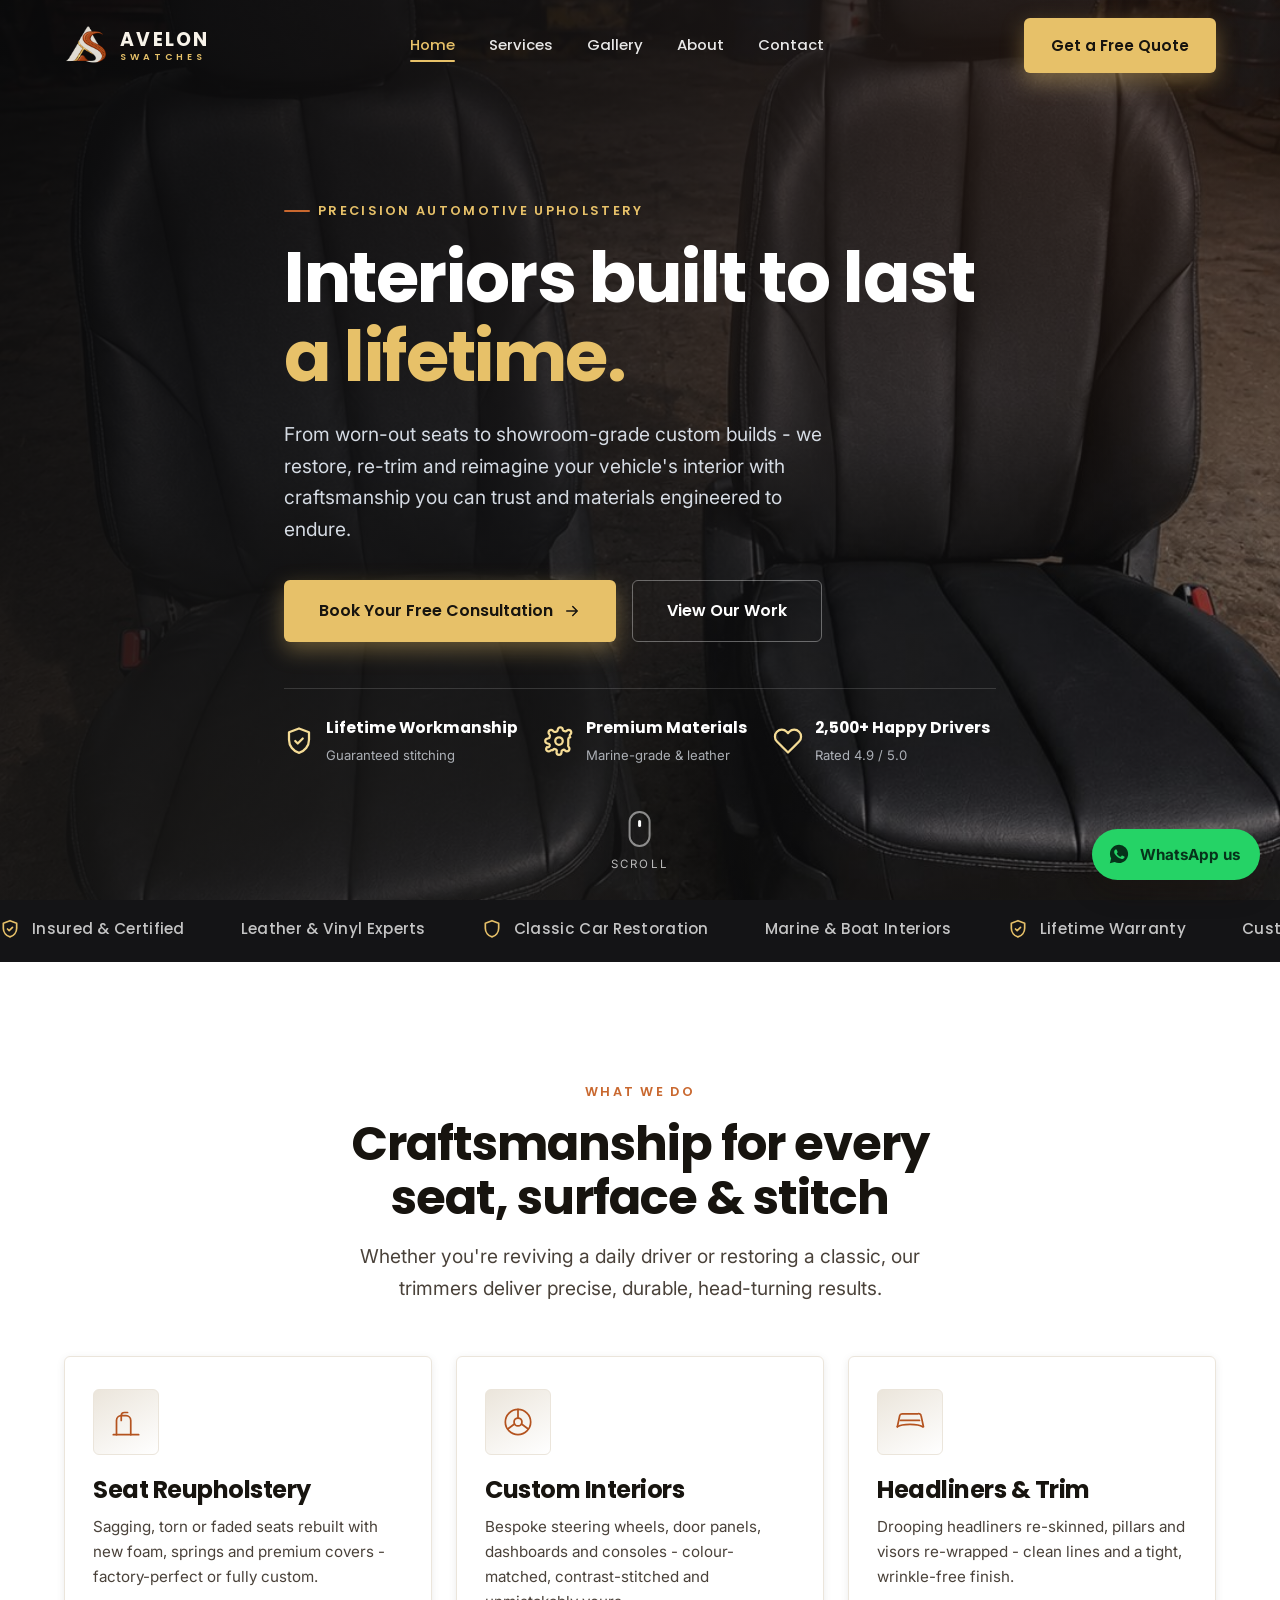
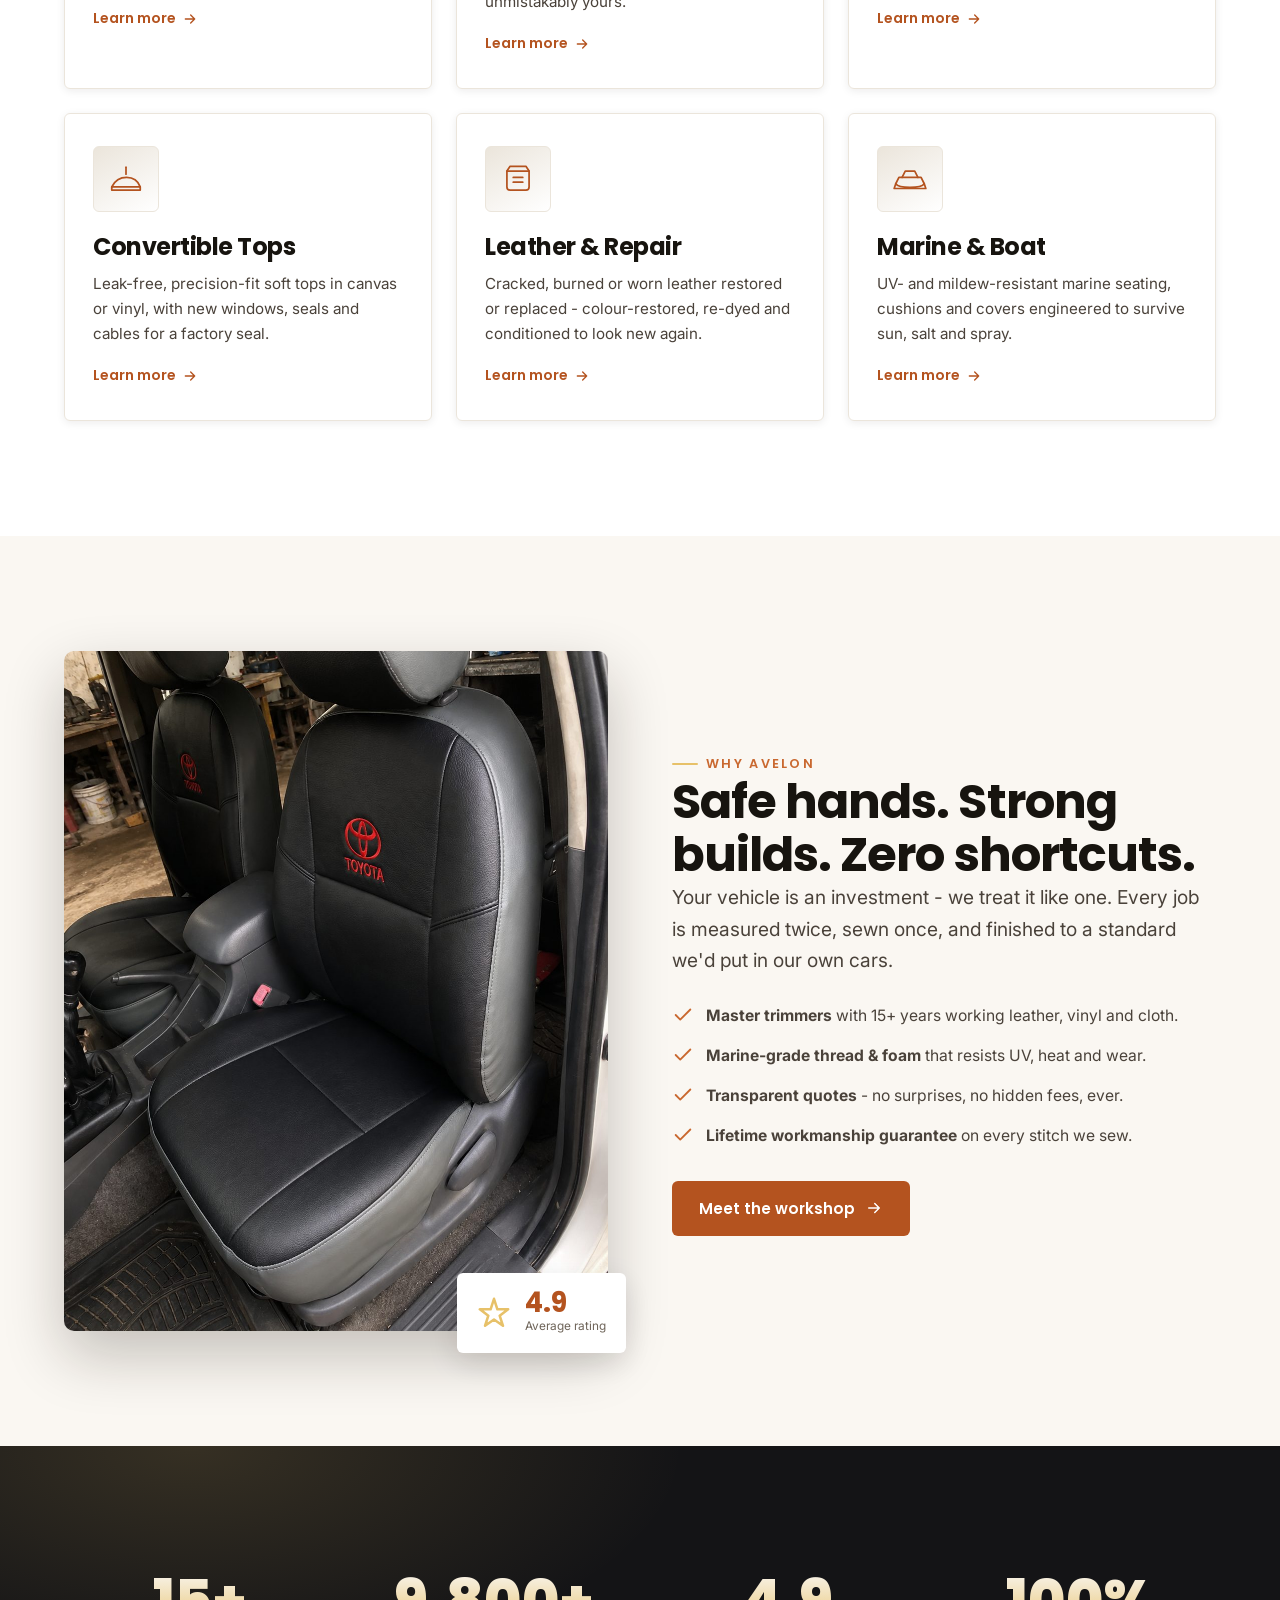
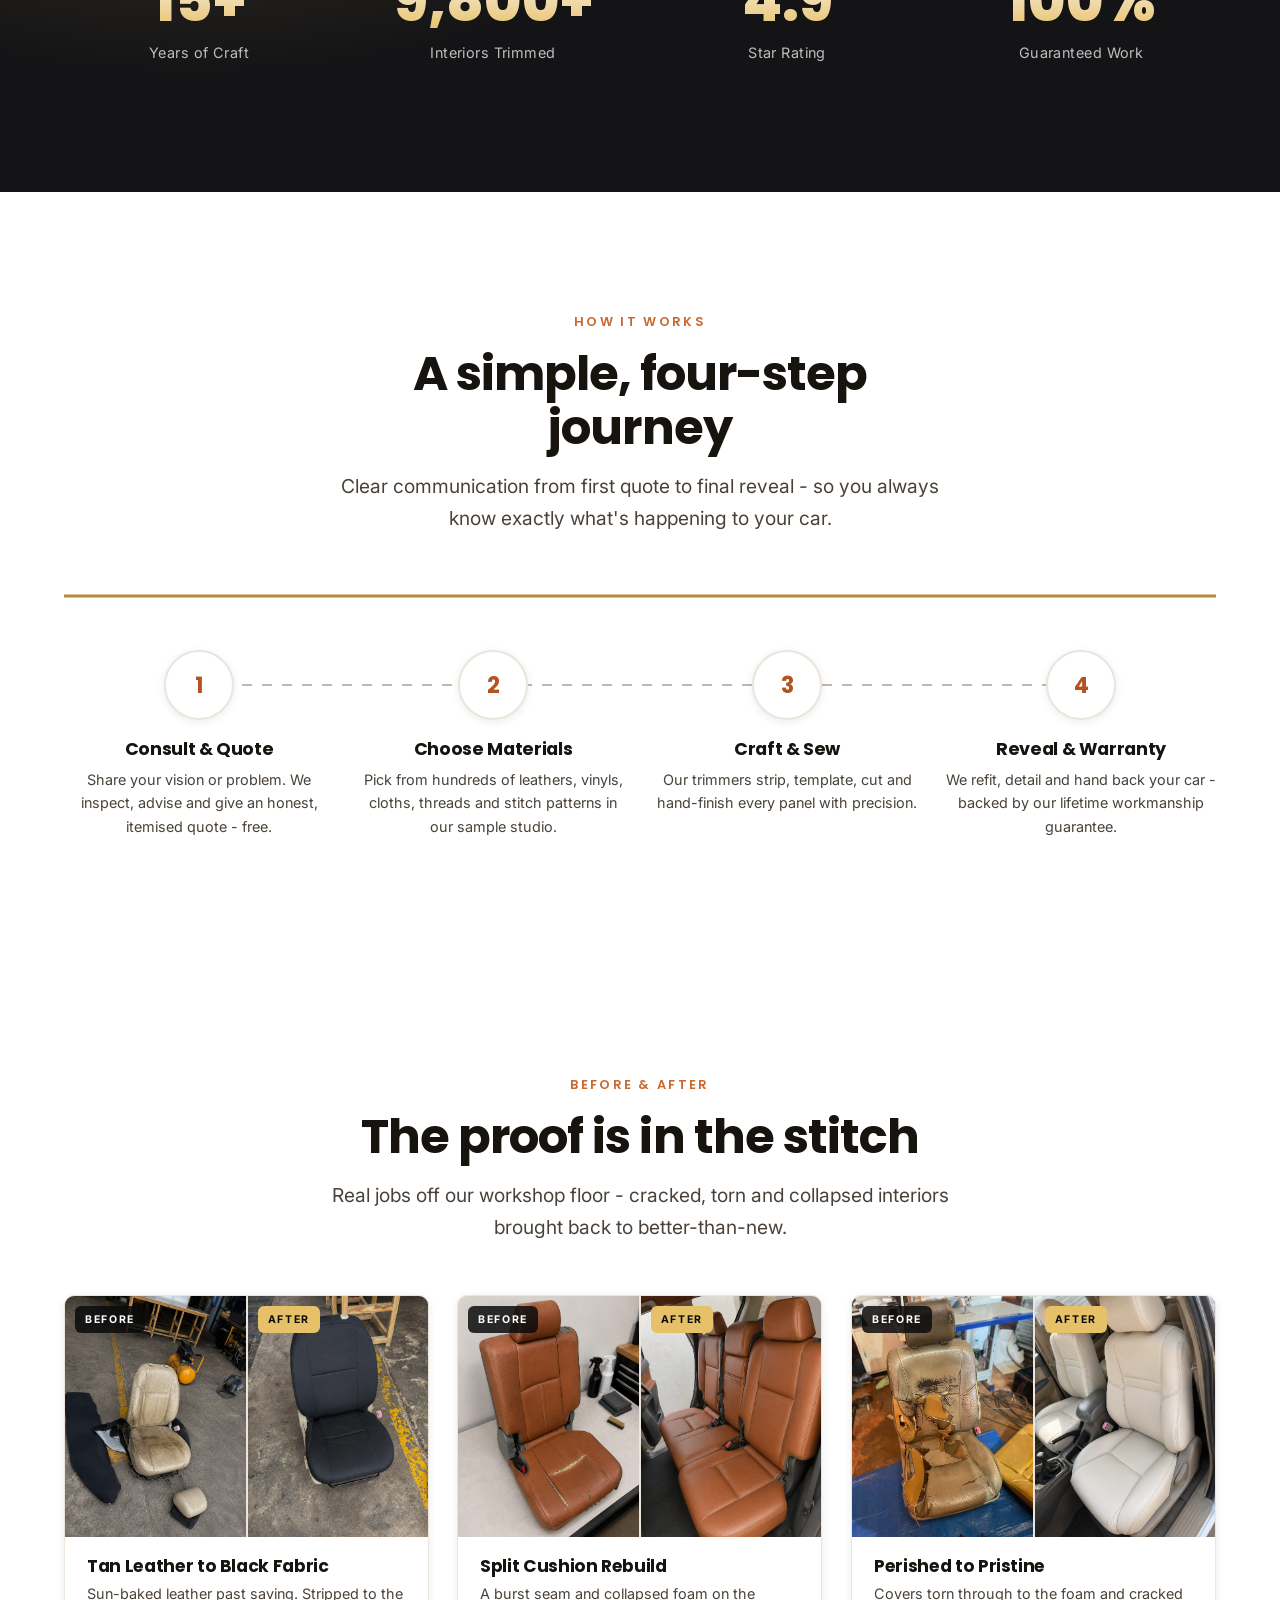
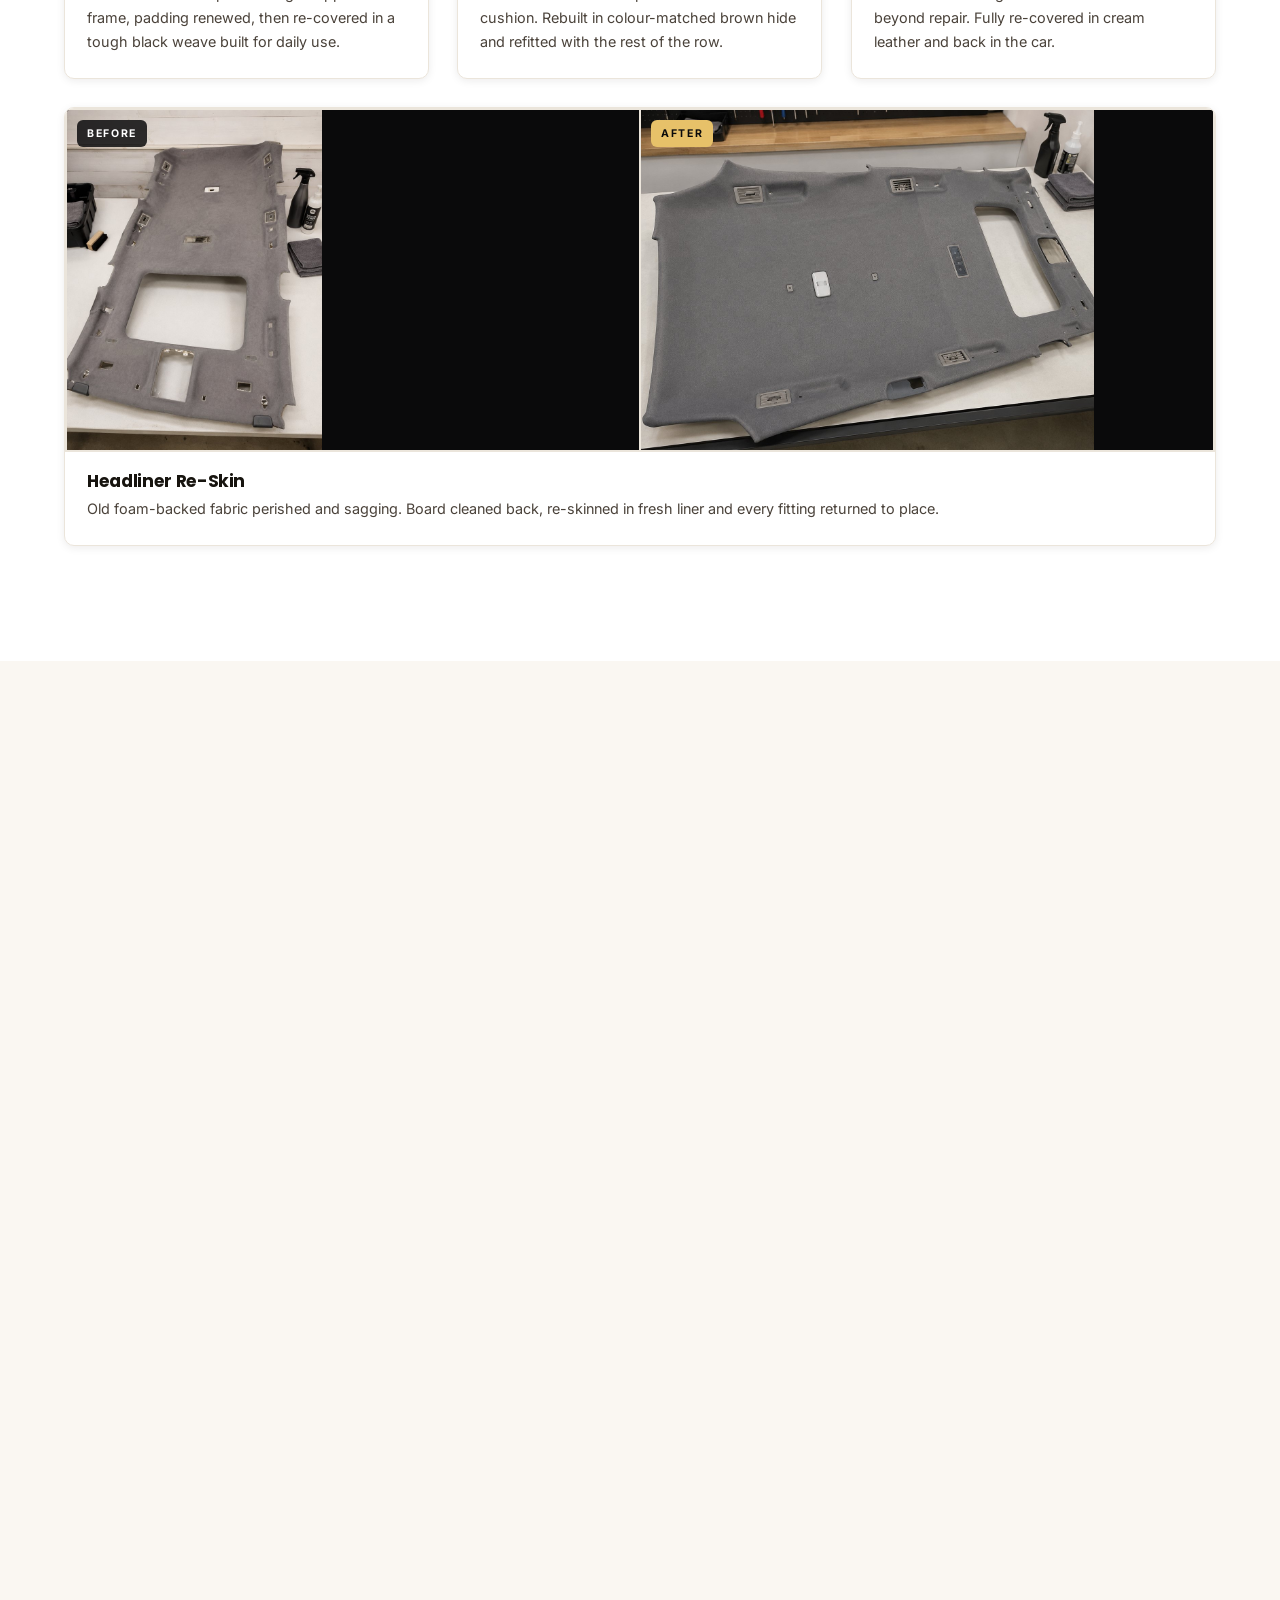
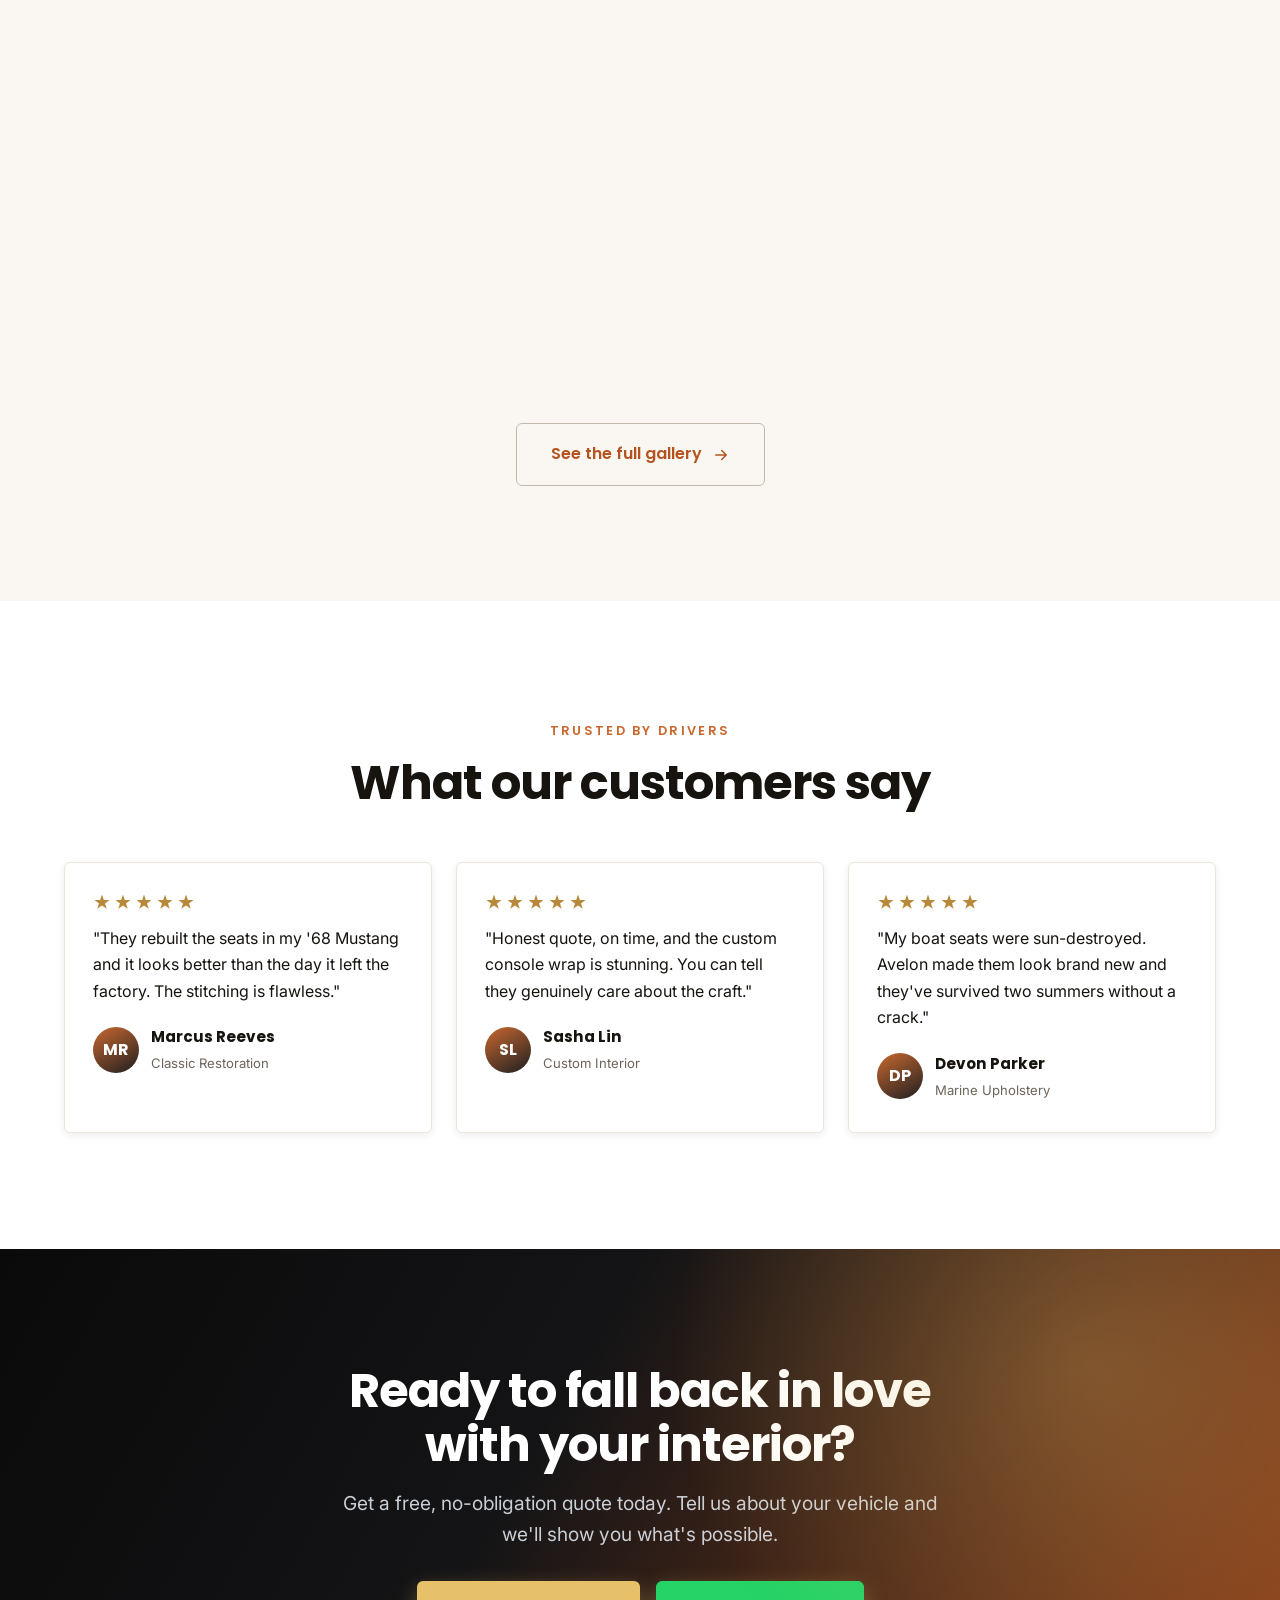
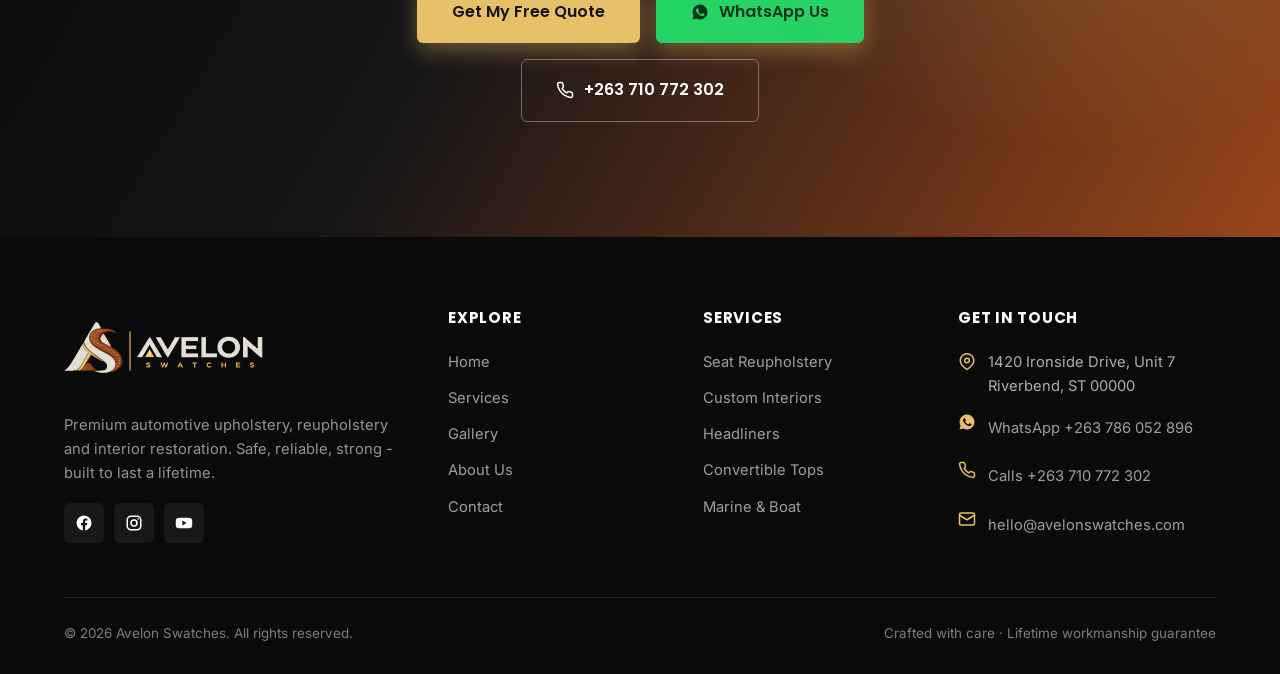
<file: index.html>
<!DOCTYPE html>
<html lang="en">
<head>
<meta charset="UTF-8" />
<meta name="viewport" content="width=device-width, initial-scale=1.0" />
<title>Avelon Swatches - Custom Interiors, Reupholstery & Restoration</title>
<meta name="description" content="Avelon Swatches crafts premium custom car interiors, seat reupholstery, headliners, convertible tops and full restorations. Trusted, reliable, built to last." />
<link rel="preconnect" href="https://fonts.googleapis.com" />
<link rel="preconnect" href="https://fonts.gstatic.com" crossorigin />
<link href="https://fonts.googleapis.com/css2?family=Poppins:wght@500;600;700;800&family=Inter:wght@400;500;600&display=swap" rel="stylesheet" />
<link rel="icon" href="favicon.ico" sizes="any" />
<link rel="icon" type="image/png" sizes="32x32" href="assets/img/favicon-32.png" />
<link rel="icon" type="image/png" sizes="16x16" href="assets/img/favicon-16.png" />
<link rel="apple-touch-icon" href="assets/img/apple-touch-icon.png" />
<meta name="theme-color" content="#141416" />
<link rel="stylesheet" href="assets/css/style.css" />
<script>document.documentElement.classList.add('js');</script>
</head>
<body>

<!-- ===================== HEADER ===================== -->
<header class="site-header">
  <div class="container nav">
    <a href="index.html" class="brand" aria-label="Avelon Swatches home">
      <span class="brand-mark">
        <img class="mark-light" src="assets/img/logo-mark-light.png" alt="" width="44" height="44" decoding="async" />
        <img class="mark-dark" src="assets/img/logo-mark.png" alt="" width="44" height="44" decoding="async" />
      </span>
      <span>Avelon<small>Swatches</small></span>
    </a>
    <nav class="nav-links" aria-label="Primary">
      <a href="index.html" class="active">Home</a>
      <a href="services.html">Services</a>
      <a href="gallery.html">Gallery</a>
      <a href="about.html">About</a>
      <a href="contact.html">Contact</a>
    </nav>
    <div class="nav-cta">
      <a href="contact.html" class="btn btn--accent">Get a Free Quote</a>
      <button class="nav-toggle" aria-label="Toggle menu" aria-expanded="false"><span></span><span></span><span></span></button>
    </div>
  </div>
</header>

<!-- ===================== HERO ===================== -->
<section class="hero">
  <div class="hero-media">
    <video autoplay muted loop playsinline poster="assets/img/seats-black-pair.jpg">
      <source src="assets/video/hero-interior.mp4" type="video/mp4" />
    </video>
  </div>
  <div class="hero-overlay"></div>
  <div class="container hero-inner">
    <span class="eyebrow fade-up">Precision Automotive Upholstery</span>
    <h1>
      <span class="word">Interiors</span> <span class="word">built</span> <span class="word">to</span> <span class="word">last</span> <span class="word text-accent">a&nbsp;lifetime.</span>
    </h1>
    <p class="lead fade-up">From worn-out seats to showroom-grade custom builds - we restore, re-trim and reimagine your vehicle's interior with craftsmanship you can trust and materials engineered to endure.</p>
    <div class="hero-cta fade-up">
      <a href="contact.html" class="btn btn--accent btn--lg">Book Your Free Consultation
        <svg viewBox="0 0 24 24" fill="none" stroke="currentColor" stroke-width="2" stroke-linecap="round" stroke-linejoin="round"><path d="M5 12h14M13 6l6 6-6 6"/></svg>
      </a>
      <a href="gallery.html" class="btn btn--ghost btn--lg">View Our Work</a>
    </div>
    <div class="hero-badges fade-up">
      <div class="hero-badge">
        <svg viewBox="0 0 24 24" fill="none" stroke="currentColor" stroke-width="1.8" stroke-linecap="round" stroke-linejoin="round"><path d="M12 2l8 3v6c0 5-3.4 9.2-8 10.5C7.4 20.2 4 16 4 11V5l8-3z"/><path d="M9 12l2 2 4-4"/></svg>
        <div><b>Lifetime Workmanship</b><span>Guaranteed stitching</span></div>
      </div>
      <div class="hero-badge">
        <svg viewBox="0 0 24 24" fill="none" stroke="currentColor" stroke-width="1.8" stroke-linecap="round" stroke-linejoin="round"><path d="M12 15a3 3 0 100-6 3 3 0 000 6z"/><path d="M19.4 15a1.65 1.65 0 00.33 1.82l.06.06a2 2 0 11-2.83 2.83l-.06-.06a1.65 1.65 0 00-2.9 1.32V21a2 2 0 11-4 0v-.09A1.65 1.65 0 007 19.4a1.65 1.65 0 00-1.82.33l-.06.06a2 2 0 11-2.83-2.83l.06-.06A1.65 1.65 0 004.6 15a1.65 1.65 0 00-1.51-1H3a2 2 0 110-4h.09A1.65 1.65 0 004.6 8.4a1.65 1.65 0 00-.33-1.82l-.06-.06a2 2 0 112.83-2.83l.06.06A1.65 1.65 0 009 4.6h.09A1.65 1.65 0 0011 3.09V3a2 2 0 114 0v.09a1.65 1.65 0 001.51 1 1.65 1.65 0 001.82-.33l.06-.06a2 2 0 112.83 2.83l-.06.06A1.65 1.65 0 0021 9v.09a1.65 1.65 0 00-1.6 1.51V11z"/></svg>
        <div><b>Premium Materials</b><span>Marine-grade &amp; leather</span></div>
      </div>
      <div class="hero-badge">
        <svg viewBox="0 0 24 24" fill="none" stroke="currentColor" stroke-width="1.8" stroke-linecap="round" stroke-linejoin="round"><path d="M20.84 4.61a5.5 5.5 0 00-7.78 0L12 5.67l-1.06-1.06a5.5 5.5 0 10-7.78 7.78L12 21.23l8.84-8.84a5.5 5.5 0 000-7.78z"/></svg>
        <div><b>2,500+ Happy Drivers</b><span>Rated 4.9 / 5.0</span></div>
      </div>
    </div>
  </div>
  <div class="scroll-hint"><span class="mouse"></span>Scroll</div>
</section>

<!-- ===================== TRUST MARQUEE ===================== -->
<div class="marquee" aria-hidden="true">
  <div class="marquee-track">
    <span class="marquee-item"><svg viewBox="0 0 24 24" fill="none" stroke="currentColor" stroke-width="2" stroke-linecap="round" stroke-linejoin="round"><path d="M12 2l8 3v6c0 5-3.4 9.2-8 10.5C7.4 20.2 4 16 4 11V5l8-3z"/><path d="M9 12l2 2 4-4"/></svg>Insured &amp; Certified</span>
    <span class="marquee-item">Leather &amp; Vinyl Experts</span>
    <span class="marquee-item"><svg viewBox="0 0 24 24" fill="none" stroke="currentColor" stroke-width="2" stroke-linecap="round" stroke-linejoin="round"><path d="M12 2l8 3v6c0 5-3.4 9.2-8 10.5C7.4 20.2 4 16 4 11V5l8-3z"/></svg>Classic Car Restoration</span>
    <span class="marquee-item">Marine &amp; Boat Interiors</span>
    <span class="marquee-item"><svg viewBox="0 0 24 24" fill="none" stroke="currentColor" stroke-width="2" stroke-linecap="round" stroke-linejoin="round"><path d="M12 2l8 3v6c0 5-3.4 9.2-8 10.5C7.4 20.2 4 16 4 11V5l8-3z"/><path d="M9 12l2 2 4-4"/></svg>Lifetime Warranty</span>
    <span class="marquee-item">Custom Embroidery</span>
    <!-- duplicate for seamless loop -->
    <span class="marquee-item"><svg viewBox="0 0 24 24" fill="none" stroke="currentColor" stroke-width="2" stroke-linecap="round" stroke-linejoin="round"><path d="M12 2l8 3v6c0 5-3.4 9.2-8 10.5C7.4 20.2 4 16 4 11V5l8-3z"/><path d="M9 12l2 2 4-4"/></svg>Insured &amp; Certified</span>
    <span class="marquee-item">Leather &amp; Vinyl Experts</span>
    <span class="marquee-item"><svg viewBox="0 0 24 24" fill="none" stroke="currentColor" stroke-width="2" stroke-linecap="round" stroke-linejoin="round"><path d="M12 2l8 3v6c0 5-3.4 9.2-8 10.5C7.4 20.2 4 16 4 11V5l8-3z"/></svg>Classic Car Restoration</span>
    <span class="marquee-item">Marine &amp; Boat Interiors</span>
    <span class="marquee-item"><svg viewBox="0 0 24 24" fill="none" stroke="currentColor" stroke-width="2" stroke-linecap="round" stroke-linejoin="round"><path d="M12 2l8 3v6c0 5-3.4 9.2-8 10.5C7.4 20.2 4 16 4 11V5l8-3z"/><path d="M9 12l2 2 4-4"/></svg>Lifetime Warranty</span>
    <span class="marquee-item">Custom Embroidery</span>
  </div>
</div>

<!-- ===================== SERVICES ===================== -->
<section class="section-pad" id="services">
  <div class="container">
    <div class="sec-head center reveal">
      <span class="eyebrow center">What We Do</span>
      <h2>Craftsmanship for every seat, surface &amp; stitch</h2>
      <p class="lead">Whether you're reviving a daily driver or restoring a classic, our trimmers deliver precise, durable, head-turning results.</p>
    </div>
    <div class="grid grid-3">

      <article class="service-card reveal d1">
        <div class="service-icon">
          <svg class="draw" viewBox="0 0 48 48" fill="none" stroke="currentColor" stroke-width="2.2" stroke-linecap="round" stroke-linejoin="round">
            <path d="M12 40V22a6 6 0 016-6h6a6 6 0 016 6v18"/>
            <path d="M8 40h32"/>
            <path d="M18 22v-6a4 4 0 014-4h4"/>
          </svg>
        </div>
        <h3>Seat Reupholstery</h3>
        <p>Sagging, torn or faded seats rebuilt with new foam, springs and premium covers - factory-perfect or fully custom.</p>
        <a href="services.html" class="more">Learn more <svg viewBox="0 0 24 24" fill="none" stroke="currentColor" stroke-width="2" stroke-linecap="round" stroke-linejoin="round"><path d="M5 12h14M13 6l6 6-6 6"/></svg></a>
      </article>

      <article class="service-card reveal d2">
        <div class="service-icon">
          <svg class="draw" viewBox="0 0 48 48" fill="none" stroke="currentColor" stroke-width="2.2" stroke-linecap="round" stroke-linejoin="round">
            <circle cx="24" cy="24" r="16"/>
            <circle cx="24" cy="24" r="5"/>
            <path d="M24 19V8M28.5 26.5l8 6M19.5 26.5l-8 6"/>
          </svg>
        </div>
        <h3>Custom Interiors</h3>
        <p>Bespoke steering wheels, door panels, dashboards and consoles - colour-matched, contrast-stitched and unmistakably yours.</p>
        <a href="services.html" class="more">Learn more <svg viewBox="0 0 24 24" fill="none" stroke="currentColor" stroke-width="2" stroke-linecap="round" stroke-linejoin="round"><path d="M5 12h14M13 6l6 6-6 6"/></svg></a>
      </article>

      <article class="service-card reveal d3">
        <div class="service-icon">
          <svg class="draw" viewBox="0 0 48 48" fill="none" stroke="currentColor" stroke-width="2.2" stroke-linecap="round" stroke-linejoin="round">
            <path d="M8 30c6-4 26-4 32 0"/>
            <path d="M8 30l3-14a3 3 0 013-2.4h20A3 3 0 0138 16l3 14"/>
            <path d="M12 22h24" stroke-dasharray="3 3"/>
          </svg>
        </div>
        <h3>Headliners &amp; Trim</h3>
        <p>Drooping headliners re-skinned, pillars and visors re-wrapped - clean lines and a tight, wrinkle-free finish.</p>
        <a href="services.html" class="more">Learn more <svg viewBox="0 0 24 24" fill="none" stroke="currentColor" stroke-width="2" stroke-linecap="round" stroke-linejoin="round"><path d="M5 12h14M13 6l6 6-6 6"/></svg></a>
      </article>

      <article class="service-card reveal d1">
        <div class="service-icon">
          <svg class="draw" viewBox="0 0 48 48" fill="none" stroke="currentColor" stroke-width="2.2" stroke-linecap="round" stroke-linejoin="round">
            <path d="M6 34c8-16 30-16 36 0"/>
            <path d="M6 34h36v4H6z"/>
            <path d="M24 18V9"/>
          </svg>
        </div>
        <h3>Convertible Tops</h3>
        <p>Leak-free, precision-fit soft tops in canvas or vinyl, with new windows, seals and cables for a factory seal.</p>
        <a href="services.html" class="more">Learn more <svg viewBox="0 0 24 24" fill="none" stroke="currentColor" stroke-width="2" stroke-linecap="round" stroke-linejoin="round"><path d="M5 12h14M13 6l6 6-6 6"/></svg></a>
      </article>

      <article class="service-card reveal d2">
        <div class="service-icon">
          <svg class="draw" viewBox="0 0 48 48" fill="none" stroke="currentColor" stroke-width="2.2" stroke-linecap="round" stroke-linejoin="round">
            <path d="M10 14h28v20a4 4 0 01-4 4H14a4 4 0 01-4-4V14z"/>
            <path d="M10 14l4-6h20l4 6"/>
            <path d="M18 22h12" stroke-dasharray="3 3"/><path d="M18 28h12" stroke-dasharray="3 3"/>
          </svg>
        </div>
        <h3>Leather &amp; Repair</h3>
        <p>Cracked, burned or worn leather restored or replaced - colour-restored, re-dyed and conditioned to look new again.</p>
        <a href="services.html" class="more">Learn more <svg viewBox="0 0 24 24" fill="none" stroke="currentColor" stroke-width="2" stroke-linecap="round" stroke-linejoin="round"><path d="M5 12h14M13 6l6 6-6 6"/></svg></a>
      </article>

      <article class="service-card reveal d3">
        <div class="service-icon">
          <svg class="draw" viewBox="0 0 48 48" fill="none" stroke="currentColor" stroke-width="2.2" stroke-linecap="round" stroke-linejoin="round">
            <path d="M6 30c4 6 32 6 36 0l-4-8H10l-4 8z"/>
            <path d="M14 22l4-8h12l4 8"/>
            <path d="M6 30l-2 6h40l-2-6"/>
          </svg>
        </div>
        <h3>Marine &amp; Boat</h3>
        <p>UV- and mildew-resistant marine seating, cushions and covers engineered to survive sun, salt and spray.</p>
        <a href="services.html" class="more">Learn more <svg viewBox="0 0 24 24" fill="none" stroke="currentColor" stroke-width="2" stroke-linecap="round" stroke-linejoin="round"><path d="M5 12h14M13 6l6 6-6 6"/></svg></a>
      </article>

    </div>
  </div>
</section>

<!-- ===================== WHY US (split) ===================== -->
<section class="section-pad" style="background:var(--paper)">
  <div class="container">
    <div class="split">
      <div class="split-media reveal">
        <div class="media-frame">
          <video autoplay muted loop playsinline poster="assets/img/seat-toyota-fitted.jpg">
            <source src="assets/video/dashboard.mp4" type="video/mp4" />
          </video>
        </div>
        <div class="badge-float br float-y">
          <svg viewBox="0 0 24 24" fill="none" stroke="currentColor" stroke-width="1.8" stroke-linecap="round" stroke-linejoin="round"><path d="M12 2l2.4 7.4H22l-6 4.5 2.3 7.1L12 16.6 5.7 21l2.3-7.1-6-4.5h7.6z"/></svg>
          <div><span class="num">4.9</span><small>Average rating</small></div>
        </div>
      </div>
      <div class="split-body reveal d1">
        <span class="eyebrow">Why Avelon</span>
        <h2>Safe hands. Strong builds. Zero shortcuts.</h2>
        <p class="lead">Your vehicle is an investment - we treat it like one. Every job is measured twice, sewn once, and finished to a standard we'd put in our own cars.</p>
        <ul class="check-list">
          <li><svg viewBox="0 0 24 24" fill="none" stroke="currentColor" stroke-width="2" stroke-linecap="round" stroke-linejoin="round"><path d="M20 6L9 17l-5-5"/></svg><span><b>Master trimmers</b> with 15+ years working leather, vinyl and cloth.</span></li>
          <li><svg viewBox="0 0 24 24" fill="none" stroke="currentColor" stroke-width="2" stroke-linecap="round" stroke-linejoin="round"><path d="M20 6L9 17l-5-5"/></svg><span><b>Marine-grade thread &amp; foam</b> that resists UV, heat and wear.</span></li>
          <li><svg viewBox="0 0 24 24" fill="none" stroke="currentColor" stroke-width="2" stroke-linecap="round" stroke-linejoin="round"><path d="M20 6L9 17l-5-5"/></svg><span><b>Transparent quotes</b> - no surprises, no hidden fees, ever.</span></li>
          <li><svg viewBox="0 0 24 24" fill="none" stroke="currentColor" stroke-width="2" stroke-linecap="round" stroke-linejoin="round"><path d="M20 6L9 17l-5-5"/></svg><span><b>Lifetime workmanship guarantee</b> on every stitch we sew.</span></li>
        </ul>
        <a href="about.html" class="btn">Meet the workshop
          <svg viewBox="0 0 24 24" fill="none" stroke="currentColor" stroke-width="2" stroke-linecap="round" stroke-linejoin="round"><path d="M5 12h14M13 6l6 6-6 6"/></svg>
        </a>
      </div>
    </div>
  </div>
</section>

<!-- ===================== STATS BAND ===================== -->
<section class="stats-band section-pad">
  <div class="container">
    <div class="stats-grid">
      <div class="stat reveal"><div class="num" data-count="15" data-suffix="+">0</div><div class="label">Years of Craft</div></div>
      <div class="stat reveal d1"><div class="num" data-count="9800" data-suffix="+">0</div><div class="label">Interiors Trimmed</div></div>
      <div class="stat reveal d2"><div class="num" data-count="4.9" data-prefix="">0</div><div class="label">Star Rating</div></div>
      <div class="stat reveal d3"><div class="num" data-count="100" data-suffix="%">0</div><div class="label">Guaranteed Work</div></div>
    </div>
  </div>
</section>

<!-- ===================== PROCESS ===================== -->
<section class="section-pad">
  <div class="container">
    <div class="sec-head center reveal">
      <span class="eyebrow center">How It Works</span>
      <h2>A simple, four-step journey</h2>
      <p class="lead">Clear communication from first quote to final reveal - so you always know exactly what's happening to your car.</p>
    </div>
    <svg class="stitch-divider draw reveal" viewBox="0 0 1200 20" preserveAspectRatio="none" style="margin-bottom:44px"><line x1="0" y1="10" x2="1200" y2="10"/></svg>
    <div class="process">
      <div class="step reveal"><div class="step-num">1</div><h3>Consult &amp; Quote</h3><p>Share your vision or problem. We inspect, advise and give an honest, itemised quote - free.</p></div>
      <div class="step reveal d1"><div class="step-num">2</div><h3>Choose Materials</h3><p>Pick from hundreds of leathers, vinyls, cloths, threads and stitch patterns in our sample studio.</p></div>
      <div class="step reveal d2"><div class="step-num">3</div><h3>Craft &amp; Sew</h3><p>Our trimmers strip, template, cut and hand-finish every panel with precision.</p></div>
      <div class="step reveal d3"><div class="step-num">4</div><h3>Reveal &amp; Warranty</h3><p>We refit, detail and hand back your car - backed by our lifetime workmanship guarantee.</p></div>
    </div>
  </div>
</section>

<!-- ===================== GALLERY PREVIEW ===================== -->
<!-- ===================== BEFORE &amp; AFTER ===================== -->
<section class="section-pad" style="background:#fff">
  <div class="container">
    <div class="sec-head center reveal">
      <span class="eyebrow center">Before &amp; After</span>
      <h2>The proof is in the stitch</h2>
      <p class="lead">Real jobs off our workshop floor - cracked, torn and collapsed interiors brought back to better-than-new.</p>
    </div>
    <div class="ba-grid">
      <div class="ba-card reveal">
        <div class="ba-pair">
          <div class="ba-shot is-before"><span>Before</span><img src="assets/img/ba1-before-tan-seat.jpg" alt="Faded and cracked tan leather seat stripped out for rebuild" loading="lazy"></div>
          <div class="ba-shot is-after"><span>After</span><img src="assets/img/ba1-after-black-fabric.jpg" alt="The same seat rebuilt in hard-wearing black fabric" loading="lazy"></div>
        </div>
        <div class="ba-body"><h4>Tan Leather to Black Fabric</h4><p>Sun-baked leather past saving. Stripped to the frame, padding renewed, then re-covered in a tough black weave built for daily use.</p></div>
      </div>
      <div class="ba-card reveal d1">
        <div class="ba-pair">
          <div class="ba-shot is-before"><span>Before</span><img src="assets/img/ba2-before-brown-torn.jpg" alt="Brown leather seat cushion split open along the seam" loading="lazy"></div>
          <div class="ba-shot is-after"><span>After</span><img src="assets/img/ba2-after-brown-fitted.jpg" alt="Rebuilt brown leather rear bench refitted to the vehicle" loading="lazy"></div>
        </div>
        <div class="ba-body"><h4>Split Cushion Rebuild</h4><p>A burst seam and collapsed foam on the cushion. Rebuilt in colour-matched brown hide and refitted with the rest of the row.</p></div>
      </div>
      <div class="ba-card reveal d2">
        <div class="ba-pair">
          <div class="ba-shot is-before"><span>Before</span><img src="assets/img/ba4-before-perished-seat.jpg" alt="Perished seat with torn covers and exposed foam" loading="lazy"></div>
          <div class="ba-shot is-after"><span>After</span><img src="assets/img/ba4-after-cream-fitted.jpg" alt="Cream leather seats fitted back in the car" loading="lazy"></div>
        </div>
        <div class="ba-body"><h4>Perished to Pristine</h4><p>Covers torn through to the foam and cracked beyond repair. Fully re-covered in cream leather and back in the car.</p></div>
      </div>
      <div class="ba-card ba-card--wide reveal">
        <div class="ba-pair ba-pair--fit">
          <div class="ba-shot is-before"><span>Before</span><img src="assets/img/ba3-before-headliner.jpg" alt="Sagging headliner board stripped of its old fabric" loading="lazy"></div>
          <div class="ba-shot is-after"><span>After</span><img src="assets/img/ba3-after-headliner.jpg" alt="Headliner re-skinned and trim refitted" loading="lazy"></div>
        </div>
        <div class="ba-body"><h4>Headliner Re-Skin</h4><p>Old foam-backed fabric perished and sagging. Board cleaned back, re-skinned in fresh liner and every fitting returned to place.</p></div>
      </div>
    </div>
  </div>
</section>

<section class="section-pad" style="background:var(--paper)">
  <div class="container">
    <div class="sec-head center reveal">
      <span class="eyebrow center">Recent Work</span>
      <h2>Where worn-out becomes wow</h2>
    </div>
    <div class="gallery-grid masonry">
      <div class="g-item reveal"><img src="assets/img/seats-black-perforated.jpg" alt="Perforated black leather seat pair, fully rebuilt" loading="lazy"><div class="g-overlay"><span class="g-tag">Seat Rebuild</span><h4>Perforated Black Leather Pair</h4></div></div>
      <div class="g-item reveal d1"><img src="assets/img/seats-brown-pair.jpg" alt="Brown leather front seat pair after re-trim" loading="lazy"><div class="g-overlay"><span class="g-tag">Full Re-Trim</span><h4>Brown Leather Seat Pair</h4></div></div>
      <div class="g-item reveal d2"><img src="assets/img/after-orange-black-seat.jpg" alt="Custom orange and black two-tone seat build" loading="lazy"><div class="g-overlay"><span class="g-tag">Custom Build</span><h4>Orange &amp; Black Two-Tone</h4></div></div>
      <div class="g-item reveal d1"><img src="assets/img/seats-grey-pair.jpg" alt="Grey and black leather seat pair after rebuild" loading="lazy"><div class="g-overlay"><span class="g-tag">Seat Rebuild</span><h4>Grey Two-Tone Pair</h4></div></div>
      <div class="g-item reveal d2"><img src="assets/img/seat-toyota-fitted.jpg" alt="Toyota seat covers with embroidered logo, fitted" loading="lazy"><div class="g-overlay"><span class="g-tag">Fitted</span><h4>Embroidered Toyota Set</h4></div></div>
      <div class="g-item reveal d3"><img src="assets/img/door-panel-beige.jpg" alt="Beige leather door panel refitted to a Prado" loading="lazy"><div class="g-overlay"><span class="g-tag">Door Trim</span><h4>Beige Door Panel Refit</h4></div></div>
    </div>

    <div class="text-center" style="margin-top:36px">
      <a href="gallery.html" class="btn btn--outline btn--lg">See the full gallery
        <svg viewBox="0 0 24 24" fill="none" stroke="currentColor" stroke-width="2" stroke-linecap="round" stroke-linejoin="round"><path d="M5 12h14M13 6l6 6-6 6"/></svg>
      </a>
    </div>
  </div>
</section>

<!-- ===================== TESTIMONIALS ===================== -->
<section class="section-pad">
  <div class="container">
    <div class="sec-head center reveal">
      <span class="eyebrow center">Trusted by Drivers</span>
      <h2>What our customers say</h2>
    </div>
    <div class="testi-grid">
      <div class="testi reveal">
        <div class="stars">
          <svg viewBox="0 0 24 24" fill="currentColor"><path d="M12 2l2.4 7.4H22l-6 4.5 2.3 7.1L12 16.6 5.7 21l2.3-7.1-6-4.5h7.6z"/></svg>
          <svg viewBox="0 0 24 24" fill="currentColor"><path d="M12 2l2.4 7.4H22l-6 4.5 2.3 7.1L12 16.6 5.7 21l2.3-7.1-6-4.5h7.6z"/></svg>
          <svg viewBox="0 0 24 24" fill="currentColor"><path d="M12 2l2.4 7.4H22l-6 4.5 2.3 7.1L12 16.6 5.7 21l2.3-7.1-6-4.5h7.6z"/></svg>
          <svg viewBox="0 0 24 24" fill="currentColor"><path d="M12 2l2.4 7.4H22l-6 4.5 2.3 7.1L12 16.6 5.7 21l2.3-7.1-6-4.5h7.6z"/></svg>
          <svg viewBox="0 0 24 24" fill="currentColor"><path d="M12 2l2.4 7.4H22l-6 4.5 2.3 7.1L12 16.6 5.7 21l2.3-7.1-6-4.5h7.6z"/></svg>
        </div>
        <p>"They rebuilt the seats in my '68 Mustang and it looks better than the day it left the factory. The stitching is flawless."</p>
        <div class="who"><div class="avatar">MR</div><div><b>Marcus Reeves</b><span>Classic Restoration</span></div></div>
      </div>
      <div class="testi reveal d1">
        <div class="stars">
          <svg viewBox="0 0 24 24" fill="currentColor"><path d="M12 2l2.4 7.4H22l-6 4.5 2.3 7.1L12 16.6 5.7 21l2.3-7.1-6-4.5h7.6z"/></svg>
          <svg viewBox="0 0 24 24" fill="currentColor"><path d="M12 2l2.4 7.4H22l-6 4.5 2.3 7.1L12 16.6 5.7 21l2.3-7.1-6-4.5h7.6z"/></svg>
          <svg viewBox="0 0 24 24" fill="currentColor"><path d="M12 2l2.4 7.4H22l-6 4.5 2.3 7.1L12 16.6 5.7 21l2.3-7.1-6-4.5h7.6z"/></svg>
          <svg viewBox="0 0 24 24" fill="currentColor"><path d="M12 2l2.4 7.4H22l-6 4.5 2.3 7.1L12 16.6 5.7 21l2.3-7.1-6-4.5h7.6z"/></svg>
          <svg viewBox="0 0 24 24" fill="currentColor"><path d="M12 2l2.4 7.4H22l-6 4.5 2.3 7.1L12 16.6 5.7 21l2.3-7.1-6-4.5h7.6z"/></svg>
        </div>
        <p>"Honest quote, on time, and the custom console wrap is stunning. You can tell they genuinely care about the craft."</p>
        <div class="who"><div class="avatar">SL</div><div><b>Sasha Lin</b><span>Custom Interior</span></div></div>
      </div>
      <div class="testi reveal d2">
        <div class="stars">
          <svg viewBox="0 0 24 24" fill="currentColor"><path d="M12 2l2.4 7.4H22l-6 4.5 2.3 7.1L12 16.6 5.7 21l2.3-7.1-6-4.5h7.6z"/></svg>
          <svg viewBox="0 0 24 24" fill="currentColor"><path d="M12 2l2.4 7.4H22l-6 4.5 2.3 7.1L12 16.6 5.7 21l2.3-7.1-6-4.5h7.6z"/></svg>
          <svg viewBox="0 0 24 24" fill="currentColor"><path d="M12 2l2.4 7.4H22l-6 4.5 2.3 7.1L12 16.6 5.7 21l2.3-7.1-6-4.5h7.6z"/></svg>
          <svg viewBox="0 0 24 24" fill="currentColor"><path d="M12 2l2.4 7.4H22l-6 4.5 2.3 7.1L12 16.6 5.7 21l2.3-7.1-6-4.5h7.6z"/></svg>
          <svg viewBox="0 0 24 24" fill="currentColor"><path d="M12 2l2.4 7.4H22l-6 4.5 2.3 7.1L12 16.6 5.7 21l2.3-7.1-6-4.5h7.6z"/></svg>
        </div>
        <p>"My boat seats were sun-destroyed. Avelon made them look brand new and they've survived two summers without a crack."</p>
        <div class="who"><div class="avatar">DP</div><div><b>Devon Parker</b><span>Marine Upholstery</span></div></div>
      </div>
    </div>
  </div>
</section>

<!-- ===================== CTA ===================== -->
<section class="cta-band section-pad">
  <div class="container cta-inner reveal">
    <h2>Ready to fall back in love with your interior?</h2>
    <p class="lead">Get a free, no-obligation quote today. Tell us about your vehicle and we'll show you what's possible.</p>
    <div class="cta-actions">
      <a href="contact.html" class="btn btn--accent btn--lg">Get My Free Quote</a>
      <a href="https://wa.me/263786052896" target="_blank" rel="noopener" class="btn btn--accent btn--lg" style="background:#25d366;border-color:#25d366;color:#06331a">
        <svg viewBox="0 0 24 24" fill="currentColor" aria-hidden="true"><path d="M12.04 2C6.58 2 2.13 6.45 2.13 11.91c0 1.75.46 3.45 1.32 4.95L2 22l5.25-1.38a9.9 9.9 0 004.79 1.22h.01c5.46 0 9.9-4.45 9.9-9.91 0-2.65-1.03-5.14-2.9-7.01A9.82 9.82 0 0012.04 2zm5.8 14.06c-.24.68-1.42 1.31-1.96 1.36-.5.05-.98.23-3.3-.69-2.78-1.1-4.55-3.94-4.69-4.13-.14-.18-1.13-1.5-1.13-2.87 0-1.36.71-2.03.96-2.31.25-.28.55-.35.73-.35.18 0 .37 0 .53.01.17.01.4-.06.62.48.24.57.8 1.96.87 2.1.07.14.12.31.02.49-.09.18-.14.29-.28.45-.14.16-.29.35-.42.47-.14.14-.28.29-.12.57.16.28.72 1.19 1.55 1.93 1.07.95 1.97 1.25 2.25 1.39.28.14.44.12.6-.07.17-.19.7-.81.88-1.09.18-.28.37-.23.62-.14.25.09 1.6.75 1.87.89.28.14.46.21.53.32.07.12.07.66-.17 1.34z"/></svg>
        WhatsApp Us
      </a>
      <a href="tel:+263710772302" class="btn btn--ghost btn--lg">
        <svg viewBox="0 0 24 24" fill="none" stroke="currentColor" stroke-width="2" stroke-linecap="round" stroke-linejoin="round"><path d="M22 16.9v3a2 2 0 01-2.2 2 19.8 19.8 0 01-8.6-3.1 19.5 19.5 0 01-6-6 19.8 19.8 0 01-3.1-8.7A2 2 0 014.1 2h3a2 2 0 012 1.7c.1.9.4 1.8.7 2.7a2 2 0 01-.5 2.1L8.1 9.9a16 16 0 006 6l1.4-1.2a2 2 0 012.1-.5c.9.3 1.8.6 2.7.7a2 2 0 011.7 2z"/></svg>
        +263 710 772 302
      </a>
    </div>
  </div>
</section>

<!-- ===================== FOOTER ===================== -->
<footer class="site-footer">
  <div class="container">
    <div class="footer-grid">
      <div class="footer-col">
        <a href="index.html" class="brand-lockup" aria-label="Avelon Swatches home">
          <img src="assets/img/logo-full-light.png" alt="Avelon Swatches" width="1400" height="521" />
        </a>
        <p>Premium automotive upholstery, reupholstery and interior restoration. Safe, reliable, strong - built to last a lifetime.</p>
        <div class="socials">
          <a href="#" aria-label="Facebook"><svg viewBox="0 0 24 24" fill="currentColor"><path d="M22 12a10 10 0 10-11.6 9.9v-7H7.9V12h2.5V9.8c0-2.5 1.5-3.9 3.8-3.9 1.1 0 2.2.2 2.2.2v2.5h-1.3c-1.2 0-1.6.8-1.6 1.6V12h2.8l-.4 2.9h-2.3v7A10 10 0 0022 12z"/></svg></a>
          <a href="#" aria-label="Instagram"><svg viewBox="0 0 24 24" fill="none" stroke="currentColor" stroke-width="2"><rect x="3" y="3" width="18" height="18" rx="5"/><circle cx="12" cy="12" r="4"/><circle cx="17.5" cy="6.5" r="1" fill="currentColor" stroke="none"/></svg></a>
          <a href="#" aria-label="YouTube"><svg viewBox="0 0 24 24" fill="currentColor"><path d="M23 12s0-3.2-.4-4.7a2.5 2.5 0 00-1.8-1.8C19.3 5 12 5 12 5s-7.3 0-8.8.5A2.5 2.5 0 001.4 7.3C1 8.8 1 12 1 12s0 3.2.4 4.7a2.5 2.5 0 001.8 1.8C4.7 19 12 19 12 19s7.3 0 8.8-.5a2.5 2.5 0 001.8-1.8C23 15.2 23 12 23 12zM9.8 15.3V8.7l5.7 3.3-5.7 3.3z"/></svg></a>
        </div>
      </div>
      <div class="footer-col">
        <h4>Explore</h4>
        <a href="index.html">Home</a>
        <a href="services.html">Services</a>
        <a href="gallery.html">Gallery</a>
        <a href="about.html">About Us</a>
        <a href="contact.html">Contact</a>
      </div>
      <div class="footer-col">
        <h4>Services</h4>
        <a href="services.html">Seat Reupholstery</a>
        <a href="services.html">Custom Interiors</a>
        <a href="services.html">Headliners</a>
        <a href="services.html">Convertible Tops</a>
        <a href="services.html">Marine &amp; Boat</a>
      </div>
      <div class="footer-col">
        <h4>Get in Touch</h4>
        <ul class="footer-contact">
          <li><svg viewBox="0 0 24 24" fill="none" stroke="currentColor" stroke-width="2" stroke-linecap="round" stroke-linejoin="round"><path d="M21 10c0 6-9 12-9 12s-9-6-9-12a9 9 0 0118 0z"/><circle cx="12" cy="10" r="3"/></svg><span>1420 Ironside Drive, Unit 7<br>Riverbend, ST 00000</span></li>
          <li><svg viewBox="0 0 24 24" fill="currentColor" aria-hidden="true"><path d="M12.04 2C6.58 2 2.13 6.45 2.13 11.91c0 1.75.46 3.45 1.32 4.95L2 22l5.25-1.38a9.9 9.9 0 004.79 1.22h.01c5.46 0 9.9-4.45 9.9-9.91 0-2.65-1.03-5.14-2.9-7.01A9.82 9.82 0 0012.04 2zm5.8 14.06c-.24.68-1.42 1.31-1.96 1.36-.5.05-.98.23-3.3-.69-2.78-1.1-4.55-3.94-4.69-4.13-.14-.18-1.13-1.5-1.13-2.87 0-1.36.71-2.03.96-2.31.25-.28.55-.35.73-.35.18 0 .37 0 .53.01.17.01.4-.06.62.48.24.57.8 1.96.87 2.1.07.14.12.31.02.49-.09.18-.14.29-.28.45-.14.16-.29.35-.42.47-.14.14-.28.29-.12.57.16.28.72 1.19 1.55 1.93 1.07.95 1.97 1.25 2.25 1.39.28.14.44.12.6-.07.17-.19.7-.81.88-1.09.18-.28.37-.23.62-.14.25.09 1.6.75 1.87.89.28.14.46.21.53.32.07.12.07.66-.17 1.34z"/></svg><a href="https://wa.me/263786052896" target="_blank" rel="noopener">WhatsApp +263 786 052 896</a></li>
          <li><svg viewBox="0 0 24 24" fill="none" stroke="currentColor" stroke-width="2" stroke-linecap="round" stroke-linejoin="round"><path d="M22 16.9v3a2 2 0 01-2.2 2 19.8 19.8 0 01-8.6-3.1 19.5 19.5 0 01-6-6 19.8 19.8 0 01-3.1-8.7A2 2 0 014.1 2h3a2 2 0 012 1.7c.1.9.4 1.8.7 2.7a2 2 0 01-.5 2.1L8.1 9.9a16 16 0 006 6l1.4-1.2a2 2 0 012.1-.5c.9.3 1.8.6 2.7.7a2 2 0 011.7 2z"/></svg><a href="tel:+263710772302">Calls +263 710 772 302</a></li>
          <li><svg viewBox="0 0 24 24" fill="none" stroke="currentColor" stroke-width="2" stroke-linecap="round" stroke-linejoin="round"><path d="M4 4h16a2 2 0 012 2v12a2 2 0 01-2 2H4a2 2 0 01-2-2V6a2 2 0 012-2z"/><path d="M22 7l-10 6L2 7"/></svg><a href="mailto:hello@avelonswatches.com">hello@avelonswatches.com</a></li>
        </ul>
      </div>
    </div>
    <div class="footer-bottom">
      <span>&copy; <span data-year>2026</span> Avelon Swatches. All rights reserved.</span>
      <span>Crafted with care &middot; Lifetime workmanship guarantee</span>
    </div>
  </div>
</footer>

<script src="assets/js/main.js"></script>

<a class="wa-float" href="https://wa.me/263786052896" target="_blank" rel="noopener" aria-label="Chat with us on WhatsApp"><svg viewBox="0 0 24 24" fill="currentColor" aria-hidden="true"><path d="M12.04 2C6.58 2 2.13 6.45 2.13 11.91c0 1.75.46 3.45 1.32 4.95L2 22l5.25-1.38a9.9 9.9 0 004.79 1.22h.01c5.46 0 9.9-4.45 9.9-9.91 0-2.65-1.03-5.14-2.9-7.01A9.82 9.82 0 0012.04 2zm5.8 14.06c-.24.68-1.42 1.31-1.96 1.36-.5.05-.98.23-3.3-.69-2.78-1.1-4.55-3.94-4.69-4.13-.14-.18-1.13-1.5-1.13-2.87 0-1.36.71-2.03.96-2.31.25-.28.55-.35.73-.35.18 0 .37 0 .53.01.17.01.4-.06.62.48.24.57.8 1.96.87 2.1.07.14.12.31.02.49-.09.18-.14.29-.28.45-.14.16-.29.35-.42.47-.14.14-.28.29-.12.57.16.28.72 1.19 1.55 1.93 1.07.95 1.97 1.25 2.25 1.39.28.14.44.12.6-.07.17-.19.7-.81.88-1.09.18-.28.37-.23.62-.14.25.09 1.6.75 1.87.89.28.14.46.21.53.32.07.12.07.66-.17 1.34z"/></svg><span class="wa-label">WhatsApp us</span></a>
</body>
</html>
</file>
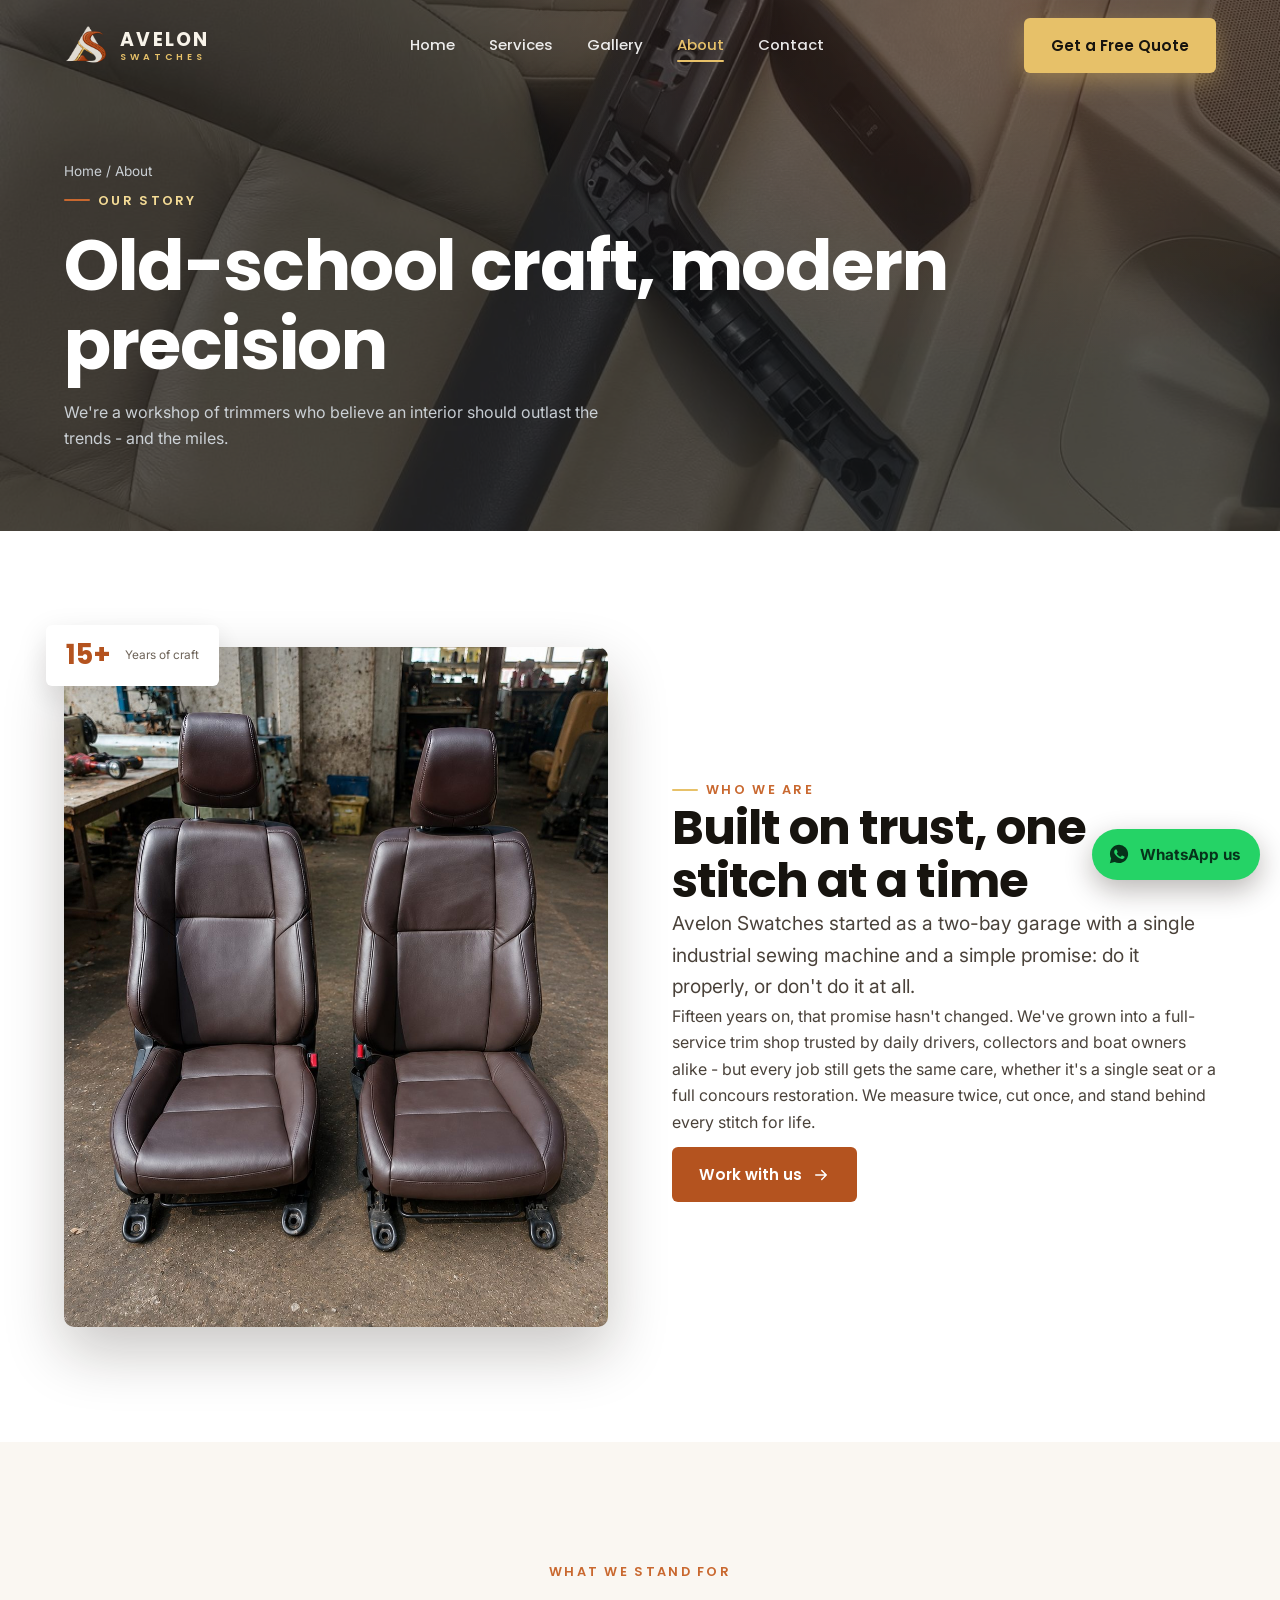
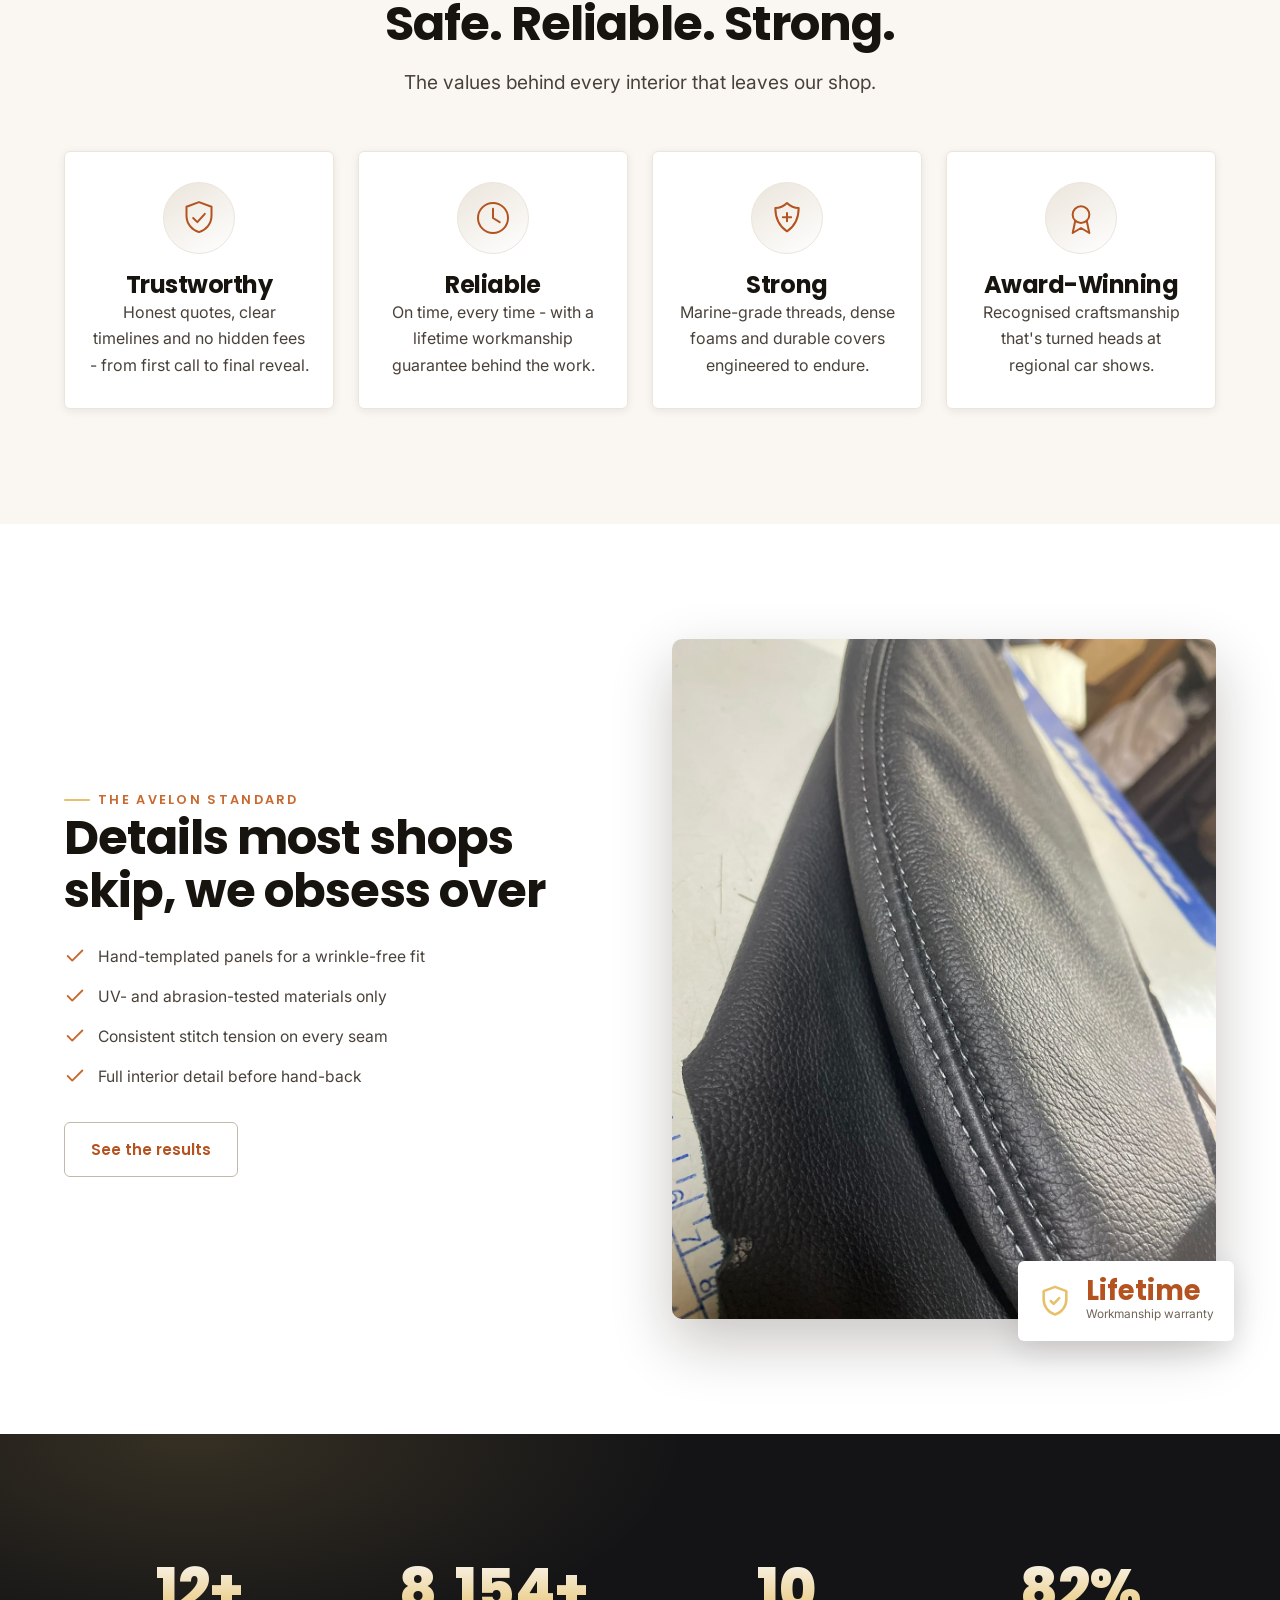
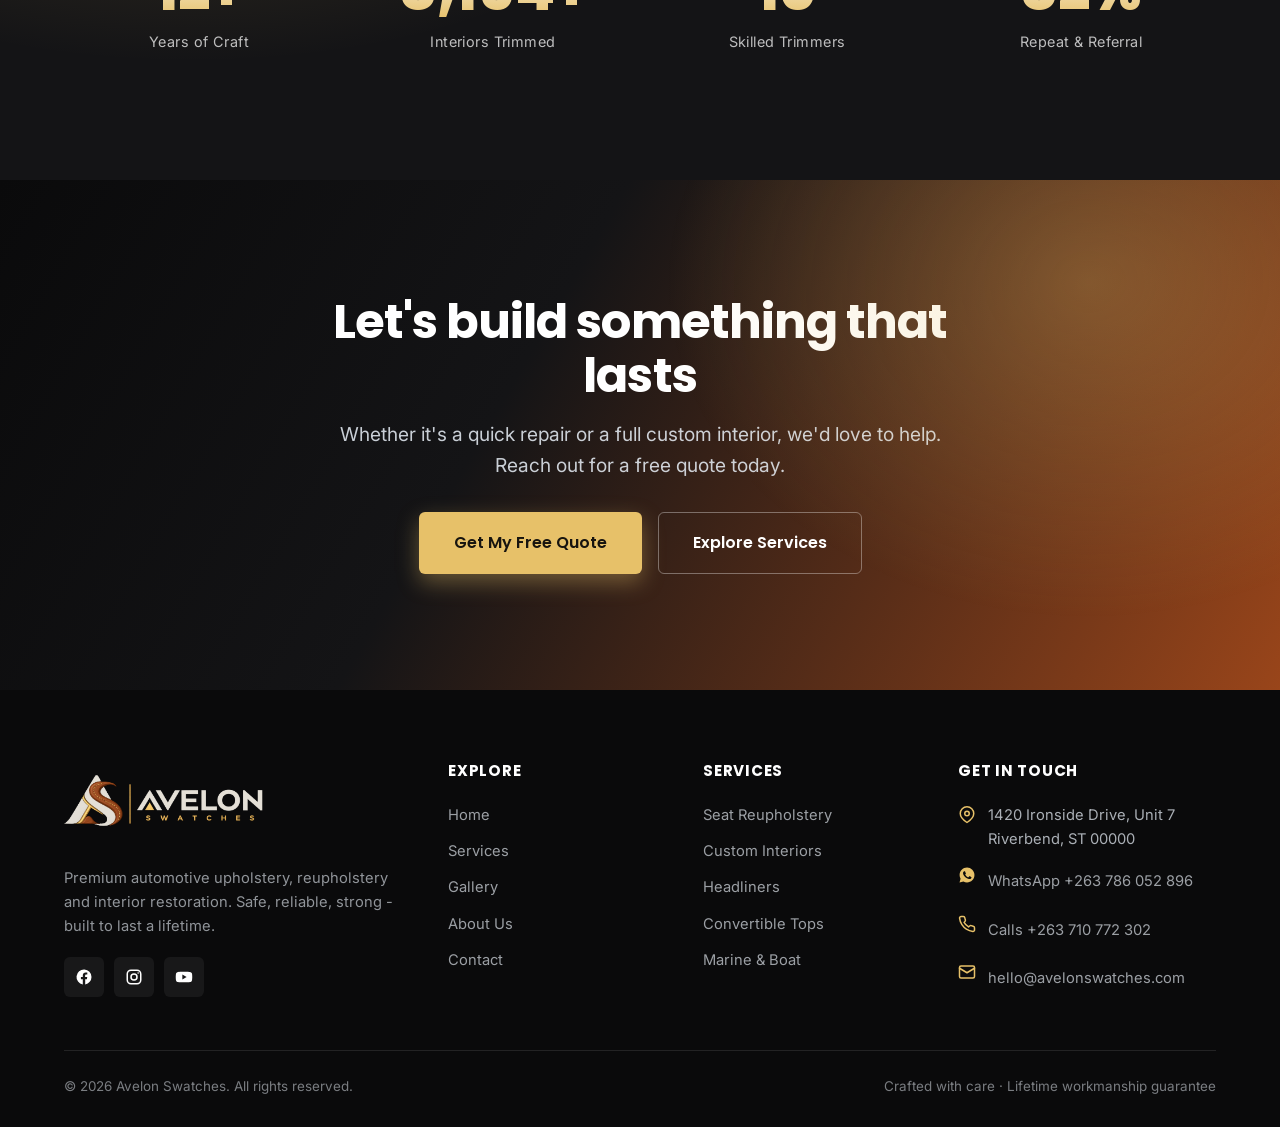
<file: about.html>
<!DOCTYPE html>
<html lang="en">
<head>
<meta charset="UTF-8" />
<meta name="viewport" content="width=device-width, initial-scale=1.0" />
<title>About - Avelon Swatches</title>
<meta name="description" content="Meet Avelon Swatches - master trimmers delivering safe, reliable, strong automotive interiors with 15+ years of craft and a lifetime guarantee." />
<link rel="preconnect" href="https://fonts.googleapis.com" />
<link rel="preconnect" href="https://fonts.gstatic.com" crossorigin />
<link href="https://fonts.googleapis.com/css2?family=Poppins:wght@500;600;700;800&family=Inter:wght@400;500;600&display=swap" rel="stylesheet" />
<link rel="icon" href="favicon.ico" sizes="any" />
<link rel="icon" type="image/png" sizes="32x32" href="assets/img/favicon-32.png" />
<link rel="icon" type="image/png" sizes="16x16" href="assets/img/favicon-16.png" />
<link rel="apple-touch-icon" href="assets/img/apple-touch-icon.png" />
<meta name="theme-color" content="#141416" />
<link rel="stylesheet" href="assets/css/style.css" />
<script>document.documentElement.classList.add('js');</script>
</head>
<body>

<header class="site-header">
  <div class="container nav">
    <a href="index.html" class="brand" aria-label="Avelon Swatches home">
      <span class="brand-mark">
        <img class="mark-light" src="assets/img/logo-mark-light.png" alt="" width="44" height="44" decoding="async" />
        <img class="mark-dark" src="assets/img/logo-mark.png" alt="" width="44" height="44" decoding="async" />
      </span>
      <span>Avelon<small>Swatches</small></span>
    </a>
    <nav class="nav-links" aria-label="Primary">
      <a href="index.html">Home</a>
      <a href="services.html">Services</a>
      <a href="gallery.html">Gallery</a>
      <a href="about.html" class="active">About</a>
      <a href="contact.html">Contact</a>
    </nav>
    <div class="nav-cta">
      <a href="contact.html" class="btn btn--accent">Get a Free Quote</a>
      <button class="nav-toggle" aria-label="Toggle menu" aria-expanded="false"><span></span><span></span><span></span></button>
    </div>
  </div>
</header>

<section class="page-hero">
  <div class="media-bg"><img src="assets/img/interior-cream-set.jpg" alt="" /></div>
  <div class="container">
    <p class="breadcrumb"><a href="index.html">Home</a> / About</p>
    <span class="eyebrow" style="color:var(--gold-300)">Our Story</span>
    <h1>Old-school craft, modern precision</h1>
    <p>We're a workshop of trimmers who believe an interior should outlast the trends - and the miles.</p>
  </div>
</section>

<!-- story split -->
<section class="section-pad">
  <div class="container split">
    <div class="split-media reveal"><div class="media-frame"><video autoplay muted loop playsinline poster="assets/img/seats-brown-pair.jpg"><source src="assets/video/hero-interior.mp4" type="video/mp4" /></video></div>
      <div class="badge-float tl float-y"><span class="num">15+</span><small>Years of craft</small></div>
    </div>
    <div class="split-body reveal d1">
      <span class="eyebrow">Who We Are</span>
      <h2>Built on trust, one stitch at a time</h2>
      <p class="lead">Avelon Swatches started as a two-bay garage with a single industrial sewing machine and a simple promise: do it properly, or don't do it at all.</p>
      <p>Fifteen years on, that promise hasn't changed. We've grown into a full-service trim shop trusted by daily drivers, collectors and boat owners alike - but every job still gets the same care, whether it's a single seat or a full concours restoration. We measure twice, cut once, and stand behind every stitch for life.</p>
      <a href="contact.html" class="btn" style="margin-top:12px">Work with us
        <svg viewBox="0 0 24 24" fill="none" stroke="currentColor" stroke-width="2" stroke-linecap="round" stroke-linejoin="round"><path d="M5 12h14M13 6l6 6-6 6"/></svg>
      </a>
    </div>
  </div>
</section>

<!-- values -->
<section class="section-pad" style="background:var(--paper)">
  <div class="container">
    <div class="sec-head center reveal">
      <span class="eyebrow center">What We Stand For</span>
      <h2>Safe. Reliable. Strong.</h2>
      <p class="lead">The values behind every interior that leaves our shop.</p>
    </div>
    <div class="grid grid-4">
      <div class="value-card reveal">
        <div class="v-ic"><svg class="draw" viewBox="0 0 48 48" fill="none" stroke="currentColor" stroke-width="2.4" stroke-linecap="round" stroke-linejoin="round"><path d="M24 5l15 5.5V21c0 10-6.4 17.3-15 20-8.6-2.7-15-10-15-20V10.5L24 5z"/><path d="M17 24l5 5 9-10"/></svg></div>
        <h3>Trustworthy</h3><p>Honest quotes, clear timelines and no hidden fees - from first call to final reveal.</p>
      </div>
      <div class="value-card reveal d1">
        <div class="v-ic"><svg class="draw" viewBox="0 0 48 48" fill="none" stroke="currentColor" stroke-width="2.4" stroke-linecap="round" stroke-linejoin="round"><circle cx="24" cy="24" r="18"/><path d="M24 13v11l8 5"/></svg></div>
        <h3>Reliable</h3><p>On time, every time - with a lifetime workmanship guarantee behind the work.</p>
      </div>
      <div class="value-card reveal d2">
        <div class="v-ic"><svg class="draw" viewBox="0 0 48 48" fill="none" stroke="currentColor" stroke-width="2.4" stroke-linecap="round" stroke-linejoin="round"><path d="M24 6c5 5 11 6 14 6 0 14-5 22-14 28C15 34 10 26 10 12c3 0 9-1 14-6z"/><path d="M24 18v10M19 23h10"/></svg></div>
        <h3>Strong</h3><p>Marine-grade threads, dense foams and durable covers engineered to endure.</p>
      </div>
      <div class="value-card reveal d3">
        <div class="v-ic"><svg class="draw" viewBox="0 0 48 48" fill="none" stroke="currentColor" stroke-width="2.4" stroke-linecap="round" stroke-linejoin="round"><path d="M24 30a10 10 0 100-20 10 10 0 000 20z"/><path d="M17 28l-3 14 10-6 10 6-3-14"/></svg></div>
        <h3>Award-Winning</h3><p>Recognised craftsmanship that's turned heads at regional car shows.</p>
      </div>
    </div>
  </div>
</section>

<!-- stitch divider + process teaser -->
<section class="section-pad">
  <div class="container">
    <div class="split reverse">
      <div class="split-media reveal"><div class="media-frame"><img src="assets/img/stitch-detail-black.jpg" alt="Close-up of precision stitching"></div>
        <div class="badge-float br float-y"><svg viewBox="0 0 24 24" fill="none" stroke="currentColor" stroke-width="1.8" stroke-linecap="round" stroke-linejoin="round"><path d="M12 2l8 3v6c0 5-3.4 9.2-8 10.5C7.4 20.2 4 16 4 11V5l8-3z"/><path d="M9 12l2 2 4-4"/></svg><div><span class="num">Lifetime</span><small>Workmanship warranty</small></div></div>
      </div>
      <div class="split-body reveal d1">
        <span class="eyebrow">The Avelon Standard</span>
        <h2>Details most shops skip, we obsess over</h2>
        <ul class="check-list">
          <li><svg viewBox="0 0 24 24" fill="none" stroke="currentColor" stroke-width="2" stroke-linecap="round" stroke-linejoin="round"><path d="M20 6L9 17l-5-5"/></svg>Hand-templated panels for a wrinkle-free fit</li>
          <li><svg viewBox="0 0 24 24" fill="none" stroke="currentColor" stroke-width="2" stroke-linecap="round" stroke-linejoin="round"><path d="M20 6L9 17l-5-5"/></svg>UV- and abrasion-tested materials only</li>
          <li><svg viewBox="0 0 24 24" fill="none" stroke="currentColor" stroke-width="2" stroke-linecap="round" stroke-linejoin="round"><path d="M20 6L9 17l-5-5"/></svg>Consistent stitch tension on every seam</li>
          <li><svg viewBox="0 0 24 24" fill="none" stroke="currentColor" stroke-width="2" stroke-linecap="round" stroke-linejoin="round"><path d="M20 6L9 17l-5-5"/></svg>Full interior detail before hand-back</li>
        </ul>
        <a href="gallery.html" class="btn btn--outline">See the results</a>
      </div>
    </div>
  </div>
</section>

<section class="stats-band section-pad">
  <div class="container">
    <div class="stats-grid">
      <div class="stat reveal"><div class="num" data-count="15" data-suffix="+">0</div><div class="label">Years of Craft</div></div>
      <div class="stat reveal d1"><div class="num" data-count="9800" data-suffix="+">0</div><div class="label">Interiors Trimmed</div></div>
      <div class="stat reveal d2"><div class="num" data-count="12">0</div><div class="label">Skilled Trimmers</div></div>
      <div class="stat reveal d3"><div class="num" data-count="98" data-suffix="%">0</div><div class="label">Repeat &amp; Referral</div></div>
    </div>
  </div>
</section>

<section class="cta-band section-pad">
  <div class="container cta-inner reveal">
    <h2>Let's build something that lasts</h2>
    <p class="lead">Whether it's a quick repair or a full custom interior, we'd love to help. Reach out for a free quote today.</p>
    <div class="cta-actions">
      <a href="contact.html" class="btn btn--accent btn--lg">Get My Free Quote</a>
      <a href="services.html" class="btn btn--ghost btn--lg">Explore Services</a>
    </div>
  </div>
</section>

<footer class="site-footer">
  <div class="container">
    <div class="footer-grid">
      <div class="footer-col">
        <a href="index.html" class="brand-lockup" aria-label="Avelon Swatches home">
          <img src="assets/img/logo-full-light.png" alt="Avelon Swatches" width="1400" height="521" />
        </a>
        <p>Premium automotive upholstery, reupholstery and interior restoration. Safe, reliable, strong - built to last a lifetime.</p>
        <div class="socials">
          <a href="#" aria-label="Facebook"><svg viewBox="0 0 24 24" fill="currentColor"><path d="M22 12a10 10 0 10-11.6 9.9v-7H7.9V12h2.5V9.8c0-2.5 1.5-3.9 3.8-3.9 1.1 0 2.2.2 2.2.2v2.5h-1.3c-1.2 0-1.6.8-1.6 1.6V12h2.8l-.4 2.9h-2.3v7A10 10 0 0022 12z"/></svg></a>
          <a href="#" aria-label="Instagram"><svg viewBox="0 0 24 24" fill="none" stroke="currentColor" stroke-width="2"><rect x="3" y="3" width="18" height="18" rx="5"/><circle cx="12" cy="12" r="4"/><circle cx="17.5" cy="6.5" r="1" fill="currentColor" stroke="none"/></svg></a>
          <a href="#" aria-label="YouTube"><svg viewBox="0 0 24 24" fill="currentColor"><path d="M23 12s0-3.2-.4-4.7a2.5 2.5 0 00-1.8-1.8C19.3 5 12 5 12 5s-7.3 0-8.8.5A2.5 2.5 0 001.4 7.3C1 8.8 1 12 1 12s0 3.2.4 4.7a2.5 2.5 0 001.8 1.8C4.7 19 12 19 12 19s7.3 0 8.8-.5a2.5 2.5 0 001.8-1.8C23 15.2 23 12 23 12zM9.8 15.3V8.7l5.7 3.3-5.7 3.3z"/></svg></a>
        </div>
      </div>
      <div class="footer-col">
        <h4>Explore</h4>
        <a href="index.html">Home</a><a href="services.html">Services</a><a href="gallery.html">Gallery</a><a href="about.html">About Us</a><a href="contact.html">Contact</a>
      </div>
      <div class="footer-col">
        <h4>Services</h4>
        <a href="services.html">Seat Reupholstery</a><a href="services.html">Custom Interiors</a><a href="services.html">Headliners</a><a href="services.html">Convertible Tops</a><a href="services.html">Marine &amp; Boat</a>
      </div>
      <div class="footer-col">
        <h4>Get in Touch</h4>
        <ul class="footer-contact">
          <li><svg viewBox="0 0 24 24" fill="none" stroke="currentColor" stroke-width="2" stroke-linecap="round" stroke-linejoin="round"><path d="M21 10c0 6-9 12-9 12s-9-6-9-12a9 9 0 0118 0z"/><circle cx="12" cy="10" r="3"/></svg><span>1420 Ironside Drive, Unit 7<br>Riverbend, ST 00000</span></li>
          <li><svg viewBox="0 0 24 24" fill="currentColor" aria-hidden="true"><path d="M12.04 2C6.58 2 2.13 6.45 2.13 11.91c0 1.75.46 3.45 1.32 4.95L2 22l5.25-1.38a9.9 9.9 0 004.79 1.22h.01c5.46 0 9.9-4.45 9.9-9.91 0-2.65-1.03-5.14-2.9-7.01A9.82 9.82 0 0012.04 2zm5.8 14.06c-.24.68-1.42 1.31-1.96 1.36-.5.05-.98.23-3.3-.69-2.78-1.1-4.55-3.94-4.69-4.13-.14-.18-1.13-1.5-1.13-2.87 0-1.36.71-2.03.96-2.31.25-.28.55-.35.73-.35.18 0 .37 0 .53.01.17.01.4-.06.62.48.24.57.8 1.96.87 2.1.07.14.12.31.02.49-.09.18-.14.29-.28.45-.14.16-.29.35-.42.47-.14.14-.28.29-.12.57.16.28.72 1.19 1.55 1.93 1.07.95 1.97 1.25 2.25 1.39.28.14.44.12.6-.07.17-.19.7-.81.88-1.09.18-.28.37-.23.62-.14.25.09 1.6.75 1.87.89.28.14.46.21.53.32.07.12.07.66-.17 1.34z"/></svg><a href="https://wa.me/263786052896" target="_blank" rel="noopener">WhatsApp +263 786 052 896</a></li>
          <li><svg viewBox="0 0 24 24" fill="none" stroke="currentColor" stroke-width="2" stroke-linecap="round" stroke-linejoin="round"><path d="M22 16.9v3a2 2 0 01-2.2 2 19.8 19.8 0 01-8.6-3.1 19.5 19.5 0 01-6-6 19.8 19.8 0 01-3.1-8.7A2 2 0 014.1 2h3a2 2 0 012 1.7c.1.9.4 1.8.7 2.7a2 2 0 01-.5 2.1L8.1 9.9a16 16 0 006 6l1.4-1.2a2 2 0 012.1-.5c.9.3 1.8.6 2.7.7a2 2 0 011.7 2z"/></svg><a href="tel:+263710772302">Calls +263 710 772 302</a></li>
          <li><svg viewBox="0 0 24 24" fill="none" stroke="currentColor" stroke-width="2" stroke-linecap="round" stroke-linejoin="round"><path d="M4 4h16a2 2 0 012 2v12a2 2 0 01-2 2H4a2 2 0 01-2-2V6a2 2 0 012-2z"/><path d="M22 7l-10 6L2 7"/></svg><a href="mailto:hello@avelonswatches.com">hello@avelonswatches.com</a></li>
        </ul>
      </div>
    </div>
    <div class="footer-bottom">
      <span>&copy; <span data-year>2026</span> Avelon Swatches. All rights reserved.</span>
      <span>Crafted with care &middot; Lifetime workmanship guarantee</span>
    </div>
  </div>
</footer>

<script src="assets/js/main.js"></script>

<a class="wa-float" href="https://wa.me/263786052896" target="_blank" rel="noopener" aria-label="Chat with us on WhatsApp"><svg viewBox="0 0 24 24" fill="currentColor" aria-hidden="true"><path d="M12.04 2C6.58 2 2.13 6.45 2.13 11.91c0 1.75.46 3.45 1.32 4.95L2 22l5.25-1.38a9.9 9.9 0 004.79 1.22h.01c5.46 0 9.9-4.45 9.9-9.91 0-2.65-1.03-5.14-2.9-7.01A9.82 9.82 0 0012.04 2zm5.8 14.06c-.24.68-1.42 1.31-1.96 1.36-.5.05-.98.23-3.3-.69-2.78-1.1-4.55-3.94-4.69-4.13-.14-.18-1.13-1.5-1.13-2.87 0-1.36.71-2.03.96-2.31.25-.28.55-.35.73-.35.18 0 .37 0 .53.01.17.01.4-.06.62.48.24.57.8 1.96.87 2.1.07.14.12.31.02.49-.09.18-.14.29-.28.45-.14.16-.29.35-.42.47-.14.14-.28.29-.12.57.16.28.72 1.19 1.55 1.93 1.07.95 1.97 1.25 2.25 1.39.28.14.44.12.6-.07.17-.19.7-.81.88-1.09.18-.28.37-.23.62-.14.25.09 1.6.75 1.87.89.28.14.46.21.53.32.07.12.07.66-.17 1.34z"/></svg><span class="wa-label">WhatsApp us</span></a>
</body>
</html>
</file>
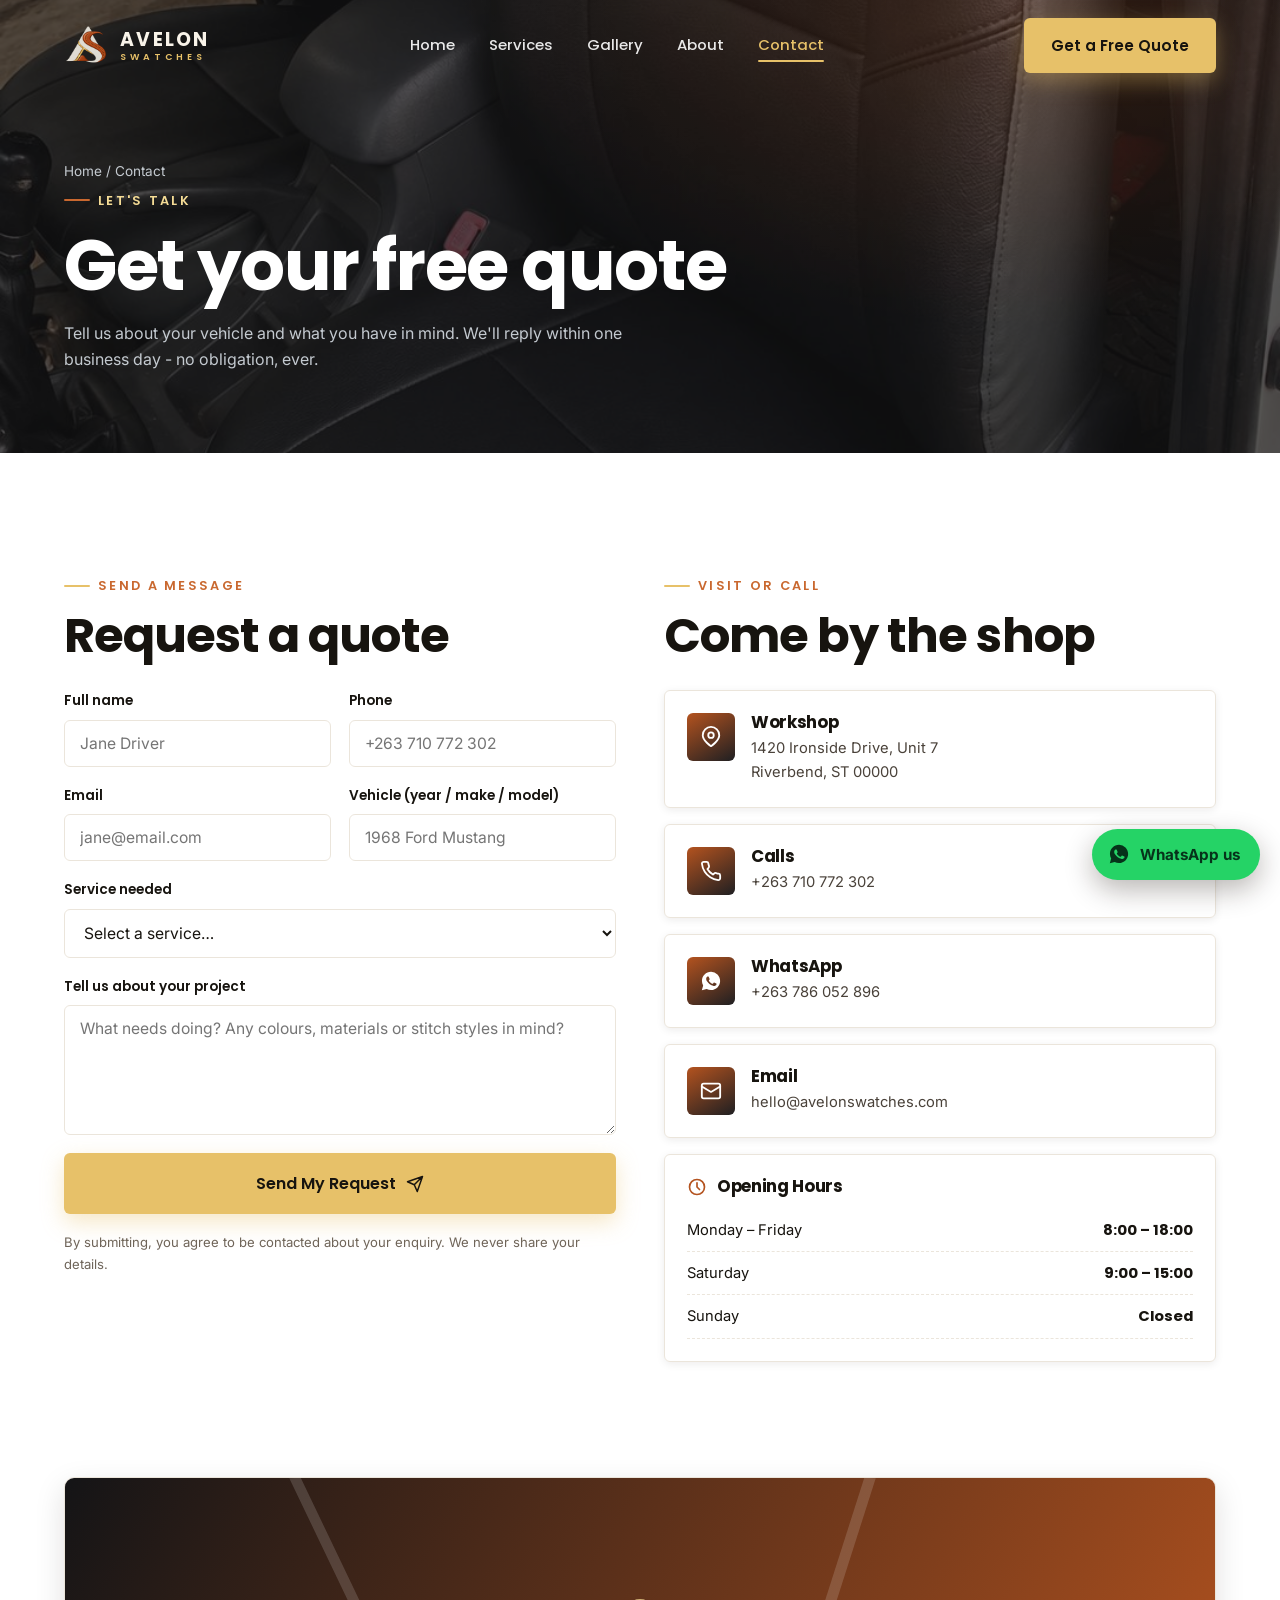
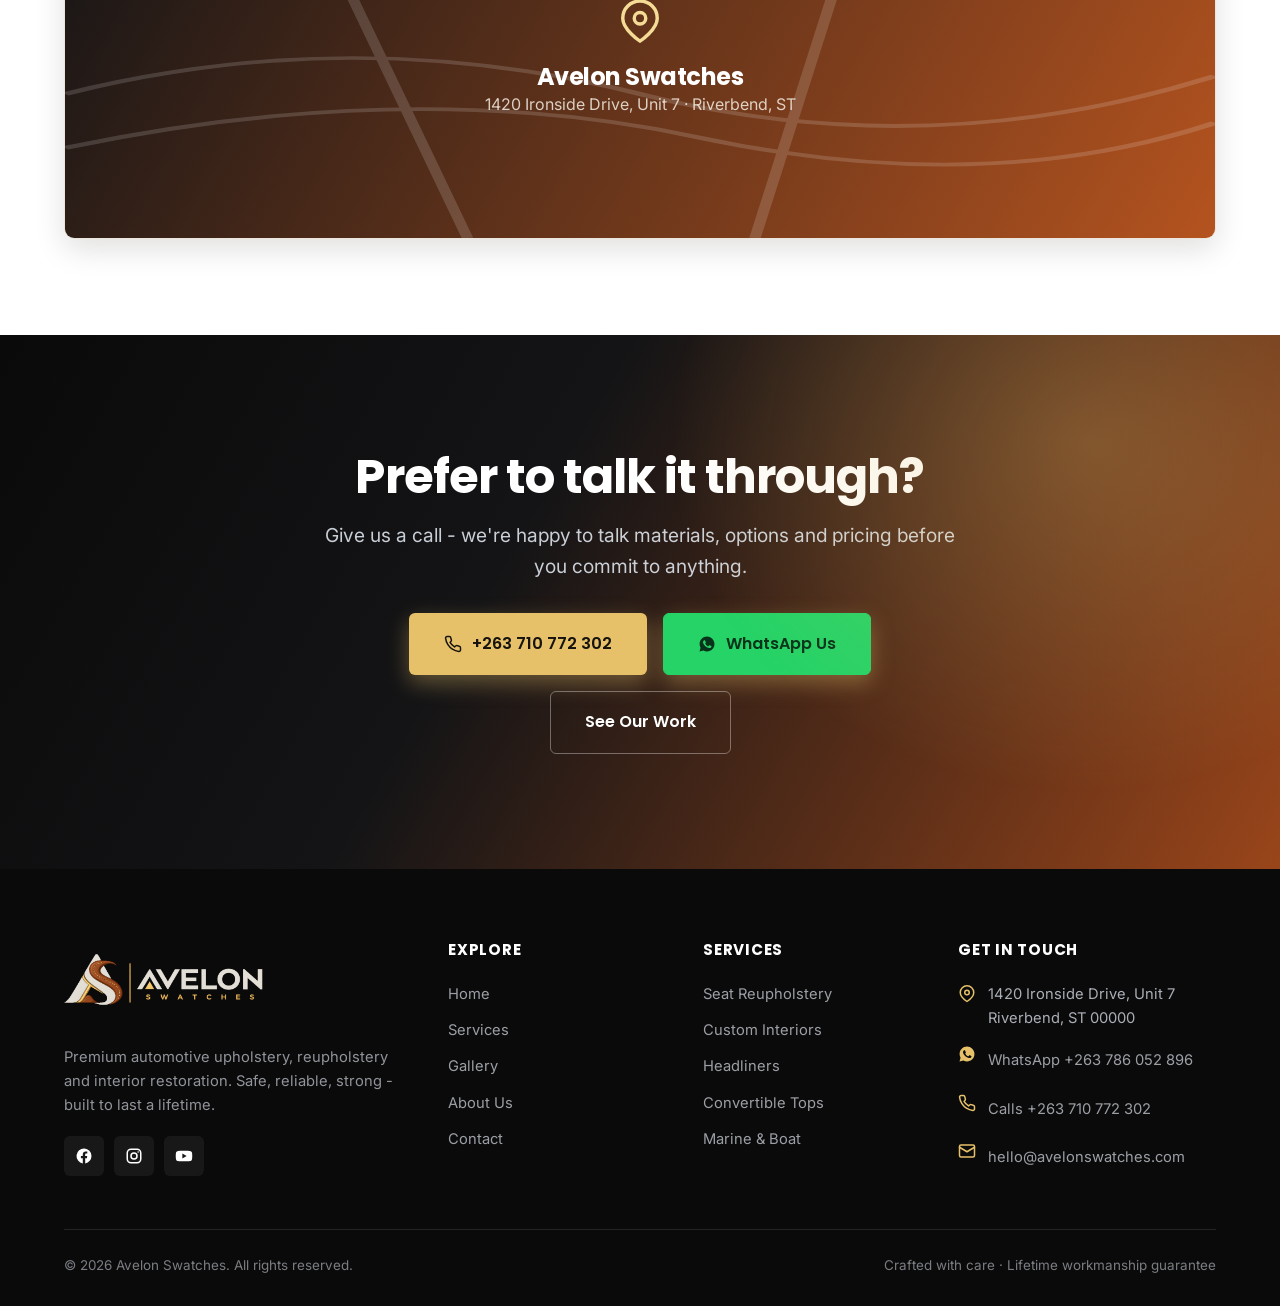
<file: contact.html>
<!DOCTYPE html>
<html lang="en">
<head>
<meta charset="UTF-8" />
<meta name="viewport" content="width=device-width, initial-scale=1.0" />
<title>Contact - Avelon Swatches</title>
<meta name="description" content="Get a free automotive upholstery quote. Call, email or send us a message and photos of your project - we'll get right back to you." />
<link rel="preconnect" href="https://fonts.googleapis.com" />
<link rel="preconnect" href="https://fonts.gstatic.com" crossorigin />
<link href="https://fonts.googleapis.com/css2?family=Poppins:wght@500;600;700;800&family=Inter:wght@400;500;600&display=swap" rel="stylesheet" />
<link rel="icon" href="favicon.ico" sizes="any" />
<link rel="icon" type="image/png" sizes="32x32" href="assets/img/favicon-32.png" />
<link rel="icon" type="image/png" sizes="16x16" href="assets/img/favicon-16.png" />
<link rel="apple-touch-icon" href="assets/img/apple-touch-icon.png" />
<meta name="theme-color" content="#141416" />
<link rel="stylesheet" href="assets/css/style.css" />
<script>document.documentElement.classList.add('js');</script>
</head>
<body>

<header class="site-header">
  <div class="container nav">
    <a href="index.html" class="brand" aria-label="Avelon Swatches home">
      <span class="brand-mark">
        <img class="mark-light" src="assets/img/logo-mark-light.png" alt="" width="44" height="44" decoding="async" />
        <img class="mark-dark" src="assets/img/logo-mark.png" alt="" width="44" height="44" decoding="async" />
      </span>
      <span>Avelon<small>Swatches</small></span>
    </a>
    <nav class="nav-links" aria-label="Primary">
      <a href="index.html">Home</a>
      <a href="services.html">Services</a>
      <a href="gallery.html">Gallery</a>
      <a href="about.html">About</a>
      <a href="contact.html" class="active">Contact</a>
    </nav>
    <div class="nav-cta">
      <a href="contact.html" class="btn btn--accent">Get a Free Quote</a>
      <button class="nav-toggle" aria-label="Toggle menu" aria-expanded="false"><span></span><span></span><span></span></button>
    </div>
  </div>
</header>

<section class="page-hero">
  <div class="media-bg"><img src="assets/img/seat-toyota-fitted.jpg" alt="" /></div>
  <div class="container">
    <p class="breadcrumb"><a href="index.html">Home</a> / Contact</p>
    <span class="eyebrow" style="color:var(--gold-300)">Let's Talk</span>
    <h1>Get your free quote</h1>
    <p>Tell us about your vehicle and what you have in mind. We'll reply within one business day - no obligation, ever.</p>
  </div>
</section>

<section class="section-pad">
  <div class="container contact-grid">
    <!-- form -->
    <div class="reveal">
      <div class="sec-head" style="margin-bottom:28px">
        <span class="eyebrow">Send a Message</span>
        <h2 style="margin-top:12px">Request a quote</h2>
      </div>
      <div class="form-success" role="status">Thanks - your request has been received! We'll get back to you within one business day.</div>
      <form class="form" id="quoteForm" novalidate>
        <div class="grid grid-2" style="gap:18px">
          <div class="field"><label for="name">Full name</label><input id="name" name="name" type="text" placeholder="Jane Driver" required></div>
          <div class="field"><label for="phone">Phone</label><input id="phone" name="phone" type="tel" placeholder="+263 710 772 302"></div>
        </div>
        <div class="grid grid-2" style="gap:18px">
          <div class="field"><label for="email">Email</label><input id="email" name="email" type="email" placeholder="jane@email.com" required></div>
          <div class="field"><label for="vehicle">Vehicle (year / make / model)</label><input id="vehicle" name="vehicle" type="text" placeholder="1968 Ford Mustang"></div>
        </div>
        <div class="field">
          <label for="service">Service needed</label>
          <select id="service" name="service">
            <option value="">Select a service…</option>
            <option>Seat Reupholstery</option>
            <option>Custom Interior</option>
            <option>Headliner &amp; Trim</option>
            <option>Convertible Top</option>
            <option>Leather Repair &amp; Restoration</option>
            <option>Marine &amp; Boat Upholstery</option>
            <option>Something else</option>
          </select>
        </div>
        <div class="field"><label for="message">Tell us about your project</label><textarea id="message" name="message" placeholder="What needs doing? Any colours, materials or stitch styles in mind?"></textarea></div>
        <button type="submit" class="btn btn--accent btn--lg">Send My Request
          <svg viewBox="0 0 24 24" fill="none" stroke="currentColor" stroke-width="2" stroke-linecap="round" stroke-linejoin="round"><path d="M22 2L11 13M22 2l-7 20-4-9-9-4 20-7z"/></svg>
        </button>
        <p class="form-note">By submitting, you agree to be contacted about your enquiry. We never share your details.</p>
      </form>
    </div>

    <!-- info -->
    <div class="reveal d1">
      <div class="sec-head" style="margin-bottom:28px">
        <span class="eyebrow">Visit or Call</span>
        <h2 style="margin-top:12px">Come by the shop</h2>
      </div>
      <div class="contact-cards">
        <div class="contact-card">
          <div class="ic"><svg viewBox="0 0 24 24" fill="none" stroke="currentColor" stroke-width="2" stroke-linecap="round" stroke-linejoin="round"><path d="M21 10c0 6-9 12-9 12s-9-6-9-12a9 9 0 0118 0z"/><circle cx="12" cy="10" r="3"/></svg></div>
          <div><h4>Workshop</h4><p>1420 Ironside Drive, Unit 7<br>Riverbend, ST 00000</p></div>
        </div>
        <div class="contact-card">
          <div class="ic"><svg viewBox="0 0 24 24" fill="none" stroke="currentColor" stroke-width="2" stroke-linecap="round" stroke-linejoin="round"><path d="M22 16.9v3a2 2 0 01-2.2 2 19.8 19.8 0 01-8.6-3.1 19.5 19.5 0 01-6-6 19.8 19.8 0 01-3.1-8.7A2 2 0 014.1 2h3a2 2 0 012 1.7c.1.9.4 1.8.7 2.7a2 2 0 01-.5 2.1L8.1 9.9a16 16 0 006 6l1.4-1.2a2 2 0 012.1-.5c.9.3 1.8.6 2.7.7a2 2 0 011.7 2z"/></svg></div>
          <div><h4>Calls</h4><p><a href="tel:+263710772302">+263 710 772 302</a></p></div>
        </div>
        <div class="contact-card">
          <div class="ic" style="color:#25d366"><svg viewBox="0 0 24 24" fill="currentColor" aria-hidden="true"><path d="M12.04 2C6.58 2 2.13 6.45 2.13 11.91c0 1.75.46 3.45 1.32 4.95L2 22l5.25-1.38a9.9 9.9 0 004.79 1.22h.01c5.46 0 9.9-4.45 9.9-9.91 0-2.65-1.03-5.14-2.9-7.01A9.82 9.82 0 0012.04 2zm5.8 14.06c-.24.68-1.42 1.31-1.96 1.36-.5.05-.98.23-3.3-.69-2.78-1.1-4.55-3.94-4.69-4.13-.14-.18-1.13-1.5-1.13-2.87 0-1.36.71-2.03.96-2.31.25-.28.55-.35.73-.35.18 0 .37 0 .53.01.17.01.4-.06.62.48.24.57.8 1.96.87 2.1.07.14.12.31.02.49-.09.18-.14.29-.28.45-.14.16-.29.35-.42.47-.14.14-.28.29-.12.57.16.28.72 1.19 1.55 1.93 1.07.95 1.97 1.25 2.25 1.39.28.14.44.12.6-.07.17-.19.7-.81.88-1.09.18-.28.37-.23.62-.14.25.09 1.6.75 1.87.89.28.14.46.21.53.32.07.12.07.66-.17 1.34z"/></svg></div>
          <div><h4>WhatsApp</h4><p><a href="https://wa.me/263786052896" target="_blank" rel="noopener">+263 786 052 896</a></p></div>
        </div>
        <div class="contact-card">
          <div class="ic"><svg viewBox="0 0 24 24" fill="none" stroke="currentColor" stroke-width="2" stroke-linecap="round" stroke-linejoin="round"><path d="M4 4h16a2 2 0 012 2v12a2 2 0 01-2 2H4a2 2 0 01-2-2V6a2 2 0 012-2z"/><path d="M22 7l-10 6L2 7"/></svg></div>
          <div><h4>Email</h4><p><a href="mailto:hello@avelonswatches.com">hello@avelonswatches.com</a></p></div>
        </div>
        <div class="contact-card" style="display:block">
          <h4 style="margin-bottom:12px;display:flex;align-items:center;gap:10px"><svg viewBox="0 0 24 24" width="20" height="20" fill="none" stroke="var(--cognac-500)" stroke-width="2" stroke-linecap="round" stroke-linejoin="round"><circle cx="12" cy="12" r="9"/><path d="M12 7v5l3 3"/></svg>Opening Hours</h4>
          <ul class="hours-list">
            <li><span>Monday – Friday</span><b>8:00 – 18:00</b></li>
            <li><span>Saturday</span><b>9:00 – 15:00</b></li>
            <li><span>Sunday</span><b>Closed</b></li>
          </ul>
        </div>
      </div>
    </div>
  </div>
</section>

<!-- map placeholder band -->
<section style="padding-bottom:0">
  <div class="container">
    <div class="reveal" style="border-radius:var(--r-lg);overflow:hidden;box-shadow:var(--shadow-md);border:1px solid var(--stone-100)">
      <div style="position:relative;height:360px;background:linear-gradient(120deg,var(--ink-900),var(--cognac-500));display:grid;place-items:center;text-align:center;color:#fff;overflow:hidden">
        <svg viewBox="0 0 100 100" preserveAspectRatio="none" style="position:absolute;inset:0;width:100%;height:100%;opacity:.15"><path d="M0 60 Q25 40 50 60 T100 55" fill="none" stroke="#fff" stroke-width="1"/><path d="M0 75 Q30 55 55 72 T100 68" fill="none" stroke="#fff" stroke-width="1"/><path d="M20 0 L35 100" stroke="#fff" stroke-width="1" fill="none"/><path d="M70 0 L60 100" stroke="#fff" stroke-width="1" fill="none"/></svg>
        <div style="position:relative">
          <svg viewBox="0 0 24 24" width="46" height="46" fill="none" stroke="var(--gold-300)" stroke-width="1.8" stroke-linecap="round" stroke-linejoin="round" class="float-y"><path d="M21 10c0 6-9 12-9 12s-9-6-9-12a9 9 0 0118 0z"/><circle cx="12" cy="10" r="3"/></svg>
          <h3 style="color:#fff;margin-top:12px">Avelon Swatches</h3>
          <p style="color:rgba(248,243,233,.82)">1420 Ironside Drive, Unit 7 · Riverbend, ST</p>
        </div>
      </div>
    </div>
  </div>
</section>

<section class="cta-band section-pad" style="margin-top:96px">
  <div class="container cta-inner reveal">
    <h2>Prefer to talk it through?</h2>
    <p class="lead">Give us a call - we're happy to talk materials, options and pricing before you commit to anything.</p>
    <div class="cta-actions">
      <a href="tel:+263710772302" class="btn btn--accent btn--lg">
        <svg viewBox="0 0 24 24" fill="none" stroke="currentColor" stroke-width="2" stroke-linecap="round" stroke-linejoin="round"><path d="M22 16.9v3a2 2 0 01-2.2 2 19.8 19.8 0 01-8.6-3.1 19.5 19.5 0 01-6-6 19.8 19.8 0 01-3.1-8.7A2 2 0 014.1 2h3a2 2 0 012 1.7c.1.9.4 1.8.7 2.7a2 2 0 01-.5 2.1L8.1 9.9a16 16 0 006 6l1.4-1.2a2 2 0 012.1-.5c.9.3 1.8.6 2.7.7a2 2 0 011.7 2z"/></svg>
        +263 710 772 302
      </a>
      <a href="https://wa.me/263786052896" target="_blank" rel="noopener" class="btn btn--accent btn--lg" style="background:#25d366;border-color:#25d366;color:#06331a">
        <svg viewBox="0 0 24 24" fill="currentColor" aria-hidden="true"><path d="M12.04 2C6.58 2 2.13 6.45 2.13 11.91c0 1.75.46 3.45 1.32 4.95L2 22l5.25-1.38a9.9 9.9 0 004.79 1.22h.01c5.46 0 9.9-4.45 9.9-9.91 0-2.65-1.03-5.14-2.9-7.01A9.82 9.82 0 0012.04 2zm5.8 14.06c-.24.68-1.42 1.31-1.96 1.36-.5.05-.98.23-3.3-.69-2.78-1.1-4.55-3.94-4.69-4.13-.14-.18-1.13-1.5-1.13-2.87 0-1.36.71-2.03.96-2.31.25-.28.55-.35.73-.35.18 0 .37 0 .53.01.17.01.4-.06.62.48.24.57.8 1.96.87 2.1.07.14.12.31.02.49-.09.18-.14.29-.28.45-.14.16-.29.35-.42.47-.14.14-.28.29-.12.57.16.28.72 1.19 1.55 1.93 1.07.95 1.97 1.25 2.25 1.39.28.14.44.12.6-.07.17-.19.7-.81.88-1.09.18-.28.37-.23.62-.14.25.09 1.6.75 1.87.89.28.14.46.21.53.32.07.12.07.66-.17 1.34z"/></svg>
        WhatsApp Us
      </a>
      <a href="gallery.html" class="btn btn--ghost btn--lg">See Our Work</a>
    </div>
  </div>
</section>

<footer class="site-footer">
  <div class="container">
    <div class="footer-grid">
      <div class="footer-col">
        <a href="index.html" class="brand-lockup" aria-label="Avelon Swatches home">
          <img src="assets/img/logo-full-light.png" alt="Avelon Swatches" width="1400" height="521" />
        </a>
        <p>Premium automotive upholstery, reupholstery and interior restoration. Safe, reliable, strong - built to last a lifetime.</p>
        <div class="socials">
          <a href="#" aria-label="Facebook"><svg viewBox="0 0 24 24" fill="currentColor"><path d="M22 12a10 10 0 10-11.6 9.9v-7H7.9V12h2.5V9.8c0-2.5 1.5-3.9 3.8-3.9 1.1 0 2.2.2 2.2.2v2.5h-1.3c-1.2 0-1.6.8-1.6 1.6V12h2.8l-.4 2.9h-2.3v7A10 10 0 0022 12z"/></svg></a>
          <a href="#" aria-label="Instagram"><svg viewBox="0 0 24 24" fill="none" stroke="currentColor" stroke-width="2"><rect x="3" y="3" width="18" height="18" rx="5"/><circle cx="12" cy="12" r="4"/><circle cx="17.5" cy="6.5" r="1" fill="currentColor" stroke="none"/></svg></a>
          <a href="#" aria-label="YouTube"><svg viewBox="0 0 24 24" fill="currentColor"><path d="M23 12s0-3.2-.4-4.7a2.5 2.5 0 00-1.8-1.8C19.3 5 12 5 12 5s-7.3 0-8.8.5A2.5 2.5 0 001.4 7.3C1 8.8 1 12 1 12s0 3.2.4 4.7a2.5 2.5 0 001.8 1.8C4.7 19 12 19 12 19s7.3 0 8.8-.5a2.5 2.5 0 001.8-1.8C23 15.2 23 12 23 12zM9.8 15.3V8.7l5.7 3.3-5.7 3.3z"/></svg></a>
        </div>
      </div>
      <div class="footer-col">
        <h4>Explore</h4>
        <a href="index.html">Home</a><a href="services.html">Services</a><a href="gallery.html">Gallery</a><a href="about.html">About Us</a><a href="contact.html">Contact</a>
      </div>
      <div class="footer-col">
        <h4>Services</h4>
        <a href="services.html">Seat Reupholstery</a><a href="services.html">Custom Interiors</a><a href="services.html">Headliners</a><a href="services.html">Convertible Tops</a><a href="services.html">Marine &amp; Boat</a>
      </div>
      <div class="footer-col">
        <h4>Get in Touch</h4>
        <ul class="footer-contact">
          <li><svg viewBox="0 0 24 24" fill="none" stroke="currentColor" stroke-width="2" stroke-linecap="round" stroke-linejoin="round"><path d="M21 10c0 6-9 12-9 12s-9-6-9-12a9 9 0 0118 0z"/><circle cx="12" cy="10" r="3"/></svg><span>1420 Ironside Drive, Unit 7<br>Riverbend, ST 00000</span></li>
          <li><svg viewBox="0 0 24 24" fill="currentColor" aria-hidden="true"><path d="M12.04 2C6.58 2 2.13 6.45 2.13 11.91c0 1.75.46 3.45 1.32 4.95L2 22l5.25-1.38a9.9 9.9 0 004.79 1.22h.01c5.46 0 9.9-4.45 9.9-9.91 0-2.65-1.03-5.14-2.9-7.01A9.82 9.82 0 0012.04 2zm5.8 14.06c-.24.68-1.42 1.31-1.96 1.36-.5.05-.98.23-3.3-.69-2.78-1.1-4.55-3.94-4.69-4.13-.14-.18-1.13-1.5-1.13-2.87 0-1.36.71-2.03.96-2.31.25-.28.55-.35.73-.35.18 0 .37 0 .53.01.17.01.4-.06.62.48.24.57.8 1.96.87 2.1.07.14.12.31.02.49-.09.18-.14.29-.28.45-.14.16-.29.35-.42.47-.14.14-.28.29-.12.57.16.28.72 1.19 1.55 1.93 1.07.95 1.97 1.25 2.25 1.39.28.14.44.12.6-.07.17-.19.7-.81.88-1.09.18-.28.37-.23.62-.14.25.09 1.6.75 1.87.89.28.14.46.21.53.32.07.12.07.66-.17 1.34z"/></svg><a href="https://wa.me/263786052896" target="_blank" rel="noopener">WhatsApp +263 786 052 896</a></li>
          <li><svg viewBox="0 0 24 24" fill="none" stroke="currentColor" stroke-width="2" stroke-linecap="round" stroke-linejoin="round"><path d="M22 16.9v3a2 2 0 01-2.2 2 19.8 19.8 0 01-8.6-3.1 19.5 19.5 0 01-6-6 19.8 19.8 0 01-3.1-8.7A2 2 0 014.1 2h3a2 2 0 012 1.7c.1.9.4 1.8.7 2.7a2 2 0 01-.5 2.1L8.1 9.9a16 16 0 006 6l1.4-1.2a2 2 0 012.1-.5c.9.3 1.8.6 2.7.7a2 2 0 011.7 2z"/></svg><a href="tel:+263710772302">Calls +263 710 772 302</a></li>
          <li><svg viewBox="0 0 24 24" fill="none" stroke="currentColor" stroke-width="2" stroke-linecap="round" stroke-linejoin="round"><path d="M4 4h16a2 2 0 012 2v12a2 2 0 01-2 2H4a2 2 0 01-2-2V6a2 2 0 012-2z"/><path d="M22 7l-10 6L2 7"/></svg><a href="mailto:hello@avelonswatches.com">hello@avelonswatches.com</a></li>
        </ul>
      </div>
    </div>
    <div class="footer-bottom">
      <span>&copy; <span data-year>2026</span> Avelon Swatches. All rights reserved.</span>
      <span>Crafted with care &middot; Lifetime workmanship guarantee</span>
    </div>
  </div>
</footer>

<script src="assets/js/main.js"></script>

<a class="wa-float" href="https://wa.me/263786052896" target="_blank" rel="noopener" aria-label="Chat with us on WhatsApp"><svg viewBox="0 0 24 24" fill="currentColor" aria-hidden="true"><path d="M12.04 2C6.58 2 2.13 6.45 2.13 11.91c0 1.75.46 3.45 1.32 4.95L2 22l5.25-1.38a9.9 9.9 0 004.79 1.22h.01c5.46 0 9.9-4.45 9.9-9.91 0-2.65-1.03-5.14-2.9-7.01A9.82 9.82 0 0012.04 2zm5.8 14.06c-.24.68-1.42 1.31-1.96 1.36-.5.05-.98.23-3.3-.69-2.78-1.1-4.55-3.94-4.69-4.13-.14-.18-1.13-1.5-1.13-2.87 0-1.36.71-2.03.96-2.31.25-.28.55-.35.73-.35.18 0 .37 0 .53.01.17.01.4-.06.62.48.24.57.8 1.96.87 2.1.07.14.12.31.02.49-.09.18-.14.29-.28.45-.14.16-.29.35-.42.47-.14.14-.28.29-.12.57.16.28.72 1.19 1.55 1.93 1.07.95 1.97 1.25 2.25 1.39.28.14.44.12.6-.07.17-.19.7-.81.88-1.09.18-.28.37-.23.62-.14.25.09 1.6.75 1.87.89.28.14.46.21.53.32.07.12.07.66-.17 1.34z"/></svg><span class="wa-label">WhatsApp us</span></a>
</body>
</html>
</file>
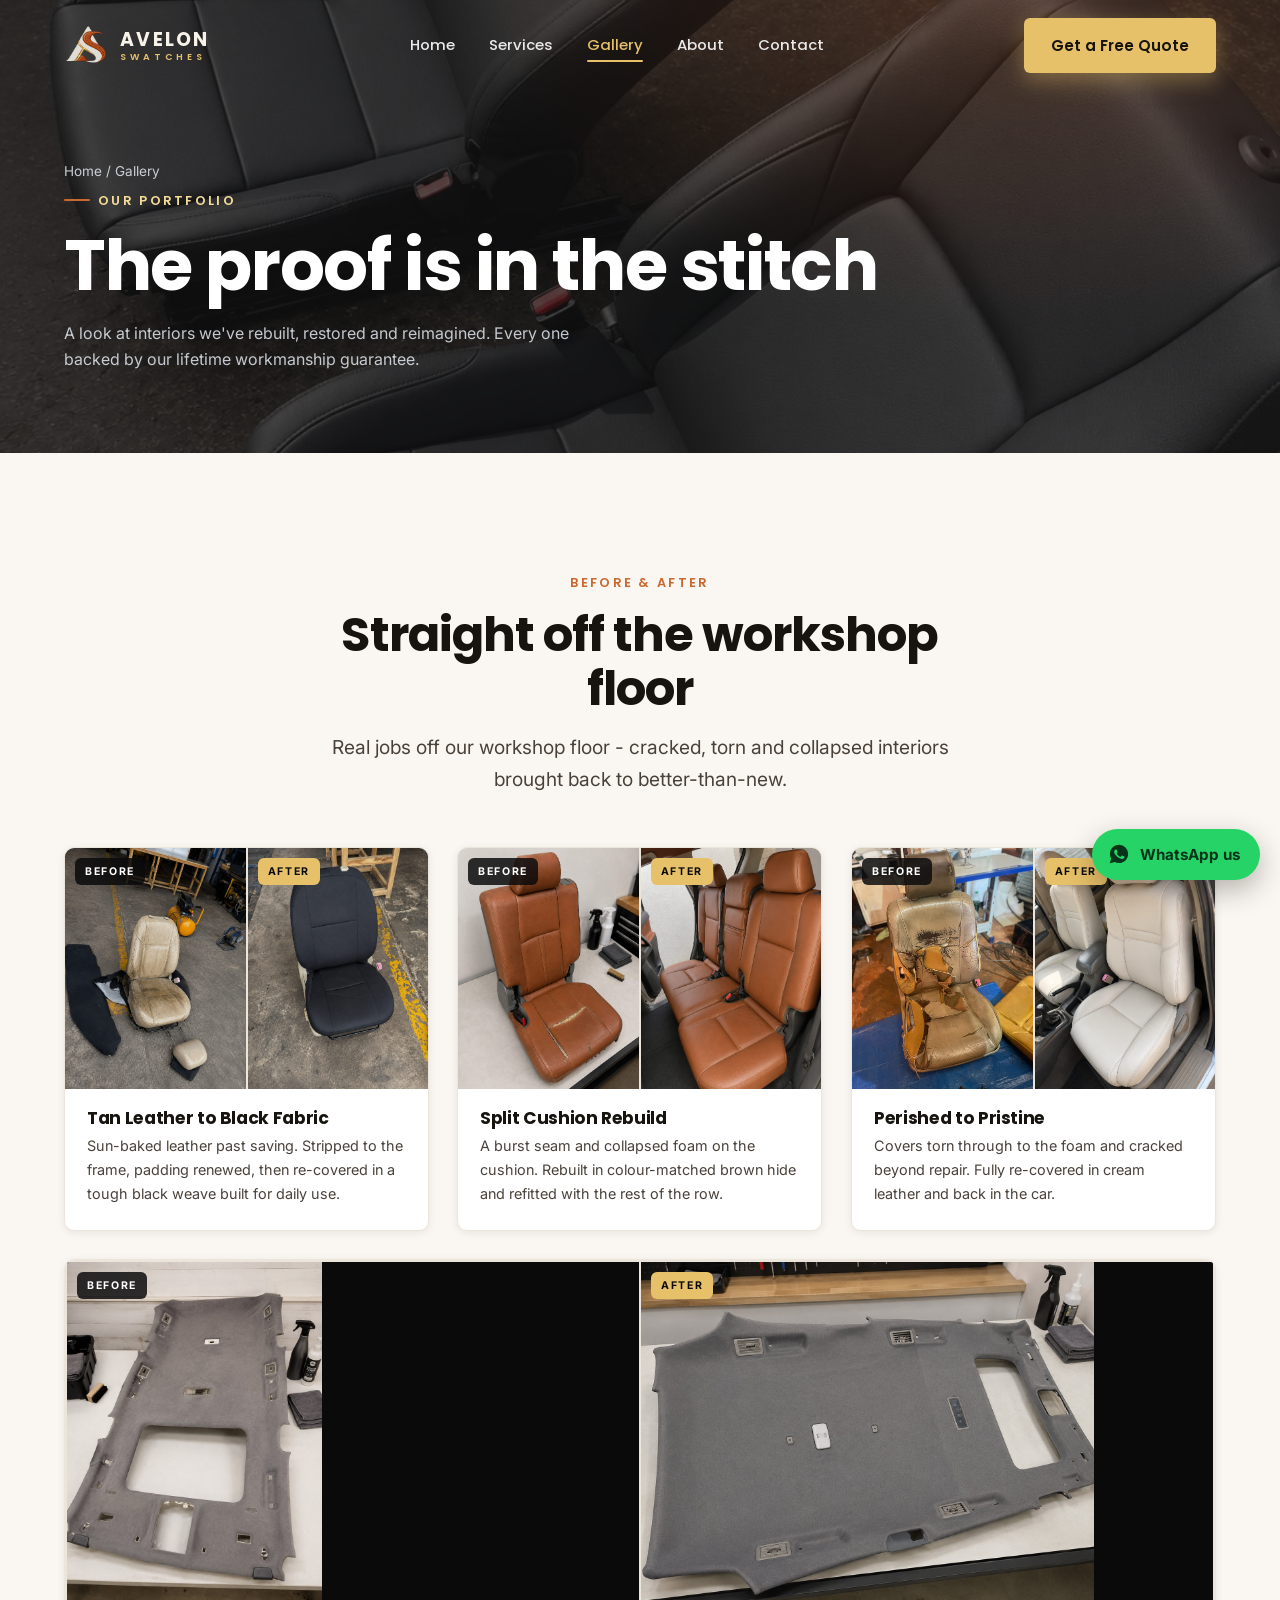
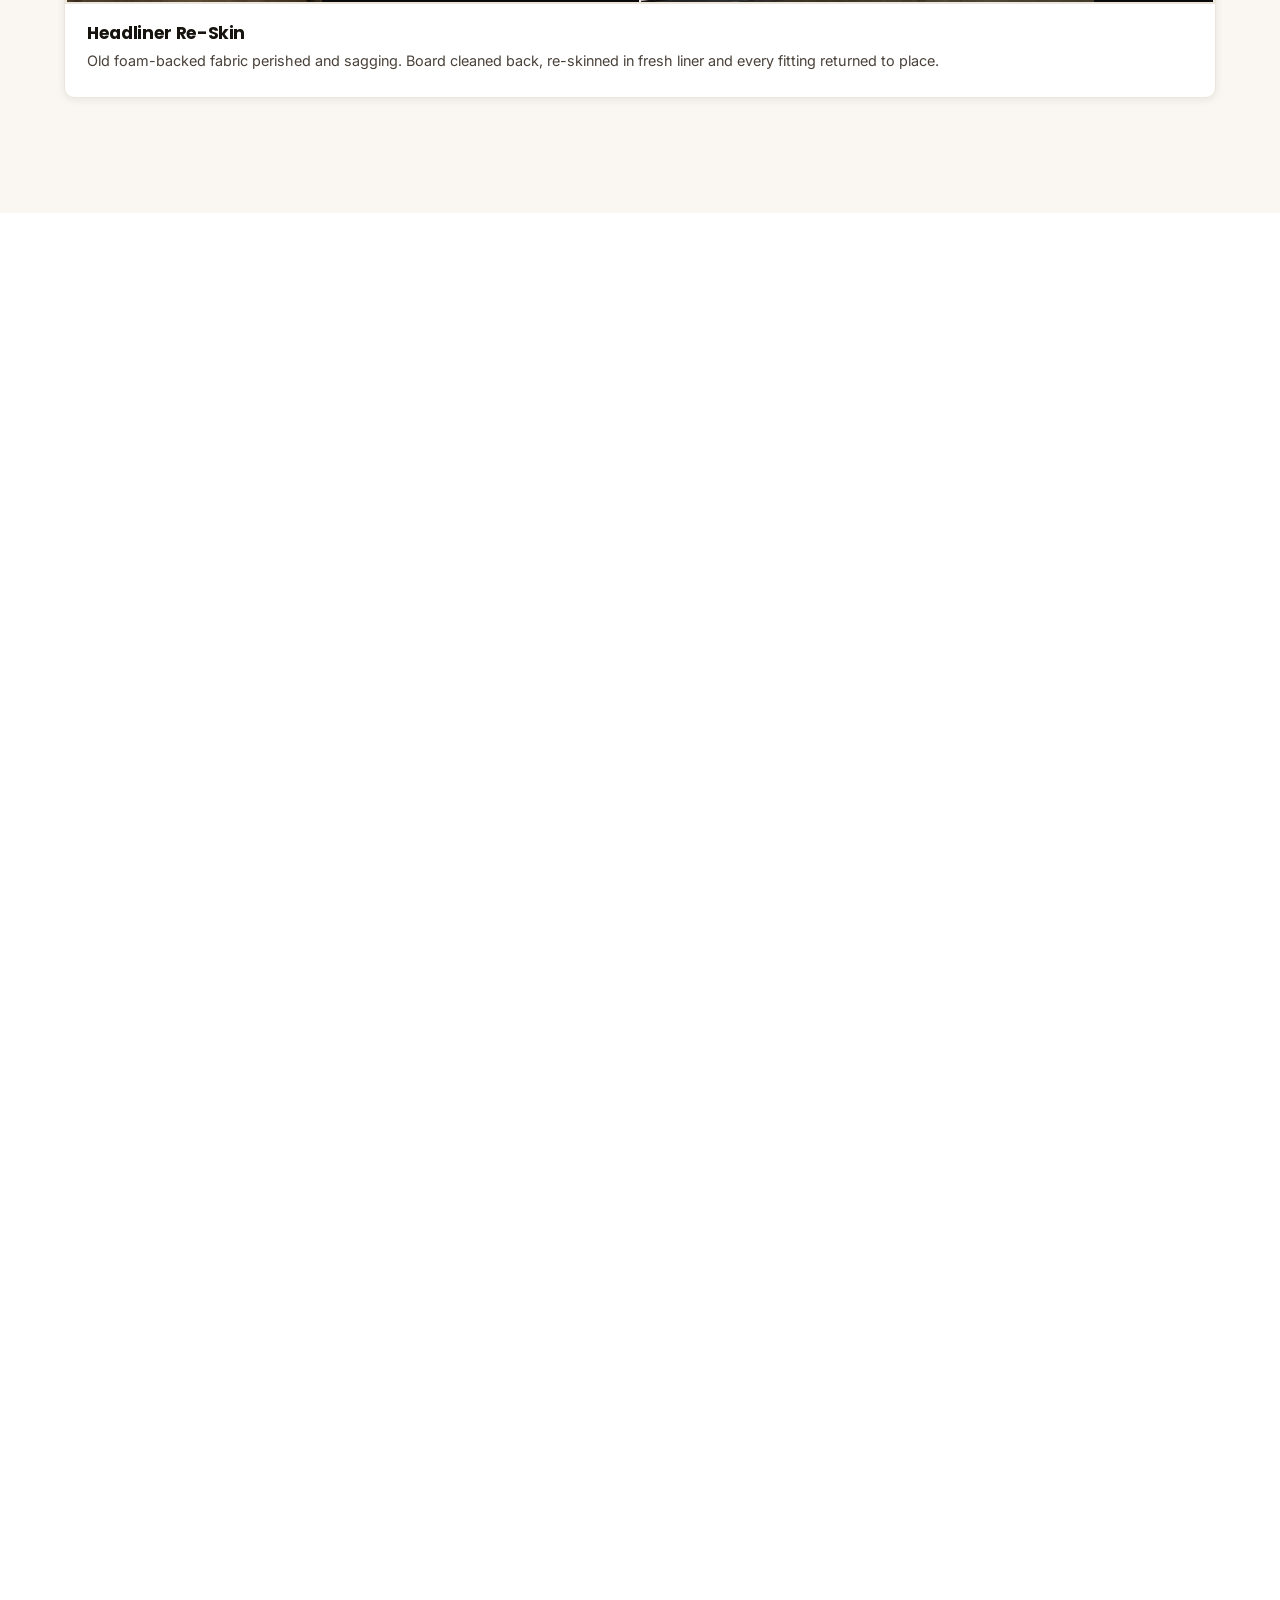
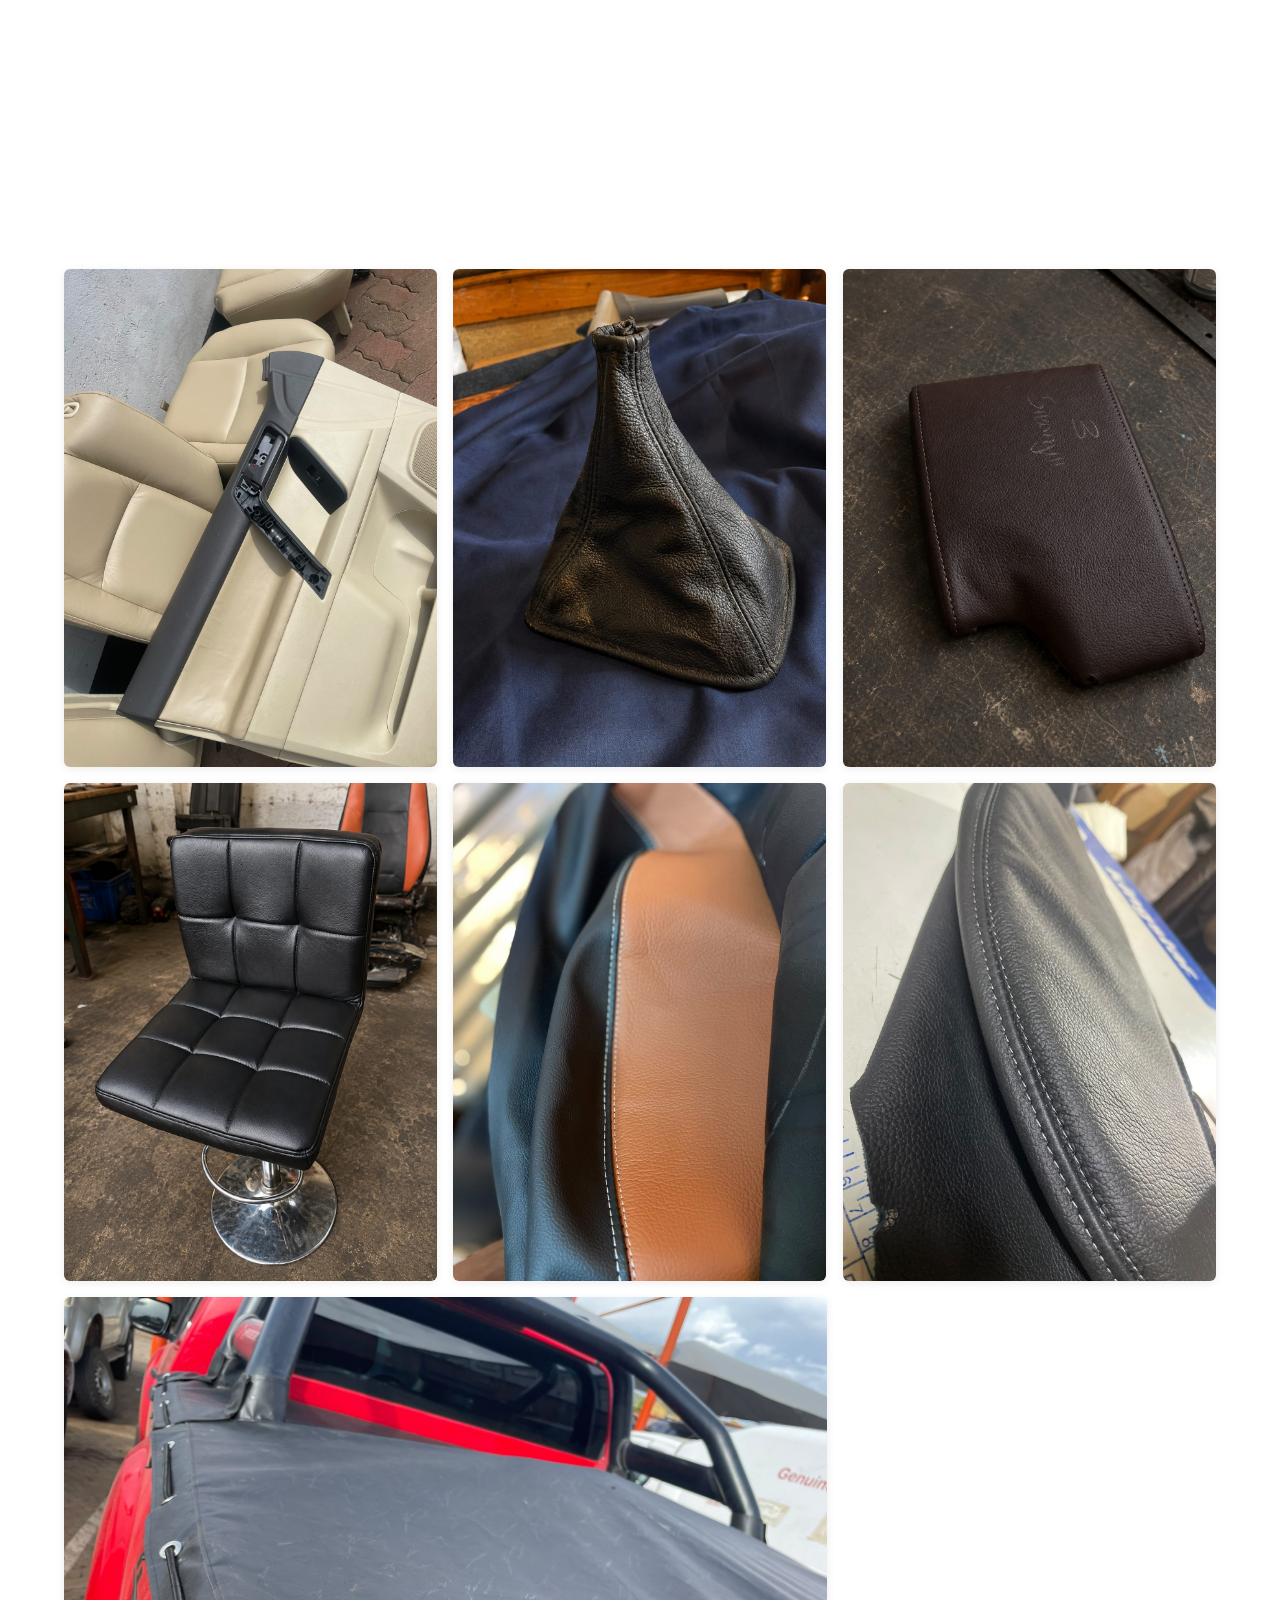
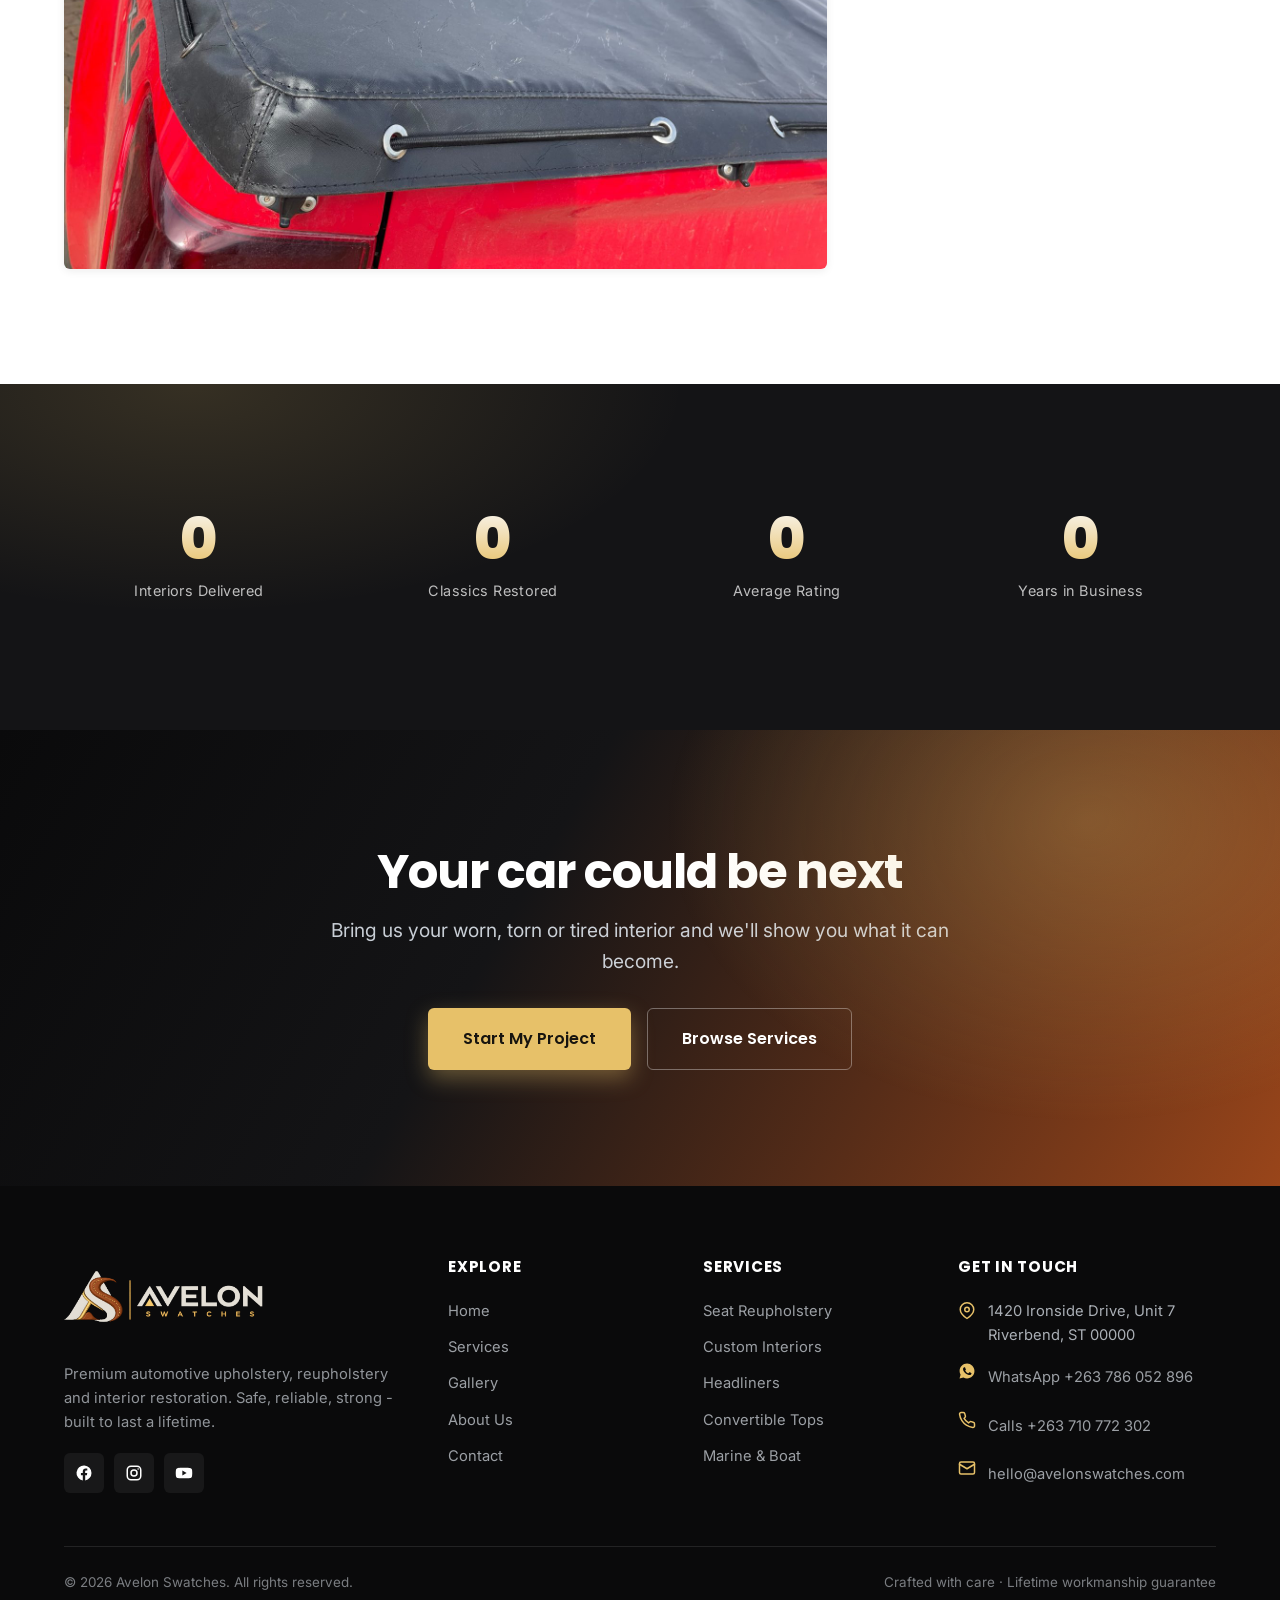
<file: gallery.html>
<!DOCTYPE html>
<html lang="en">
<head>
<meta charset="UTF-8" />
<meta name="viewport" content="width=device-width, initial-scale=1.0" />
<title>Gallery - Avelon Swatches</title>
<meta name="description" content="Browse our recent automotive upholstery work - custom interiors, seat rebuilds, leather restoration, headliners and marine seating." />
<link rel="preconnect" href="https://fonts.googleapis.com" />
<link rel="preconnect" href="https://fonts.gstatic.com" crossorigin />
<link href="https://fonts.googleapis.com/css2?family=Poppins:wght@500;600;700;800&family=Inter:wght@400;500;600&display=swap" rel="stylesheet" />
<link rel="icon" href="favicon.ico" sizes="any" />
<link rel="icon" type="image/png" sizes="32x32" href="assets/img/favicon-32.png" />
<link rel="icon" type="image/png" sizes="16x16" href="assets/img/favicon-16.png" />
<link rel="apple-touch-icon" href="assets/img/apple-touch-icon.png" />
<meta name="theme-color" content="#141416" />
<link rel="stylesheet" href="assets/css/style.css" />
<script>document.documentElement.classList.add('js');</script>
</head>
<body>

<header class="site-header">
  <div class="container nav">
    <a href="index.html" class="brand" aria-label="Avelon Swatches home">
      <span class="brand-mark">
        <img class="mark-light" src="assets/img/logo-mark-light.png" alt="" width="44" height="44" decoding="async" />
        <img class="mark-dark" src="assets/img/logo-mark.png" alt="" width="44" height="44" decoding="async" />
      </span>
      <span>Avelon<small>Swatches</small></span>
    </a>
    <nav class="nav-links" aria-label="Primary">
      <a href="index.html">Home</a>
      <a href="services.html">Services</a>
      <a href="gallery.html" class="active">Gallery</a>
      <a href="about.html">About</a>
      <a href="contact.html">Contact</a>
    </nav>
    <div class="nav-cta">
      <a href="contact.html" class="btn btn--accent">Get a Free Quote</a>
      <button class="nav-toggle" aria-label="Toggle menu" aria-expanded="false"><span></span><span></span><span></span></button>
    </div>
  </div>
</header>

<section class="page-hero">
  <div class="media-bg"><img src="assets/img/seats-grey-pair.jpg" alt="" /></div>
  <div class="container">
    <p class="breadcrumb"><a href="index.html">Home</a> / Gallery</p>
    <span class="eyebrow" style="color:var(--gold-300)">Our Portfolio</span>
    <h1>The proof is in the stitch</h1>
    <p>A look at interiors we've rebuilt, restored and reimagined. Every one backed by our lifetime workmanship guarantee.</p>
  </div>
</section>


<!-- ===================== BEFORE &amp; AFTER ===================== -->
<section class="section-pad" style="background:var(--paper)">
  <div class="container">
    <div class="sec-head center reveal">
      <span class="eyebrow center">Before &amp; After</span>
      <h2>Straight off the workshop floor</h2>
      <p class="lead">Real jobs off our workshop floor - cracked, torn and collapsed interiors brought back to better-than-new.</p>
    </div>
    <div class="ba-grid">
      <div class="ba-card reveal">
        <div class="ba-pair">
          <div class="ba-shot is-before"><span>Before</span><img src="assets/img/ba1-before-tan-seat.jpg" alt="Faded and cracked tan leather seat stripped out for rebuild" loading="lazy"></div>
          <div class="ba-shot is-after"><span>After</span><img src="assets/img/ba1-after-black-fabric.jpg" alt="The same seat rebuilt in hard-wearing black fabric" loading="lazy"></div>
        </div>
        <div class="ba-body"><h4>Tan Leather to Black Fabric</h4><p>Sun-baked leather past saving. Stripped to the frame, padding renewed, then re-covered in a tough black weave built for daily use.</p></div>
      </div>
      <div class="ba-card reveal d1">
        <div class="ba-pair">
          <div class="ba-shot is-before"><span>Before</span><img src="assets/img/ba2-before-brown-torn.jpg" alt="Brown leather seat cushion split open along the seam" loading="lazy"></div>
          <div class="ba-shot is-after"><span>After</span><img src="assets/img/ba2-after-brown-fitted.jpg" alt="Rebuilt brown leather rear bench refitted to the vehicle" loading="lazy"></div>
        </div>
        <div class="ba-body"><h4>Split Cushion Rebuild</h4><p>A burst seam and collapsed foam on the cushion. Rebuilt in colour-matched brown hide and refitted with the rest of the row.</p></div>
      </div>
      <div class="ba-card reveal d2">
        <div class="ba-pair">
          <div class="ba-shot is-before"><span>Before</span><img src="assets/img/ba4-before-perished-seat.jpg" alt="Perished seat with torn covers and exposed foam" loading="lazy"></div>
          <div class="ba-shot is-after"><span>After</span><img src="assets/img/ba4-after-cream-fitted.jpg" alt="Cream leather seats fitted back in the car" loading="lazy"></div>
        </div>
        <div class="ba-body"><h4>Perished to Pristine</h4><p>Covers torn through to the foam and cracked beyond repair. Fully re-covered in cream leather and back in the car.</p></div>
      </div>
      <div class="ba-card ba-card--wide reveal">
        <div class="ba-pair ba-pair--fit">
          <div class="ba-shot is-before"><span>Before</span><img src="assets/img/ba3-before-headliner.jpg" alt="Sagging headliner board stripped of its old fabric" loading="lazy"></div>
          <div class="ba-shot is-after"><span>After</span><img src="assets/img/ba3-after-headliner.jpg" alt="Headliner re-skinned and trim refitted" loading="lazy"></div>
        </div>
        <div class="ba-body"><h4>Headliner Re-Skin</h4><p>Old foam-backed fabric perished and sagging. Board cleaned back, re-skinned in fresh liner and every fitting returned to place.</p></div>
      </div>
    </div>
  </div>
</section>

<section class="section-pad">
  <div class="container">
    <div class="gallery-grid masonry">
      <div class="g-item reveal"><img src="assets/img/seats-black-perforated.jpg" alt="Perforated black leather seat pair after rebuild" loading="lazy"><div class="g-overlay"><span class="g-tag">Seat Rebuild</span><h4>Perforated Black Leather Pair</h4></div></div>
      <div class="g-item reveal d1"><img src="assets/img/seats-brown-pair.jpg" alt="Brown leather front seats after full re-trim" loading="lazy"><div class="g-overlay"><span class="g-tag">Full Re-Trim</span><h4>Brown Leather Seat Pair</h4></div></div>
      <div class="g-item reveal d2"><img src="assets/img/seats-grey-pair.jpg" alt="Grey and black leather seat pair" loading="lazy"><div class="g-overlay"><span class="g-tag">Seat Rebuild</span><h4>Grey Two-Tone Pair</h4></div></div>
      <div class="g-item reveal"><img src="assets/img/seats-black-pair.jpg" alt="Black leather front seat pair, freshly finished" loading="lazy"><div class="g-overlay"><span class="g-tag">Seat Rebuild</span><h4>Black Leather Seat Pair</h4></div></div>
      <div class="g-item reveal d1"><img src="assets/img/after-orange-black-seat.jpg" alt="Custom orange and black two-tone seat" loading="lazy"><div class="g-overlay"><span class="g-tag">Custom Build</span><h4>Orange &amp; Black Two-Tone</h4></div></div>
      <div class="g-item reveal d2"><img src="assets/img/seat-grey-embossed.jpg" alt="Grey seat with embossed black centre panel" loading="lazy"><div class="g-overlay"><span class="g-tag">Custom Build</span><h4>Embossed Grey Centre Panel</h4></div></div>
      <div class="g-item reveal"><img src="assets/img/after-grey-black-seat.jpg" alt="Grey and black seat rebuilt from a worn original" loading="lazy"><div class="g-overlay"><span class="g-tag">Restoration</span><h4>Grey &amp; Black Rebuild</h4></div></div>
      <div class="g-item reveal d1"><img src="assets/img/seat-toyota-fitted.jpg" alt="Toyota seat cover with embroidered logo, fitted" loading="lazy"><div class="g-overlay"><span class="g-tag">Fitted</span><h4>Embroidered Toyota Set</h4></div></div>
      <div class="g-item reveal d2"><img src="assets/img/door-panel-beige.jpg" alt="Beige leather door panel refitted to a Prado" loading="lazy"><div class="g-overlay"><span class="g-tag">Door Trim</span><h4>Beige Door Panel Refit</h4></div></div>
      <div class="g-item reveal"><img src="assets/img/interior-cream-set.jpg" alt="Cream leather seats and door cards, full interior" loading="lazy"><div class="g-overlay"><span class="g-tag">Full Interior</span><h4>Cream Leather Interior</h4></div></div>
      <div class="g-item reveal d1"><img src="assets/img/gear-boot-leather.jpg" alt="Hand-stitched black leather gear shift boot" loading="lazy"><div class="g-overlay"><span class="g-tag">Detail</span><h4>Leather Gear Boot</h4></div></div>
      <div class="g-item reveal d2"><img src="assets/img/after-armrest.jpg" alt="Brown leather centre console armrest, re-trimmed" loading="lazy"><div class="g-overlay"><span class="g-tag">Detail</span><h4>Console Armrest Re-Trim</h4></div></div>
      <div class="g-item reveal"><img src="assets/img/bar-stool-black.jpg" alt="Black tufted vinyl bar stool re-upholstered" loading="lazy"><div class="g-overlay"><span class="g-tag">Furniture</span><h4>Tufted Bar Stool</h4></div></div>
      <div class="g-item reveal"><img src="assets/img/stitch-detail-two-tone.jpg" alt="Contrast white stitching between tan and black leather panels" loading="lazy"><div class="g-overlay"><span class="g-tag">Detail</span><h4>Contrast Stitch Seam</h4></div></div>
      <div class="g-item reveal d1"><img src="assets/img/stitch-detail-black.jpg" alt="Twin-needle stitching on black leather trim" loading="lazy"><div class="g-overlay"><span class="g-tag">Detail</span><h4>Twin-Needle Piping</h4></div></div>
      <div class="g-item g-item--wide reveal d2"><img src="assets/img/tonneau-cover.jpg" alt="Custom vinyl tonneau cover fitted to a bakkie load bed" loading="lazy"><div class="g-overlay"><span class="g-tag">Tonneau Cover</span><h4>Bakkie Load-Bed Cover</h4></div></div>
    </div>
  </div>
</section>

<section class="stats-band section-pad">
  <div class="container">
    <div class="stats-grid">
      <div class="stat reveal"><div class="num" data-count="9800" data-suffix="+">0</div><div class="label">Interiors Delivered</div></div>
      <div class="stat reveal d1"><div class="num" data-count="640" data-suffix="+">0</div><div class="label">Classics Restored</div></div>
      <div class="stat reveal d2"><div class="num" data-count="4.9">0</div><div class="label">Average Rating</div></div>
      <div class="stat reveal d3"><div class="num" data-count="15" data-suffix="+">0</div><div class="label">Years in Business</div></div>
    </div>
  </div>
</section>

<section class="cta-band section-pad">
  <div class="container cta-inner reveal">
    <h2>Your car could be next</h2>
    <p class="lead">Bring us your worn, torn or tired interior and we'll show you what it can become.</p>
    <div class="cta-actions">
      <a href="contact.html" class="btn btn--accent btn--lg">Start My Project</a>
      <a href="services.html" class="btn btn--ghost btn--lg">Browse Services</a>
    </div>
  </div>
</section>

<footer class="site-footer">
  <div class="container">
    <div class="footer-grid">
      <div class="footer-col">
        <a href="index.html" class="brand-lockup" aria-label="Avelon Swatches home">
          <img src="assets/img/logo-full-light.png" alt="Avelon Swatches" width="1400" height="521" />
        </a>
        <p>Premium automotive upholstery, reupholstery and interior restoration. Safe, reliable, strong - built to last a lifetime.</p>
        <div class="socials">
          <a href="#" aria-label="Facebook"><svg viewBox="0 0 24 24" fill="currentColor"><path d="M22 12a10 10 0 10-11.6 9.9v-7H7.9V12h2.5V9.8c0-2.5 1.5-3.9 3.8-3.9 1.1 0 2.2.2 2.2.2v2.5h-1.3c-1.2 0-1.6.8-1.6 1.6V12h2.8l-.4 2.9h-2.3v7A10 10 0 0022 12z"/></svg></a>
          <a href="#" aria-label="Instagram"><svg viewBox="0 0 24 24" fill="none" stroke="currentColor" stroke-width="2"><rect x="3" y="3" width="18" height="18" rx="5"/><circle cx="12" cy="12" r="4"/><circle cx="17.5" cy="6.5" r="1" fill="currentColor" stroke="none"/></svg></a>
          <a href="#" aria-label="YouTube"><svg viewBox="0 0 24 24" fill="currentColor"><path d="M23 12s0-3.2-.4-4.7a2.5 2.5 0 00-1.8-1.8C19.3 5 12 5 12 5s-7.3 0-8.8.5A2.5 2.5 0 001.4 7.3C1 8.8 1 12 1 12s0 3.2.4 4.7a2.5 2.5 0 001.8 1.8C4.7 19 12 19 12 19s7.3 0 8.8-.5a2.5 2.5 0 001.8-1.8C23 15.2 23 12 23 12zM9.8 15.3V8.7l5.7 3.3-5.7 3.3z"/></svg></a>
        </div>
      </div>
      <div class="footer-col">
        <h4>Explore</h4>
        <a href="index.html">Home</a><a href="services.html">Services</a><a href="gallery.html">Gallery</a><a href="about.html">About Us</a><a href="contact.html">Contact</a>
      </div>
      <div class="footer-col">
        <h4>Services</h4>
        <a href="services.html">Seat Reupholstery</a><a href="services.html">Custom Interiors</a><a href="services.html">Headliners</a><a href="services.html">Convertible Tops</a><a href="services.html">Marine &amp; Boat</a>
      </div>
      <div class="footer-col">
        <h4>Get in Touch</h4>
        <ul class="footer-contact">
          <li><svg viewBox="0 0 24 24" fill="none" stroke="currentColor" stroke-width="2" stroke-linecap="round" stroke-linejoin="round"><path d="M21 10c0 6-9 12-9 12s-9-6-9-12a9 9 0 0118 0z"/><circle cx="12" cy="10" r="3"/></svg><span>1420 Ironside Drive, Unit 7<br>Riverbend, ST 00000</span></li>
          <li><svg viewBox="0 0 24 24" fill="currentColor" aria-hidden="true"><path d="M12.04 2C6.58 2 2.13 6.45 2.13 11.91c0 1.75.46 3.45 1.32 4.95L2 22l5.25-1.38a9.9 9.9 0 004.79 1.22h.01c5.46 0 9.9-4.45 9.9-9.91 0-2.65-1.03-5.14-2.9-7.01A9.82 9.82 0 0012.04 2zm5.8 14.06c-.24.68-1.42 1.31-1.96 1.36-.5.05-.98.23-3.3-.69-2.78-1.1-4.55-3.94-4.69-4.13-.14-.18-1.13-1.5-1.13-2.87 0-1.36.71-2.03.96-2.31.25-.28.55-.35.73-.35.18 0 .37 0 .53.01.17.01.4-.06.62.48.24.57.8 1.96.87 2.1.07.14.12.31.02.49-.09.18-.14.29-.28.45-.14.16-.29.35-.42.47-.14.14-.28.29-.12.57.16.28.72 1.19 1.55 1.93 1.07.95 1.97 1.25 2.25 1.39.28.14.44.12.6-.07.17-.19.7-.81.88-1.09.18-.28.37-.23.62-.14.25.09 1.6.75 1.87.89.28.14.46.21.53.32.07.12.07.66-.17 1.34z"/></svg><a href="https://wa.me/263786052896" target="_blank" rel="noopener">WhatsApp +263 786 052 896</a></li>
          <li><svg viewBox="0 0 24 24" fill="none" stroke="currentColor" stroke-width="2" stroke-linecap="round" stroke-linejoin="round"><path d="M22 16.9v3a2 2 0 01-2.2 2 19.8 19.8 0 01-8.6-3.1 19.5 19.5 0 01-6-6 19.8 19.8 0 01-3.1-8.7A2 2 0 014.1 2h3a2 2 0 012 1.7c.1.9.4 1.8.7 2.7a2 2 0 01-.5 2.1L8.1 9.9a16 16 0 006 6l1.4-1.2a2 2 0 012.1-.5c.9.3 1.8.6 2.7.7a2 2 0 011.7 2z"/></svg><a href="tel:+263710772302">Calls +263 710 772 302</a></li>
          <li><svg viewBox="0 0 24 24" fill="none" stroke="currentColor" stroke-width="2" stroke-linecap="round" stroke-linejoin="round"><path d="M4 4h16a2 2 0 012 2v12a2 2 0 01-2 2H4a2 2 0 01-2-2V6a2 2 0 012-2z"/><path d="M22 7l-10 6L2 7"/></svg><a href="mailto:hello@avelonswatches.com">hello@avelonswatches.com</a></li>
        </ul>
      </div>
    </div>
    <div class="footer-bottom">
      <span>&copy; <span data-year>2026</span> Avelon Swatches. All rights reserved.</span>
      <span>Crafted with care &middot; Lifetime workmanship guarantee</span>
    </div>
  </div>
</footer>

<script src="assets/js/main.js"></script>

<a class="wa-float" href="https://wa.me/263786052896" target="_blank" rel="noopener" aria-label="Chat with us on WhatsApp"><svg viewBox="0 0 24 24" fill="currentColor" aria-hidden="true"><path d="M12.04 2C6.58 2 2.13 6.45 2.13 11.91c0 1.75.46 3.45 1.32 4.95L2 22l5.25-1.38a9.9 9.9 0 004.79 1.22h.01c5.46 0 9.9-4.45 9.9-9.91 0-2.65-1.03-5.14-2.9-7.01A9.82 9.82 0 0012.04 2zm5.8 14.06c-.24.68-1.42 1.31-1.96 1.36-.5.05-.98.23-3.3-.69-2.78-1.1-4.55-3.94-4.69-4.13-.14-.18-1.13-1.5-1.13-2.87 0-1.36.71-2.03.96-2.31.25-.28.55-.35.73-.35.18 0 .37 0 .53.01.17.01.4-.06.62.48.24.57.8 1.96.87 2.1.07.14.12.31.02.49-.09.18-.14.29-.28.45-.14.16-.29.35-.42.47-.14.14-.28.29-.12.57.16.28.72 1.19 1.55 1.93 1.07.95 1.97 1.25 2.25 1.39.28.14.44.12.6-.07.17-.19.7-.81.88-1.09.18-.28.37-.23.62-.14.25.09 1.6.75 1.87.89.28.14.46.21.53.32.07.12.07.66-.17 1.34z"/></svg><span class="wa-label">WhatsApp us</span></a>
</body>
</html>
</file>
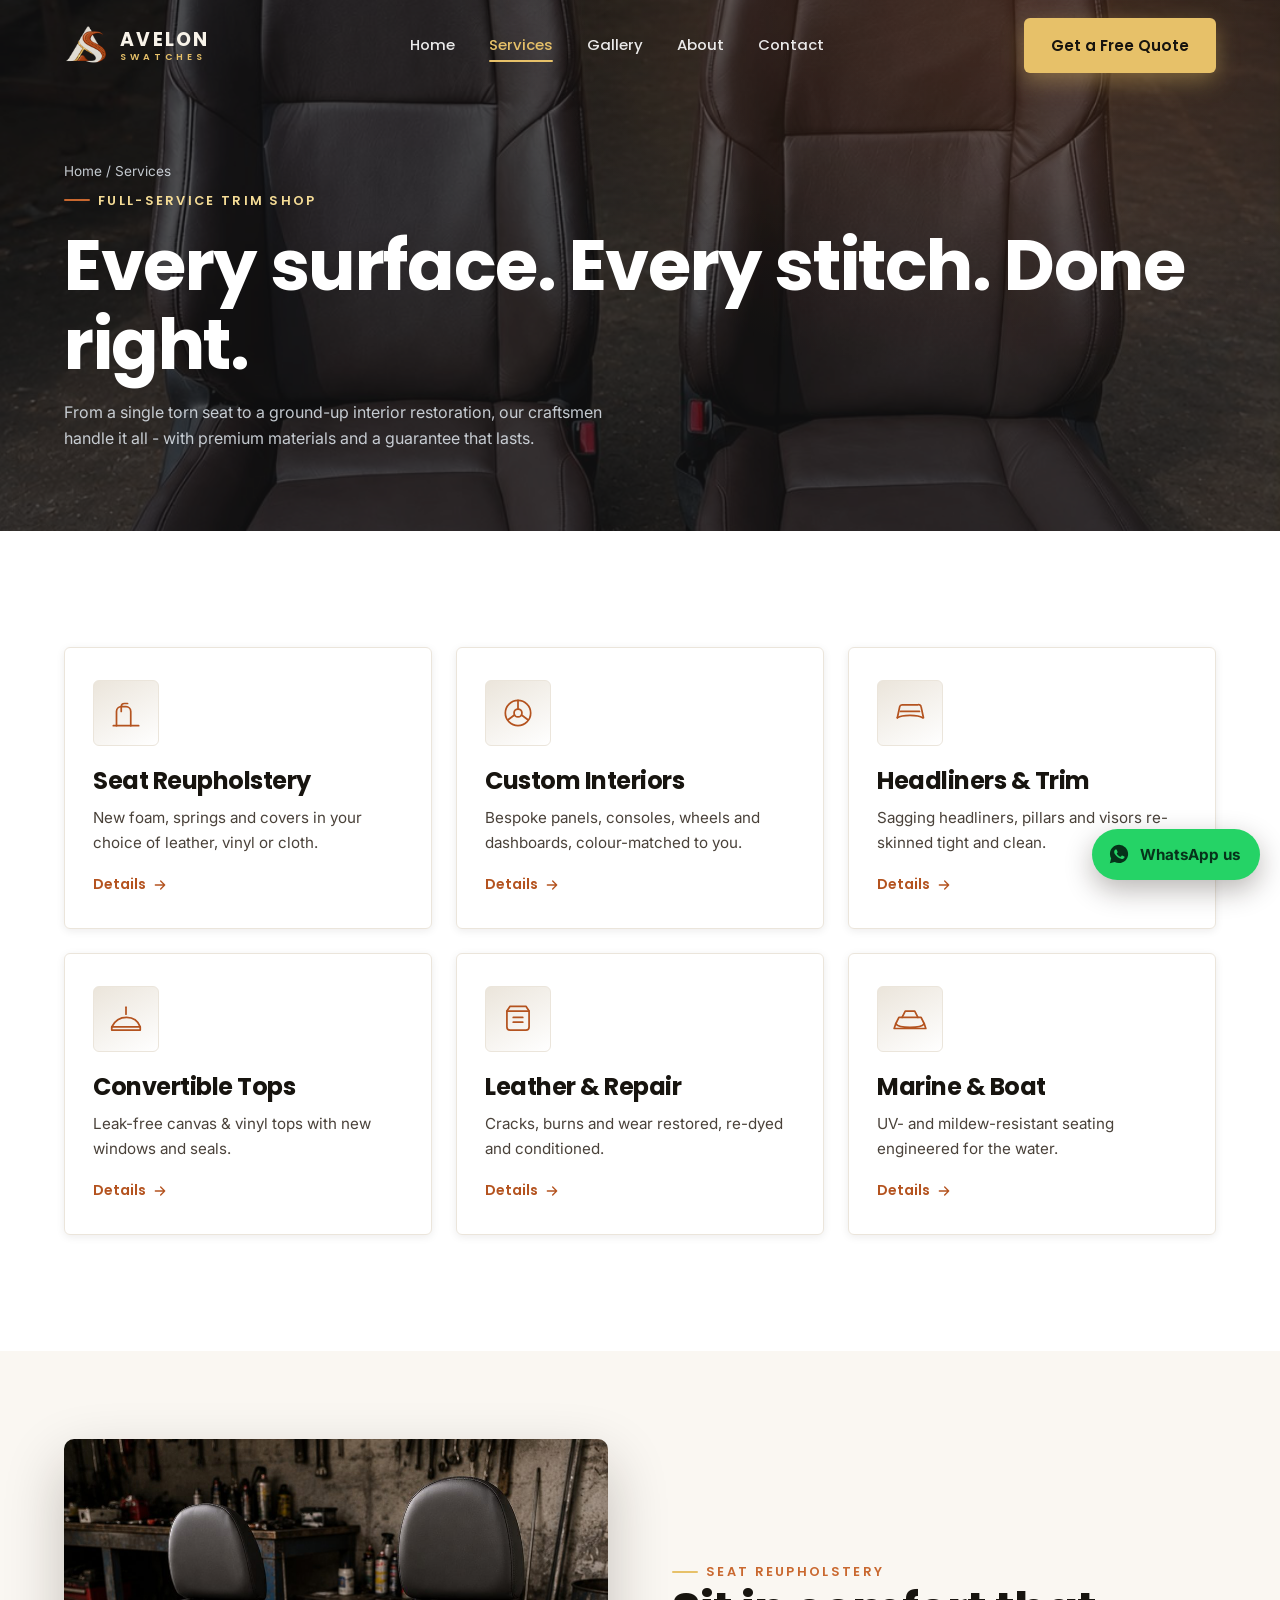
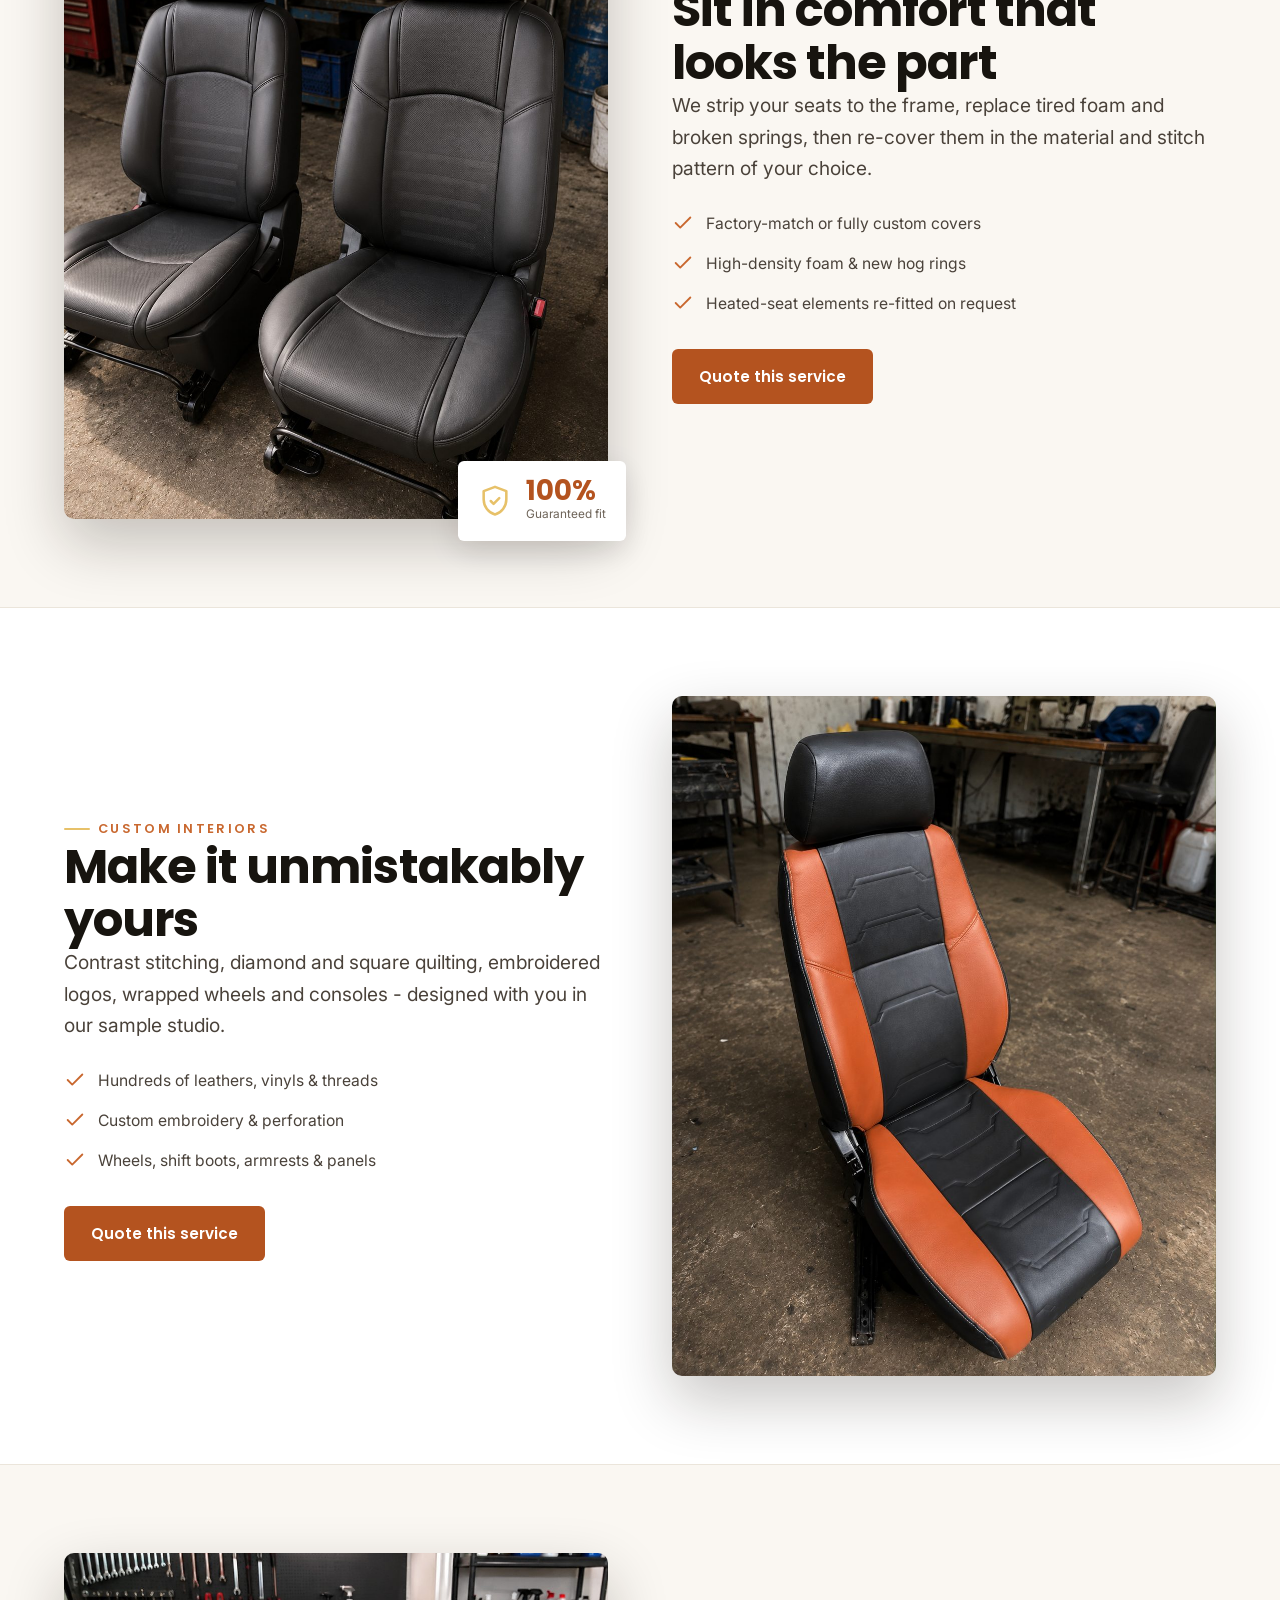
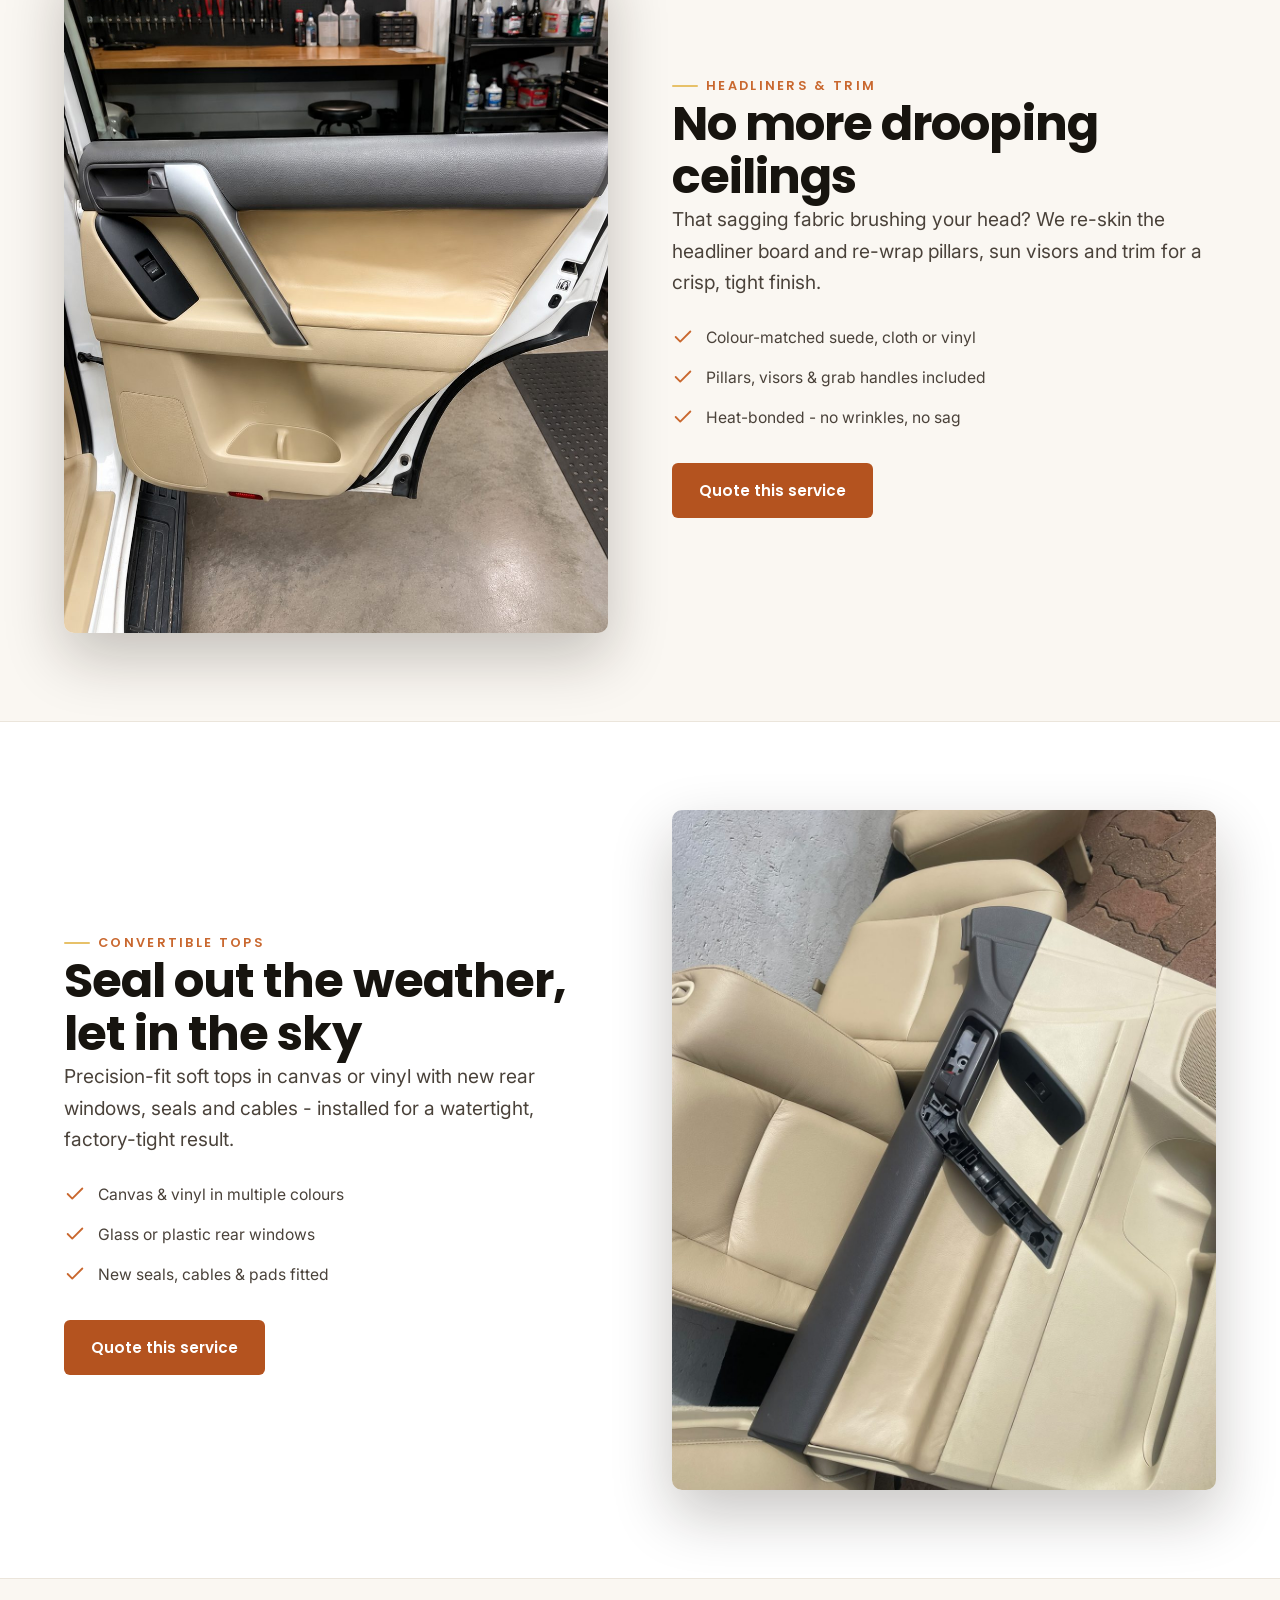
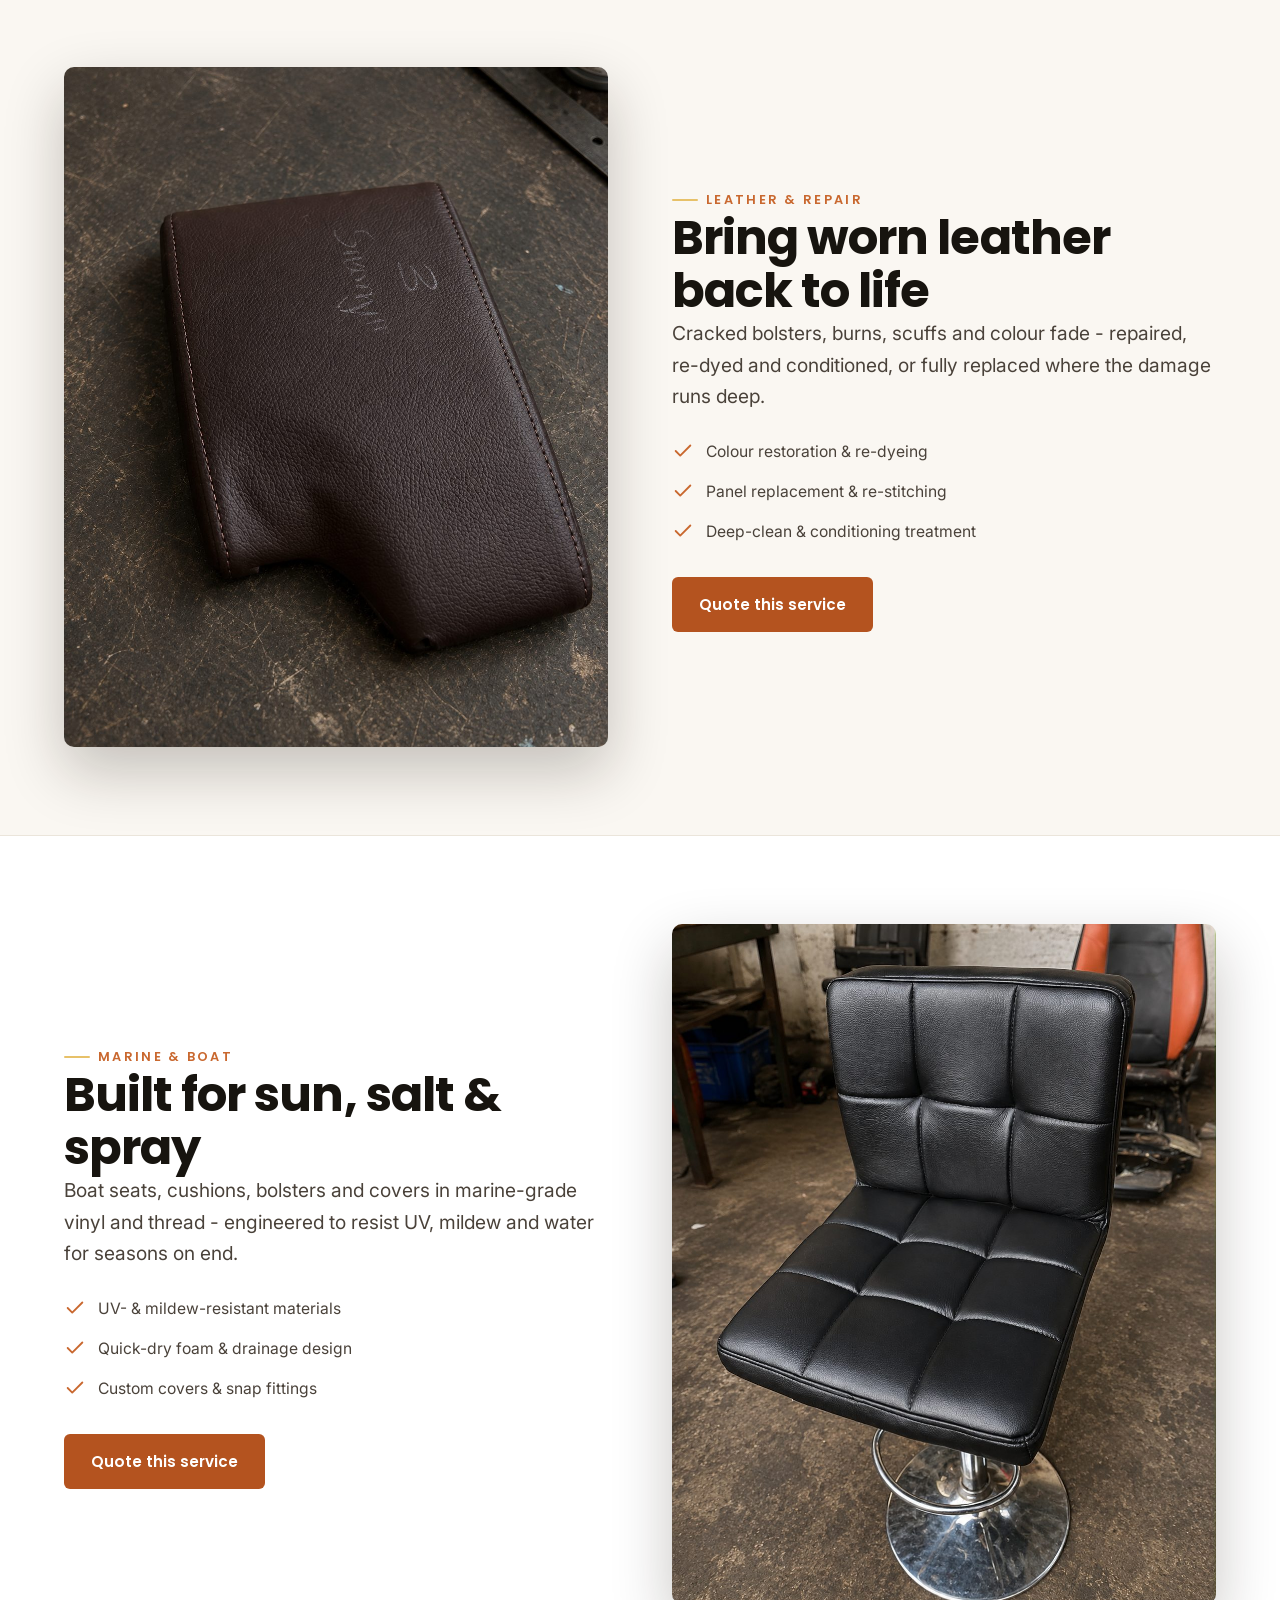
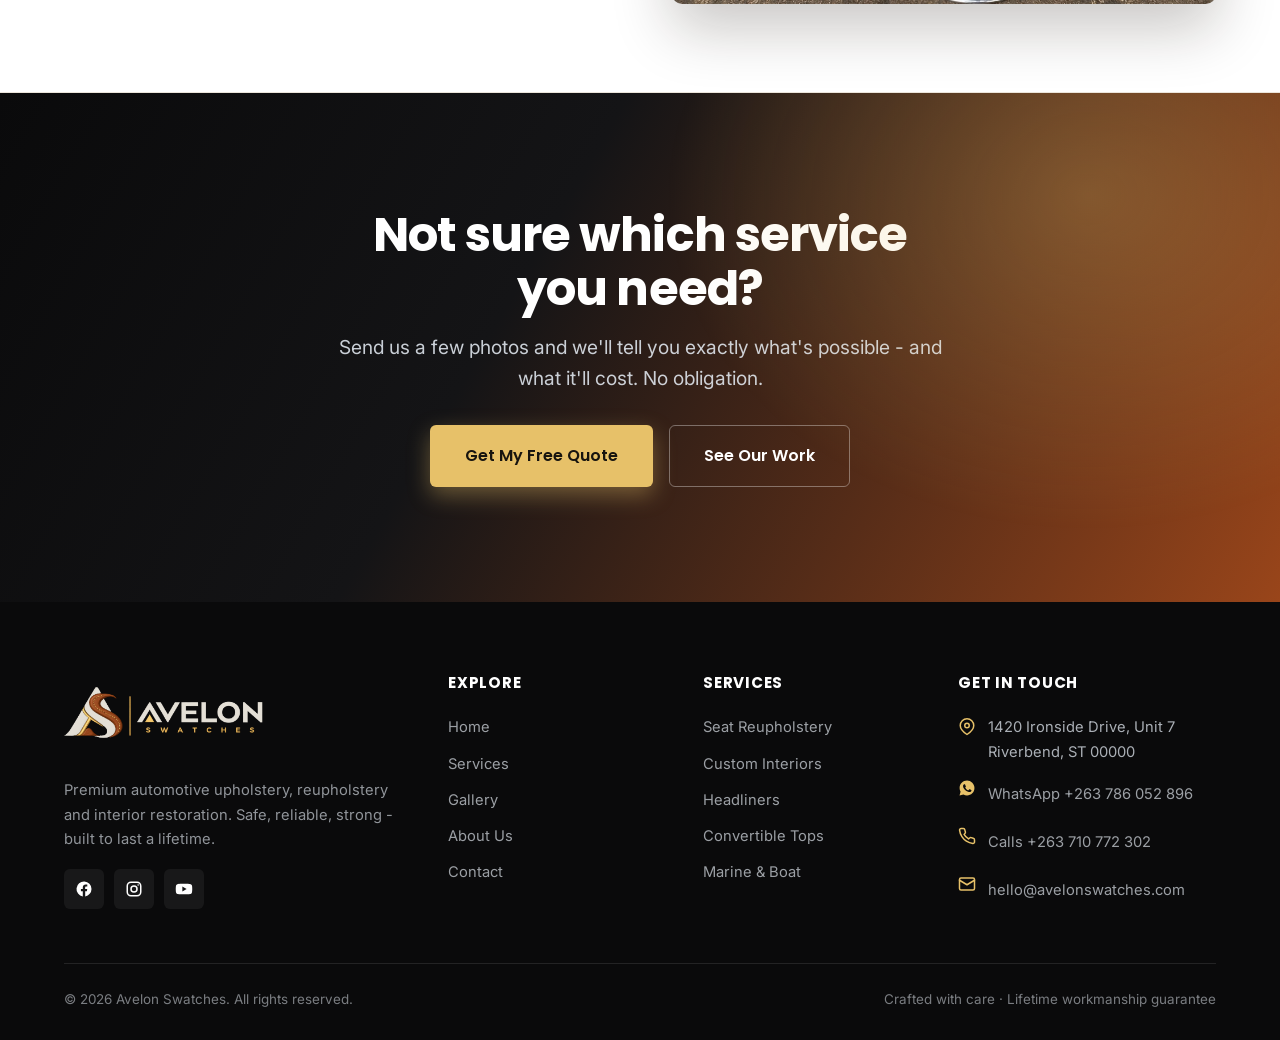
<file: services.html>
<!DOCTYPE html>
<html lang="en">
<head>
<meta charset="UTF-8" />
<meta name="viewport" content="width=device-width, initial-scale=1.0" />
<title>Services - Avelon Swatches</title>
<meta name="description" content="Seat reupholstery, custom interiors, headliners, convertible tops, leather repair and marine upholstery - all backed by a lifetime workmanship guarantee." />
<link rel="preconnect" href="https://fonts.googleapis.com" />
<link rel="preconnect" href="https://fonts.gstatic.com" crossorigin />
<link href="https://fonts.googleapis.com/css2?family=Poppins:wght@500;600;700;800&family=Inter:wght@400;500;600&display=swap" rel="stylesheet" />
<link rel="icon" href="favicon.ico" sizes="any" />
<link rel="icon" type="image/png" sizes="32x32" href="assets/img/favicon-32.png" />
<link rel="icon" type="image/png" sizes="16x16" href="assets/img/favicon-16.png" />
<link rel="apple-touch-icon" href="assets/img/apple-touch-icon.png" />
<meta name="theme-color" content="#141416" />
<link rel="stylesheet" href="assets/css/style.css" />
<script>document.documentElement.classList.add('js');</script>
</head>
<body>

<header class="site-header">
  <div class="container nav">
    <a href="index.html" class="brand" aria-label="Avelon Swatches home">
      <span class="brand-mark">
        <img class="mark-light" src="assets/img/logo-mark-light.png" alt="" width="44" height="44" decoding="async" />
        <img class="mark-dark" src="assets/img/logo-mark.png" alt="" width="44" height="44" decoding="async" />
      </span>
      <span>Avelon<small>Swatches</small></span>
    </a>
    <nav class="nav-links" aria-label="Primary">
      <a href="index.html">Home</a>
      <a href="services.html" class="active">Services</a>
      <a href="gallery.html">Gallery</a>
      <a href="about.html">About</a>
      <a href="contact.html">Contact</a>
    </nav>
    <div class="nav-cta">
      <a href="contact.html" class="btn btn--accent">Get a Free Quote</a>
      <button class="nav-toggle" aria-label="Toggle menu" aria-expanded="false"><span></span><span></span><span></span></button>
    </div>
  </div>
</header>

<section class="page-hero">
  <div class="media-bg"><img src="assets/img/seats-brown-pair.jpg" alt="" /></div>
  <div class="container">
    <p class="breadcrumb"><a href="index.html">Home</a> / Services</p>
    <span class="eyebrow" style="color:var(--gold-300)">Full-Service Trim Shop</span>
    <h1>Every surface. Every stitch. Done right.</h1>
    <p>From a single torn seat to a ground-up interior restoration, our craftsmen handle it all - with premium materials and a guarantee that lasts.</p>
  </div>
</section>

<!-- overview cards -->
<section class="section-pad">
  <div class="container">
    <div class="grid grid-3">
      <article class="service-card reveal">
        <div class="service-icon"><svg class="draw" viewBox="0 0 48 48" fill="none" stroke="currentColor" stroke-width="2.2" stroke-linecap="round" stroke-linejoin="round"><path d="M12 40V22a6 6 0 016-6h6a6 6 0 016 6v18"/><path d="M8 40h32"/><path d="M18 22v-6a4 4 0 014-4h4"/></svg></div>
        <h3>Seat Reupholstery</h3><p>New foam, springs and covers in your choice of leather, vinyl or cloth.</p>
        <a href="#seats" class="more">Details <svg viewBox="0 0 24 24" fill="none" stroke="currentColor" stroke-width="2" stroke-linecap="round" stroke-linejoin="round"><path d="M5 12h14M13 6l6 6-6 6"/></svg></a>
      </article>
      <article class="service-card reveal d1">
        <div class="service-icon"><svg class="draw" viewBox="0 0 48 48" fill="none" stroke="currentColor" stroke-width="2.2" stroke-linecap="round" stroke-linejoin="round"><circle cx="24" cy="24" r="16"/><circle cx="24" cy="24" r="5"/><path d="M24 19V8M28.5 26.5l8 6M19.5 26.5l-8 6"/></svg></div>
        <h3>Custom Interiors</h3><p>Bespoke panels, consoles, wheels and dashboards, colour-matched to you.</p>
        <a href="#custom" class="more">Details <svg viewBox="0 0 24 24" fill="none" stroke="currentColor" stroke-width="2" stroke-linecap="round" stroke-linejoin="round"><path d="M5 12h14M13 6l6 6-6 6"/></svg></a>
      </article>
      <article class="service-card reveal d2">
        <div class="service-icon"><svg class="draw" viewBox="0 0 48 48" fill="none" stroke="currentColor" stroke-width="2.2" stroke-linecap="round" stroke-linejoin="round"><path d="M8 30c6-4 26-4 32 0"/><path d="M8 30l3-14a3 3 0 013-2.4h20A3 3 0 0138 16l3 14"/><path d="M12 22h24" stroke-dasharray="3 3"/></svg></div>
        <h3>Headliners &amp; Trim</h3><p>Sagging headliners, pillars and visors re-skinned tight and clean.</p>
        <a href="#headliner" class="more">Details <svg viewBox="0 0 24 24" fill="none" stroke="currentColor" stroke-width="2" stroke-linecap="round" stroke-linejoin="round"><path d="M5 12h14M13 6l6 6-6 6"/></svg></a>
      </article>
      <article class="service-card reveal">
        <div class="service-icon"><svg class="draw" viewBox="0 0 48 48" fill="none" stroke="currentColor" stroke-width="2.2" stroke-linecap="round" stroke-linejoin="round"><path d="M6 34c8-16 30-16 36 0"/><path d="M6 34h36v4H6z"/><path d="M24 18V9"/></svg></div>
        <h3>Convertible Tops</h3><p>Leak-free canvas &amp; vinyl tops with new windows and seals.</p>
        <a href="#tops" class="more">Details <svg viewBox="0 0 24 24" fill="none" stroke="currentColor" stroke-width="2" stroke-linecap="round" stroke-linejoin="round"><path d="M5 12h14M13 6l6 6-6 6"/></svg></a>
      </article>
      <article class="service-card reveal d1">
        <div class="service-icon"><svg class="draw" viewBox="0 0 48 48" fill="none" stroke="currentColor" stroke-width="2.2" stroke-linecap="round" stroke-linejoin="round"><path d="M10 14h28v20a4 4 0 01-4 4H14a4 4 0 01-4-4V14z"/><path d="M10 14l4-6h20l4 6"/><path d="M18 22h12" stroke-dasharray="3 3"/><path d="M18 28h12" stroke-dasharray="3 3"/></svg></div>
        <h3>Leather &amp; Repair</h3><p>Cracks, burns and wear restored, re-dyed and conditioned.</p>
        <a href="#leather" class="more">Details <svg viewBox="0 0 24 24" fill="none" stroke="currentColor" stroke-width="2" stroke-linecap="round" stroke-linejoin="round"><path d="M5 12h14M13 6l6 6-6 6"/></svg></a>
      </article>
      <article class="service-card reveal d2">
        <div class="service-icon"><svg class="draw" viewBox="0 0 48 48" fill="none" stroke="currentColor" stroke-width="2.2" stroke-linecap="round" stroke-linejoin="round"><path d="M6 30c4 6 32 6 36 0l-4-8H10l-4 8z"/><path d="M14 22l4-8h12l4 8"/><path d="M6 30l-2 6h40l-2-6"/></svg></div>
        <h3>Marine &amp; Boat</h3><p>UV- and mildew-resistant seating engineered for the water.</p>
        <a href="#marine" class="more">Details <svg viewBox="0 0 24 24" fill="none" stroke="currentColor" stroke-width="2" stroke-linecap="round" stroke-linejoin="round"><path d="M5 12h14M13 6l6 6-6 6"/></svg></a>
      </article>
    </div>
  </div>
</section>

<!-- detail rows -->
<div class="svc-row" id="seats">
  <div class="container split">
    <div class="split-media reveal"><div class="media-frame"><img src="assets/img/seats-black-perforated.jpg" alt="Reupholstered tan leather car seats"></div>
      <div class="badge-float br float-y"><svg viewBox="0 0 24 24" fill="none" stroke="currentColor" stroke-width="1.8" stroke-linecap="round" stroke-linejoin="round"><path d="M12 2l8 3v6c0 5-3.4 9.2-8 10.5C7.4 20.2 4 16 4 11V5l8-3z"/><path d="M9 12l2 2 4-4"/></svg><div><span class="num">100%</span><small>Guaranteed fit</small></div></div>
    </div>
    <div class="split-body reveal d1">
      <span class="eyebrow">Seat Reupholstery</span>
      <h2>Sit in comfort that looks the part</h2>
      <p class="lead">We strip your seats to the frame, replace tired foam and broken springs, then re-cover them in the material and stitch pattern of your choice.</p>
      <ul class="check-list">
        <li><svg viewBox="0 0 24 24" fill="none" stroke="currentColor" stroke-width="2" stroke-linecap="round" stroke-linejoin="round"><path d="M20 6L9 17l-5-5"/></svg>Factory-match or fully custom covers</li>
        <li><svg viewBox="0 0 24 24" fill="none" stroke="currentColor" stroke-width="2" stroke-linecap="round" stroke-linejoin="round"><path d="M20 6L9 17l-5-5"/></svg>High-density foam &amp; new hog rings</li>
        <li><svg viewBox="0 0 24 24" fill="none" stroke="currentColor" stroke-width="2" stroke-linecap="round" stroke-linejoin="round"><path d="M20 6L9 17l-5-5"/></svg>Heated-seat elements re-fitted on request</li>
      </ul>
      <a href="contact.html" class="btn">Quote this service</a>
    </div>
  </div>
</div>

<div class="svc-row" id="custom">
  <div class="container split reverse">
    <div class="split-media reveal"><div class="media-frame"><img src="assets/img/after-orange-black-seat.jpg" alt="Custom steering wheel and dashboard"></div></div>
    <div class="split-body reveal d1">
      <span class="eyebrow">Custom Interiors</span>
      <h2>Make it unmistakably yours</h2>
      <p class="lead">Contrast stitching, diamond and square quilting, embroidered logos, wrapped wheels and consoles - designed with you in our sample studio.</p>
      <ul class="check-list">
        <li><svg viewBox="0 0 24 24" fill="none" stroke="currentColor" stroke-width="2" stroke-linecap="round" stroke-linejoin="round"><path d="M20 6L9 17l-5-5"/></svg>Hundreds of leathers, vinyls &amp; threads</li>
        <li><svg viewBox="0 0 24 24" fill="none" stroke="currentColor" stroke-width="2" stroke-linecap="round" stroke-linejoin="round"><path d="M20 6L9 17l-5-5"/></svg>Custom embroidery &amp; perforation</li>
        <li><svg viewBox="0 0 24 24" fill="none" stroke="currentColor" stroke-width="2" stroke-linecap="round" stroke-linejoin="round"><path d="M20 6L9 17l-5-5"/></svg>Wheels, shift boots, armrests &amp; panels</li>
      </ul>
      <a href="contact.html" class="btn">Quote this service</a>
    </div>
  </div>
</div>

<div class="svc-row" id="headliner">
  <div class="container split">
    <div class="split-media reveal"><div class="media-frame"><img src="assets/img/door-panel-beige.jpg" alt="Clean cream interior and headliner"></div></div>
    <div class="split-body reveal d1">
      <span class="eyebrow">Headliners &amp; Trim</span>
      <h2>No more drooping ceilings</h2>
      <p class="lead">That sagging fabric brushing your head? We re-skin the headliner board and re-wrap pillars, sun visors and trim for a crisp, tight finish.</p>
      <ul class="check-list">
        <li><svg viewBox="0 0 24 24" fill="none" stroke="currentColor" stroke-width="2" stroke-linecap="round" stroke-linejoin="round"><path d="M20 6L9 17l-5-5"/></svg>Colour-matched suede, cloth or vinyl</li>
        <li><svg viewBox="0 0 24 24" fill="none" stroke="currentColor" stroke-width="2" stroke-linecap="round" stroke-linejoin="round"><path d="M20 6L9 17l-5-5"/></svg>Pillars, visors &amp; grab handles included</li>
        <li><svg viewBox="0 0 24 24" fill="none" stroke="currentColor" stroke-width="2" stroke-linecap="round" stroke-linejoin="round"><path d="M20 6L9 17l-5-5"/></svg>Heat-bonded - no wrinkles, no sag</li>
      </ul>
      <a href="contact.html" class="btn">Quote this service</a>
    </div>
  </div>
</div>

<div class="svc-row" id="tops">
  <div class="container split reverse">
    <div class="split-media reveal"><div class="media-frame"><img src="assets/img/interior-cream-set.jpg" alt="Classic convertible interior"></div></div>
    <div class="split-body reveal d1">
      <span class="eyebrow">Convertible Tops</span>
      <h2>Seal out the weather, let in the sky</h2>
      <p class="lead">Precision-fit soft tops in canvas or vinyl with new rear windows, seals and cables - installed for a watertight, factory-tight result.</p>
      <ul class="check-list">
        <li><svg viewBox="0 0 24 24" fill="none" stroke="currentColor" stroke-width="2" stroke-linecap="round" stroke-linejoin="round"><path d="M20 6L9 17l-5-5"/></svg>Canvas &amp; vinyl in multiple colours</li>
        <li><svg viewBox="0 0 24 24" fill="none" stroke="currentColor" stroke-width="2" stroke-linecap="round" stroke-linejoin="round"><path d="M20 6L9 17l-5-5"/></svg>Glass or plastic rear windows</li>
        <li><svg viewBox="0 0 24 24" fill="none" stroke="currentColor" stroke-width="2" stroke-linecap="round" stroke-linejoin="round"><path d="M20 6L9 17l-5-5"/></svg>New seals, cables &amp; pads fitted</li>
      </ul>
      <a href="contact.html" class="btn">Quote this service</a>
    </div>
  </div>
</div>

<div class="svc-row" id="leather">
  <div class="container split">
    <div class="split-media reveal"><div class="media-frame"><img src="assets/img/after-armrest.jpg" alt="Brown leather being repaired and stitched"></div></div>
    <div class="split-body reveal d1">
      <span class="eyebrow">Leather &amp; Repair</span>
      <h2>Bring worn leather back to life</h2>
      <p class="lead">Cracked bolsters, burns, scuffs and colour fade - repaired, re-dyed and conditioned, or fully replaced where the damage runs deep.</p>
      <ul class="check-list">
        <li><svg viewBox="0 0 24 24" fill="none" stroke="currentColor" stroke-width="2" stroke-linecap="round" stroke-linejoin="round"><path d="M20 6L9 17l-5-5"/></svg>Colour restoration &amp; re-dyeing</li>
        <li><svg viewBox="0 0 24 24" fill="none" stroke="currentColor" stroke-width="2" stroke-linecap="round" stroke-linejoin="round"><path d="M20 6L9 17l-5-5"/></svg>Panel replacement &amp; re-stitching</li>
        <li><svg viewBox="0 0 24 24" fill="none" stroke="currentColor" stroke-width="2" stroke-linecap="round" stroke-linejoin="round"><path d="M20 6L9 17l-5-5"/></svg>Deep-clean &amp; conditioning treatment</li>
      </ul>
      <a href="contact.html" class="btn">Quote this service</a>
    </div>
  </div>
</div>

<div class="svc-row" id="marine">
  <div class="container split reverse">
    <div class="split-media reveal"><div class="media-frame"><img src="assets/img/bar-stool-black.jpg" alt="Premium marine-grade seating"></div></div>
    <div class="split-body reveal d1">
      <span class="eyebrow">Marine &amp; Boat</span>
      <h2>Built for sun, salt &amp; spray</h2>
      <p class="lead">Boat seats, cushions, bolsters and covers in marine-grade vinyl and thread - engineered to resist UV, mildew and water for seasons on end.</p>
      <ul class="check-list">
        <li><svg viewBox="0 0 24 24" fill="none" stroke="currentColor" stroke-width="2" stroke-linecap="round" stroke-linejoin="round"><path d="M20 6L9 17l-5-5"/></svg>UV- &amp; mildew-resistant materials</li>
        <li><svg viewBox="0 0 24 24" fill="none" stroke="currentColor" stroke-width="2" stroke-linecap="round" stroke-linejoin="round"><path d="M20 6L9 17l-5-5"/></svg>Quick-dry foam &amp; drainage design</li>
        <li><svg viewBox="0 0 24 24" fill="none" stroke="currentColor" stroke-width="2" stroke-linecap="round" stroke-linejoin="round"><path d="M20 6L9 17l-5-5"/></svg>Custom covers &amp; snap fittings</li>
      </ul>
      <a href="contact.html" class="btn">Quote this service</a>
    </div>
  </div>
</div>

<!-- CTA -->
<section class="cta-band section-pad">
  <div class="container cta-inner reveal">
    <h2>Not sure which service you need?</h2>
    <p class="lead">Send us a few photos and we'll tell you exactly what's possible - and what it'll cost. No obligation.</p>
    <div class="cta-actions">
      <a href="contact.html" class="btn btn--accent btn--lg">Get My Free Quote</a>
      <a href="gallery.html" class="btn btn--ghost btn--lg">See Our Work</a>
    </div>
  </div>
</section>

<footer class="site-footer">
  <div class="container">
    <div class="footer-grid">
      <div class="footer-col">
        <a href="index.html" class="brand-lockup" aria-label="Avelon Swatches home">
          <img src="assets/img/logo-full-light.png" alt="Avelon Swatches" width="1400" height="521" />
        </a>
        <p>Premium automotive upholstery, reupholstery and interior restoration. Safe, reliable, strong - built to last a lifetime.</p>
        <div class="socials">
          <a href="#" aria-label="Facebook"><svg viewBox="0 0 24 24" fill="currentColor"><path d="M22 12a10 10 0 10-11.6 9.9v-7H7.9V12h2.5V9.8c0-2.5 1.5-3.9 3.8-3.9 1.1 0 2.2.2 2.2.2v2.5h-1.3c-1.2 0-1.6.8-1.6 1.6V12h2.8l-.4 2.9h-2.3v7A10 10 0 0022 12z"/></svg></a>
          <a href="#" aria-label="Instagram"><svg viewBox="0 0 24 24" fill="none" stroke="currentColor" stroke-width="2"><rect x="3" y="3" width="18" height="18" rx="5"/><circle cx="12" cy="12" r="4"/><circle cx="17.5" cy="6.5" r="1" fill="currentColor" stroke="none"/></svg></a>
          <a href="#" aria-label="YouTube"><svg viewBox="0 0 24 24" fill="currentColor"><path d="M23 12s0-3.2-.4-4.7a2.5 2.5 0 00-1.8-1.8C19.3 5 12 5 12 5s-7.3 0-8.8.5A2.5 2.5 0 001.4 7.3C1 8.8 1 12 1 12s0 3.2.4 4.7a2.5 2.5 0 001.8 1.8C4.7 19 12 19 12 19s7.3 0 8.8-.5a2.5 2.5 0 001.8-1.8C23 15.2 23 12 23 12zM9.8 15.3V8.7l5.7 3.3-5.7 3.3z"/></svg></a>
        </div>
      </div>
      <div class="footer-col">
        <h4>Explore</h4>
        <a href="index.html">Home</a><a href="services.html">Services</a><a href="gallery.html">Gallery</a><a href="about.html">About Us</a><a href="contact.html">Contact</a>
      </div>
      <div class="footer-col">
        <h4>Services</h4>
        <a href="#seats">Seat Reupholstery</a><a href="#custom">Custom Interiors</a><a href="#headliner">Headliners</a><a href="#tops">Convertible Tops</a><a href="#marine">Marine &amp; Boat</a>
      </div>
      <div class="footer-col">
        <h4>Get in Touch</h4>
        <ul class="footer-contact">
          <li><svg viewBox="0 0 24 24" fill="none" stroke="currentColor" stroke-width="2" stroke-linecap="round" stroke-linejoin="round"><path d="M21 10c0 6-9 12-9 12s-9-6-9-12a9 9 0 0118 0z"/><circle cx="12" cy="10" r="3"/></svg><span>1420 Ironside Drive, Unit 7<br>Riverbend, ST 00000</span></li>
          <li><svg viewBox="0 0 24 24" fill="currentColor" aria-hidden="true"><path d="M12.04 2C6.58 2 2.13 6.45 2.13 11.91c0 1.75.46 3.45 1.32 4.95L2 22l5.25-1.38a9.9 9.9 0 004.79 1.22h.01c5.46 0 9.9-4.45 9.9-9.91 0-2.65-1.03-5.14-2.9-7.01A9.82 9.82 0 0012.04 2zm5.8 14.06c-.24.68-1.42 1.31-1.96 1.36-.5.05-.98.23-3.3-.69-2.78-1.1-4.55-3.94-4.69-4.13-.14-.18-1.13-1.5-1.13-2.87 0-1.36.71-2.03.96-2.31.25-.28.55-.35.73-.35.18 0 .37 0 .53.01.17.01.4-.06.62.48.24.57.8 1.96.87 2.1.07.14.12.31.02.49-.09.18-.14.29-.28.45-.14.16-.29.35-.42.47-.14.14-.28.29-.12.57.16.28.72 1.19 1.55 1.93 1.07.95 1.97 1.25 2.25 1.39.28.14.44.12.6-.07.17-.19.7-.81.88-1.09.18-.28.37-.23.62-.14.25.09 1.6.75 1.87.89.28.14.46.21.53.32.07.12.07.66-.17 1.34z"/></svg><a href="https://wa.me/263786052896" target="_blank" rel="noopener">WhatsApp +263 786 052 896</a></li>
          <li><svg viewBox="0 0 24 24" fill="none" stroke="currentColor" stroke-width="2" stroke-linecap="round" stroke-linejoin="round"><path d="M22 16.9v3a2 2 0 01-2.2 2 19.8 19.8 0 01-8.6-3.1 19.5 19.5 0 01-6-6 19.8 19.8 0 01-3.1-8.7A2 2 0 014.1 2h3a2 2 0 012 1.7c.1.9.4 1.8.7 2.7a2 2 0 01-.5 2.1L8.1 9.9a16 16 0 006 6l1.4-1.2a2 2 0 012.1-.5c.9.3 1.8.6 2.7.7a2 2 0 011.7 2z"/></svg><a href="tel:+263710772302">Calls +263 710 772 302</a></li>
          <li><svg viewBox="0 0 24 24" fill="none" stroke="currentColor" stroke-width="2" stroke-linecap="round" stroke-linejoin="round"><path d="M4 4h16a2 2 0 012 2v12a2 2 0 01-2 2H4a2 2 0 01-2-2V6a2 2 0 012-2z"/><path d="M22 7l-10 6L2 7"/></svg><a href="mailto:hello@avelonswatches.com">hello@avelonswatches.com</a></li>
        </ul>
      </div>
    </div>
    <div class="footer-bottom">
      <span>&copy; <span data-year>2026</span> Avelon Swatches. All rights reserved.</span>
      <span>Crafted with care &middot; Lifetime workmanship guarantee</span>
    </div>
  </div>
</footer>

<script src="assets/js/main.js"></script>

<a class="wa-float" href="https://wa.me/263786052896" target="_blank" rel="noopener" aria-label="Chat with us on WhatsApp"><svg viewBox="0 0 24 24" fill="currentColor" aria-hidden="true"><path d="M12.04 2C6.58 2 2.13 6.45 2.13 11.91c0 1.75.46 3.45 1.32 4.95L2 22l5.25-1.38a9.9 9.9 0 004.79 1.22h.01c5.46 0 9.9-4.45 9.9-9.91 0-2.65-1.03-5.14-2.9-7.01A9.82 9.82 0 0012.04 2zm5.8 14.06c-.24.68-1.42 1.31-1.96 1.36-.5.05-.98.23-3.3-.69-2.78-1.1-4.55-3.94-4.69-4.13-.14-.18-1.13-1.5-1.13-2.87 0-1.36.71-2.03.96-2.31.25-.28.55-.35.73-.35.18 0 .37 0 .53.01.17.01.4-.06.62.48.24.57.8 1.96.87 2.1.07.14.12.31.02.49-.09.18-.14.29-.28.45-.14.16-.29.35-.42.47-.14.14-.28.29-.12.57.16.28.72 1.19 1.55 1.93 1.07.95 1.97 1.25 2.25 1.39.28.14.44.12.6-.07.17-.19.7-.81.88-1.09.18-.28.37-.23.62-.14.25.09 1.6.75 1.87.89.28.14.46.21.53.32.07.12.07.66-.17 1.34z"/></svg><span class="wa-label">WhatsApp us</span></a>
</body>
</html>
</file>
<file: assets/css/style.css>
/* ==========================================================================
   Avelon Swatches - global stylesheet
   Palette: black leather + cognac hide + gold thread (drawn from the AS mark).
   Radius: sm (6px).
   ========================================================================== */

:root {
  /* Brand palette - pulled straight from the logo */
  --ink-950:   #0a0a0b;   /* deepest black leather */
  --ink-900:   #141416;
  --ink-800:   #1f1f22;
  --ink-700:   #2c2c30;

  --cognac-700: #7a3411;  /* saddle hide, shadow side */
  --cognac-600: #99451a;
  --cognac-500: #b4531f;  /* primary - the leather in the mark */
  --cognac-400: #c9682f;

  --gold-600:  #b8893a;   /* gold thread, deep */
  --gold-500:  #d9ae55;
  --gold-400:  #e7c169;   /* accent - the stitch highlight */
  --gold-300:  #f5dc96;

  --stone-500: #6e6459;
  --stone-400: #948a7c;
  --stone-300: #c2b8ab;
  --stone-100: #ebe5db;
  --paper:     #faf7f2;
  --white:     #ffffff;
  --cream:     #f8f3e9;   /* logo lettering on dark */

  --ink:       #17140f;
  --ink-soft:  #4a423a;

  /* Radius - client asked for small (sm) rounded edges */
  --r: 6px;
  --r-lg: 10px;
  --r-pill: 999px;

  --shadow-sm: 0 2px 8px rgba(26, 18, 10, .08);
  --shadow-md: 0 10px 30px rgba(26, 18, 10, .13);
  --shadow-lg: 0 24px 60px rgba(26, 18, 10, .24);
  --shadow-accent: 0 10px 30px rgba(180, 83, 31, .35);

  --maxw: 1200px;
  --ease: cubic-bezier(.22, 1, .36, 1);

  --font-head: 'Poppins', system-ui, -apple-system, 'Segoe UI', sans-serif;
  --font-body: 'Inter', system-ui, -apple-system, 'Segoe UI', sans-serif;
}

/* ---------- base ---------- */
* { box-sizing: border-box; margin: 0; padding: 0; }
html { scroll-behavior: smooth; -webkit-text-size-adjust: 100%; }
body {
  font-family: var(--font-body);
  color: var(--ink);
  background: var(--white);
  line-height: 1.65;
  overflow-x: hidden;
  -webkit-font-smoothing: antialiased;
}
img, video { max-width: 100%; display: block; }
a { color: inherit; text-decoration: none; }
ul { list-style: none; }

h1, h2, h3, h4 { font-family: var(--font-head); font-weight: 700; line-height: 1.12; color: var(--ink); letter-spacing: -.02em; }
h1 { font-size: clamp(2.4rem, 6vw, 4.4rem); }
h2 { font-size: clamp(1.9rem, 4vw, 3rem); }
h3 { font-size: clamp(1.2rem, 2vw, 1.5rem); }
p  { color: var(--ink-soft); }

.container { width: 100%; max-width: var(--maxw); margin-inline: auto; padding-inline: 24px; }
section { position: relative; }

/* ---------- utility ---------- */
.eyebrow {
  display: inline-flex; align-items: center; gap: 8px;
  font-family: var(--font-head); font-weight: 600; font-size: .8rem;
  letter-spacing: .18em; text-transform: uppercase; color: var(--cognac-400);
}
.eyebrow::before { content: ""; width: 26px; height: 2px; background: var(--gold-400); display: inline-block; border-radius: 2px; }
.eyebrow.center::before { display: none; }
/* on dark bands the eyebrow needs the gold, not the cognac */
.hero .eyebrow, .page-hero .eyebrow, .cta-band .eyebrow, .stats-band .eyebrow { color: var(--gold-400); }
.hero .eyebrow::before, .page-hero .eyebrow::before, .cta-band .eyebrow::before { background: var(--cognac-400); }

.text-accent { color: var(--gold-400); }
.lead { font-size: clamp(1.05rem, 1.6vw, 1.2rem); color: var(--ink-soft); }
.section-pad { padding: clamp(64px, 9vw, 120px) 0; }
.text-center { text-align: center; }
.mx-auto { margin-inline: auto; }
.maxw-680 { max-width: 680px; }

/* ---------- buttons ---------- */
.btn {
  --btn-bg: var(--cognac-500);
  --btn-fg: #fff;
  display: inline-flex; align-items: center; justify-content: center; gap: 10px;
  font-family: var(--font-head); font-weight: 600; font-size: .95rem;
  padding: 14px 26px; border-radius: var(--r); border: 1.5px solid transparent;
  background: var(--btn-bg); color: var(--btn-fg); cursor: pointer;
  transition: transform .25s var(--ease), box-shadow .25s var(--ease), background .25s var(--ease);
  position: relative; overflow: hidden; white-space: nowrap;
}
.btn:hover { transform: translateY(-3px); box-shadow: var(--shadow-accent); }
.btn:active { transform: translateY(-1px); }
.btn svg { width: 18px; height: 18px; }
.btn--accent { --btn-bg: var(--gold-400); box-shadow: 0 8px 22px rgba(231,193,105,.38); color: var(--ink); }
.btn--ghost { --btn-bg: transparent; --btn-fg: #fff; border-color: rgba(255,255,255,.35); }
.btn--ghost:hover { background: rgba(255,255,255,.1); box-shadow: none; }
.btn--dark { --btn-bg: var(--ink-800); }
.btn--outline { --btn-bg: transparent; --btn-fg: var(--cognac-500); border-color: var(--stone-300); }
.btn--outline:hover { border-color: var(--cognac-500); box-shadow: var(--shadow-sm); }
.btn--lg { padding: 17px 34px; font-size: 1rem; }

/* shine sweep on hover */
.btn::after {
  content: ""; position: absolute; top: 0; left: -120%; width: 60%; height: 100%;
  background: linear-gradient(120deg, transparent, rgba(255,255,255,.35), transparent);
  transform: skewX(-20deg); transition: left .6s var(--ease);
}
.btn:hover::after { left: 140%; }

/* ---------- header / nav ---------- */
.site-header {
  position: fixed; top: 0; left: 0; right: 0; z-index: 100;
  transition: background .35s var(--ease), box-shadow .35s var(--ease), padding .35s var(--ease);
  padding: 18px 0;
}
.site-header.scrolled {
  background: rgba(255,255,255,.92);
  backdrop-filter: saturate(160%) blur(12px);
  box-shadow: var(--shadow-sm); padding: 10px 0;
}
.nav { display: flex; align-items: center; justify-content: space-between; gap: 24px; }
.brand { display: flex; align-items: center; gap: 12px; font-family: var(--font-head); font-weight: 700; font-size: 1.18rem; color: var(--cream); letter-spacing: .12em; text-transform: uppercase; line-height: 1.05; }
.site-header.scrolled .brand { color: var(--ink); }
.brand .brand-mark { width: 44px; height: 44px; flex: none; position: relative; display: block; }
.brand .brand-mark img { position: absolute; inset: 0; width: 100%; height: 100%; object-fit: contain; transition: opacity .3s var(--ease); }
/* light monogram over the dark hero, full-colour once the header goes white */
.brand .mark-dark { opacity: 0; }
.site-header.scrolled .brand .mark-light { opacity: 0; }
.site-header.scrolled .brand .mark-dark { opacity: 1; }
.site-footer .brand .mark-dark { opacity: 0; }
.brand small { display: block; font-size: .58rem; font-weight: 600; letter-spacing: .42em; text-transform: uppercase; color: var(--gold-400); margin-top: 2px; }
.site-header.scrolled .brand small { color: var(--cognac-500); }

/* full lockup image (footer / dark bands) */
.brand-lockup { display: inline-block; }
.brand-lockup img { height: 74px; width: auto; }

.nav-links { display: flex; align-items: center; gap: 6px; }
.nav-links a {
  font-family: var(--font-head); font-weight: 500; font-size: .93rem; color: rgba(255,255,255,.9);
  padding: 8px 14px; border-radius: var(--r); position: relative; transition: color .25s;
}
.site-header.scrolled .nav-links a { color: var(--ink-soft); }
.nav-links a::after {
  content: ""; position: absolute; left: 14px; right: 14px; bottom: 4px; height: 2px;
  background: var(--gold-400); transform: scaleX(0); transform-origin: left; transition: transform .3s var(--ease); border-radius: 2px;
}
.nav-links a:hover::after, .nav-links a.active::after { transform: scaleX(1); }
.nav-links a.active { color: var(--gold-400); }
.site-header.scrolled .nav-links a.active { color: var(--cognac-500); }
.nav-cta { display: flex; align-items: center; gap: 12px; }

.nav-toggle { display: none; background: none; border: 0; cursor: pointer; width: 44px; height: 44px; position: relative; }
.nav-toggle span { position: absolute; left: 10px; right: 10px; height: 2px; background: #fff; border-radius: 2px; transition: .3s var(--ease); }
.site-header.scrolled .nav-toggle span { background: var(--ink); }
.nav-toggle span:nth-child(1) { top: 15px; }
.nav-toggle span:nth-child(2) { top: 21px; }
.nav-toggle span:nth-child(3) { top: 27px; }
body.nav-open .nav-toggle span:nth-child(1) { top: 21px; transform: rotate(45deg); }
body.nav-open .nav-toggle span:nth-child(2) { opacity: 0; }
body.nav-open .nav-toggle span:nth-child(3) { top: 21px; transform: rotate(-45deg); }

/* ---------- hero ---------- */
.hero { position: relative; min-height: 100svh; display: flex; align-items: center; color: #fff; overflow: hidden; }
.hero-media { position: absolute; inset: 0; z-index: -2; }
.hero-media video, .hero-media img { width: 100%; height: 100%; object-fit: cover; }
.hero-overlay {
  position: absolute; inset: 0; z-index: -1;
  background:
    linear-gradient(115deg, rgba(10,10,11,.94) 0%, rgba(20,20,22,.80) 45%, rgba(10,10,11,.42) 100%),
    radial-gradient(120% 90% at 80% 10%, rgba(180,83,31,.30), transparent 62%),
    radial-gradient(80% 70% at 12% 90%, rgba(231,193,105,.14), transparent 60%);
}
.hero-inner { padding-block: 140px 80px; max-width: 760px; }
.hero h1 { color: #fff; margin: 18px 0 22px; }
.hero h1 .word { display: inline-block; }
.hero p.lead { color: rgba(233,240,248,.9); max-width: 560px; }
.hero-cta { display: flex; flex-wrap: wrap; gap: 16px; margin-top: 34px; }
.hero-badges { display: flex; flex-wrap: wrap; gap: 26px; margin-top: 46px; padding-top: 26px; border-top: 1px solid rgba(255,255,255,.15); }
.hero-badge { display: flex; align-items: center; gap: 12px; }
.hero-badge svg { width: 30px; height: 30px; color: var(--gold-300); flex: none; }
.hero-badge b { font-family: var(--font-head); display: block; font-size: .98rem; }
.hero-badge span { font-size: .82rem; color: rgba(233,240,248,.7); }

.scroll-hint { position: absolute; bottom: 26px; left: 50%; transform: translateX(-50%); z-index: 2; display: flex; flex-direction: column; align-items: center; gap: 8px; color: rgba(255,255,255,.7); font-size: .72rem; letter-spacing: .2em; text-transform: uppercase; }
.scroll-hint .mouse { width: 22px; height: 36px; border: 2px solid rgba(255,255,255,.5); border-radius: var(--r-pill); position: relative; }
.scroll-hint .mouse::after { content: ""; position: absolute; top: 7px; left: 50%; transform: translateX(-50%); width: 3px; height: 7px; border-radius: 3px; background: #fff; animation: scrollDot 1.6s var(--ease) infinite; }
@keyframes scrollDot { 0% { opacity: 0; transform: translate(-50%, 0); } 40% { opacity: 1; } 80% { opacity: 0; transform: translate(-50%, 12px); } 100% { opacity: 0; } }

/* ---------- trust marquee ---------- */
.marquee { background: var(--ink-900); color: rgba(255,255,255,.75); padding: 16px 0; overflow: hidden; white-space: nowrap; }
.marquee-track { display: inline-flex; gap: 56px; align-items: center; animation: marquee 26s linear infinite; }
.marquee:hover .marquee-track { animation-play-state: paused; }
.marquee-item { display: inline-flex; align-items: center; gap: 12px; font-family: var(--font-head); font-weight: 500; font-size: .95rem; letter-spacing: .02em; }
.marquee-item svg { width: 20px; height: 20px; color: var(--gold-400); }
@keyframes marquee { to { transform: translateX(-50%); } }

/* ---------- section heading ---------- */
.sec-head { max-width: 640px; margin-bottom: 52px; }
.sec-head.center { margin-inline: auto; text-align: center; }
.sec-head h2 { margin: 14px 0 16px; }

/* stitch divider (animated dashed line) */
.stitch-divider { display: block; width: 100%; height: 20px; }
.stitch-divider line { stroke: var(--gold-600); stroke-width: 3; stroke-dasharray: 10 9; stroke-linecap: round; }

/* ---------- service cards ---------- */
.grid { display: grid; gap: 24px; }
.grid-3 { grid-template-columns: repeat(3, 1fr); }
.grid-2 { grid-template-columns: repeat(2, 1fr); }
.grid-4 { grid-template-columns: repeat(4, 1fr); }

.service-card {
  background: var(--white); border: 1px solid var(--stone-100); border-radius: var(--r);
  padding: 32px 28px; box-shadow: var(--shadow-sm);
  transition: transform .35s var(--ease), box-shadow .35s var(--ease), border-color .35s;
  position: relative; overflow: hidden;
}
.service-card::before {
  content: ""; position: absolute; left: 0; top: 0; height: 4px; width: 100%;
  background: linear-gradient(90deg, var(--cognac-500), var(--gold-400)); transform: scaleX(0); transform-origin: left; transition: transform .4s var(--ease);
}
.service-card:hover { transform: translateY(-8px); box-shadow: var(--shadow-md); border-color: transparent; }
.service-card:hover::before { transform: scaleX(1); }
.service-icon {
  width: 66px; height: 66px; border-radius: var(--r); display: grid; place-items: center; margin-bottom: 22px;
  background: linear-gradient(150deg, var(--stone-100), #fff); border: 1px solid var(--stone-100);
}
.service-icon svg { width: 38px; height: 38px; color: var(--cognac-500); }
.service-card h3 { margin-bottom: 10px; }
.service-card p { font-size: .95rem; }
.service-card .more { display: inline-flex; align-items: center; gap: 6px; margin-top: 18px; font-family: var(--font-head); font-weight: 600; font-size: .88rem; color: var(--cognac-500); }
.service-card .more svg { width: 16px; height: 16px; transition: transform .3s var(--ease); }
.service-card:hover .more svg { transform: translateX(4px); }

/* ---------- feature / split ---------- */
.split { display: grid; grid-template-columns: 1fr 1fr; gap: clamp(32px, 5vw, 72px); align-items: center; }
.split.reverse .split-media { order: 2; }
.split-media { position: relative; }
.split-media .media-frame { border-radius: var(--r-lg); overflow: hidden; box-shadow: var(--shadow-lg); position: relative; aspect-ratio: 4/5; }
.split-media img, .split-media video { width: 100%; height: 100%; object-fit: cover; }
.split-media .badge-float {
  position: absolute; background: #fff; border-radius: var(--r); box-shadow: var(--shadow-md); padding: 16px 20px;
  display: flex; align-items: center; gap: 14px;
}
.badge-float.br { right: -18px; bottom: -22px; }
.badge-float.tl { left: -18px; top: -22px; }
.badge-float .num { display: block; font-family: var(--font-head); font-weight: 700; font-size: 1.7rem; color: var(--cognac-500); line-height: 1.05; }
.badge-float > div { display: flex; flex-direction: column; }
.badge-float small { font-size: .74rem; color: var(--stone-500); }
.badge-float svg { width: 34px; height: 34px; color: var(--gold-400); }

.check-list { display: grid; gap: 14px; margin: 26px 0 32px; }
.check-list li { display: flex; gap: 12px; align-items: flex-start; font-size: .98rem; color: var(--ink-soft); }
.check-list svg { width: 22px; height: 22px; color: var(--cognac-400); flex: none; margin-top: 1px; }

/* ---------- stats band ---------- */
.stats-band { background: var(--ink-900); color: #fff; position: relative; overflow: hidden; }
.stats-band::before { content: ""; position: absolute; inset: 0; background: radial-gradient(70% 120% at 15% 0%, rgba(231,193,105,.16), transparent 55%); }
.stats-grid { display: grid; grid-template-columns: repeat(4, 1fr); gap: 24px; position: relative; }
.stat { text-align: center; padding: 12px; }
.stat .num { font-family: var(--font-head); font-weight: 800; font-size: clamp(2.4rem, 5vw, 3.6rem); background: linear-gradient(180deg, var(--cream), var(--gold-400)); -webkit-background-clip: text; background-clip: text; color: transparent; line-height: 1; }
.stat .label { margin-top: 10px; font-size: .9rem; color: rgba(255,255,255,.72); letter-spacing: .03em; }

/* ---------- process steps ---------- */
.process { display: grid; grid-template-columns: repeat(4, 1fr); gap: 24px; position: relative; }
.process::before { content: ""; position: absolute; top: 34px; left: 12%; right: 12%; height: 2px; background: repeating-linear-gradient(90deg, var(--stone-300) 0 10px, transparent 10px 20px); z-index: 0; }
.step { position: relative; z-index: 1; text-align: center; }
.step .step-num { width: 70px; height: 70px; margin: 0 auto 20px; border-radius: 50%; background: #fff; border: 2px solid var(--stone-100); display: grid; place-items: center; font-family: var(--font-head); font-weight: 700; font-size: 1.4rem; color: var(--cognac-500); box-shadow: var(--shadow-sm); transition: .35s var(--ease); }
.step:hover .step-num { background: var(--cognac-500); color: #fff; border-color: var(--cognac-500); transform: translateY(-5px); }
.step h3 { font-size: 1.1rem; margin-bottom: 8px; }
.step p { font-size: .9rem; }

/* ---------- gallery ---------- */
.gallery-grid { display: grid; grid-template-columns: repeat(3, 1fr); gap: 16px; }
.gallery-grid.masonry .g-item:nth-child(1),
.gallery-grid.masonry .g-item:nth-child(6) { grid-row: auto; }
.g-item {
  position: relative; overflow: hidden; border-radius: var(--r); box-shadow: var(--shadow-sm);
  aspect-ratio: 3 / 4; min-height: 220px; cursor: pointer;
}
.g-item--wide { grid-column: span 2; aspect-ratio: auto; }
.g-item img { width: 100%; height: 100%; object-fit: cover; transition: transform .7s var(--ease); }
.g-item:hover img { transform: scale(1.08); }
.g-item .g-overlay {
  position: absolute; inset: 0; display: flex; flex-direction: column; justify-content: flex-end; padding: 22px;
  background: linear-gradient(0deg, rgba(10,10,11,.86), transparent 55%);
  opacity: 0; transform: translateY(10px); transition: .4s var(--ease);
}
.g-item:hover .g-overlay { opacity: 1; transform: none; }
.g-overlay .g-tag { font-size: .72rem; letter-spacing: .18em; text-transform: uppercase; color: var(--gold-300); font-weight: 600; }
.g-overlay h4 { color: #fff; font-family: var(--font-head); font-size: 1.15rem; margin-top: 4px; }

/* ---------- testimonials ---------- */
.testi-grid { display: grid; grid-template-columns: repeat(3, 1fr); gap: 24px; }
.testi {
  background: #fff; border: 1px solid var(--stone-100); border-radius: var(--r); padding: 30px 28px;
  box-shadow: var(--shadow-sm); position: relative; transition: transform .35s var(--ease), box-shadow .35s;
}
.testi:hover { transform: translateY(-6px); box-shadow: var(--shadow-md); }
.testi .stars { display: flex; gap: 3px; margin-bottom: 14px; }
.testi .stars svg { width: 18px; height: 18px; color: var(--gold-600); }
.testi p { color: var(--ink); font-size: 1rem; }
.testi .who { display: flex; align-items: center; gap: 12px; margin-top: 20px; }
.testi .avatar { width: 46px; height: 46px; border-radius: 50%; background: linear-gradient(150deg, var(--cognac-400), var(--ink-800)); display: grid; place-items: center; color: #fff; font-family: var(--font-head); font-weight: 700; }
.testi .who b { font-family: var(--font-head); font-size: .95rem; display: block; }
.testi .who span { font-size: .82rem; color: var(--stone-500); }

/* ---------- CTA band ---------- */
.cta-band { position: relative; overflow: hidden; color: #fff; background: linear-gradient(120deg, var(--ink-950) 0%, var(--ink-900) 40%, var(--cognac-600) 100%); }
.cta-band::after { content: ""; position: absolute; inset: 0; background: radial-gradient(60% 120% at 85% 20%, rgba(231,193,105,.28), transparent 55%); }
.cta-inner { position: relative; text-align: center; max-width: 680px; margin-inline: auto; }
.cta-inner h2 { color: #fff; }
.cta-inner p { color: rgba(233,240,248,.85); margin: 16px auto 30px; }
.cta-actions { display: flex; gap: 16px; justify-content: center; flex-wrap: wrap; }

/* ---------- footer ---------- */
.site-footer { background: var(--ink-950); color: rgba(233,240,248,.72); padding: 72px 0 30px; }
.footer-grid { display: grid; grid-template-columns: 1.6fr 1fr 1fr 1.2fr; gap: 40px; }
.site-footer .brand { color: var(--cream); margin-bottom: 18px; }
.site-footer .brand-lockup { margin-bottom: 18px; }
.site-footer p { color: rgba(233,240,248,.6); font-size: .92rem; }
.footer-col h4 { color: #fff; font-size: .95rem; letter-spacing: .05em; text-transform: uppercase; margin-bottom: 18px; }
.footer-col a { display: block; padding: 6px 0; font-size: .92rem; color: rgba(233,240,248,.65); transition: color .2s, transform .2s; }
.footer-col a:hover { color: var(--gold-300); transform: translateX(4px); }
.footer-contact li { display: flex; gap: 12px; align-items: flex-start; padding: 6px 0; font-size: .92rem; }
.footer-contact svg { width: 18px; height: 18px; color: var(--gold-400); flex: none; margin-top: 3px; }
.socials { display: flex; gap: 10px; margin-top: 18px; }
.socials a { width: 40px; height: 40px; border-radius: var(--r); background: rgba(255,255,255,.06); display: grid; place-items: center; transition: .3s var(--ease); }
.socials a:hover { background: var(--cognac-500); transform: translateY(-3px); }
.socials svg { width: 18px; height: 18px; color: #fff; }
.footer-bottom { margin-top: 48px; padding-top: 24px; border-top: 1px solid rgba(255,255,255,.1); display: flex; justify-content: space-between; gap: 16px; flex-wrap: wrap; font-size: .84rem; color: rgba(233,240,248,.5); }

/* ---------- page hero (inner pages) ---------- */
.page-hero { position: relative; padding: 160px 0 80px; color: #fff; overflow: hidden; background: var(--ink-900); }
.page-hero::before { content: ""; position: absolute; inset: 0; background: radial-gradient(80% 130% at 80% 0%, rgba(180,83,31,.28), transparent 55%); }
.page-hero .media-bg { position: absolute; inset: 0; z-index: 0; opacity: .28; }
.page-hero .media-bg img { width: 100%; height: 100%; object-fit: cover; }
.page-hero .container { position: relative; z-index: 1; }
.page-hero h1 { color: #fff; margin: 16px 0 14px; }
.page-hero p { color: rgba(233,240,248,.82); max-width: 560px; }
.breadcrumb { font-size: .85rem; color: rgba(233,240,248,.6); }
.breadcrumb a:hover { color: var(--gold-300); }

/* ---------- service detail rows ---------- */
.svc-row { padding: clamp(48px,7vw,88px) 0; border-bottom: 1px solid var(--stone-100); }
.svc-row:nth-child(even) { background: var(--paper); }

/* ---------- contact ---------- */
.contact-grid { display: grid; grid-template-columns: 1fr 1fr; gap: 48px; align-items: start; }
.form { display: grid; gap: 18px; }
.field { display: grid; gap: 7px; }
.field label { font-family: var(--font-head); font-weight: 600; font-size: .85rem; color: var(--ink); }
.field input, .field select, .field textarea {
  font-family: var(--font-body); font-size: .98rem; color: var(--ink);
  padding: 13px 15px; border: 1.5px solid var(--stone-100); border-radius: var(--r); background: #fff;
  transition: border-color .25s, box-shadow .25s; width: 100%;
}
.field input:focus, .field select:focus, .field textarea:focus { outline: none; border-color: var(--cognac-400); box-shadow: 0 0 0 3px rgba(180,83,31,.15); }
.field textarea { resize: vertical; min-height: 130px; }
.form-note { font-size: .82rem; color: var(--stone-500); }
.contact-cards { display: grid; gap: 16px; }
.contact-card { display: flex; gap: 16px; align-items: flex-start; background: #fff; border: 1px solid var(--stone-100); border-radius: var(--r); padding: 22px; box-shadow: var(--shadow-sm); }
.contact-card .ic { width: 48px; height: 48px; border-radius: var(--r); background: linear-gradient(150deg, var(--cognac-500), var(--ink-800)); display: grid; place-items: center; flex: none; }
.contact-card .ic svg { width: 22px; height: 22px; color: #fff; }
.contact-card h4 { font-size: 1.05rem; margin-bottom: 4px; }
.contact-card p, .contact-card a { font-size: .92rem; color: var(--ink-soft); }
.form-success { display: none; background: #e8f6ee; border: 1px solid #b7e2c6; color: #1c7a45; padding: 14px 18px; border-radius: var(--r); font-size: .92rem; font-weight: 500; }
.form-success.show { display: block; }

/* map / hours */
.hours-list li { display: flex; justify-content: space-between; padding: 9px 0; border-bottom: 1px dashed var(--stone-100); font-size: .92rem; }
.hours-list li b { font-family: var(--font-head); }

/* values (about) */
.value-card { text-align: center; padding: 30px 24px; border-radius: var(--r); border: 1px solid var(--stone-100); background: #fff; box-shadow: var(--shadow-sm); transition: transform .35s var(--ease), box-shadow .35s; }
.value-card:hover { transform: translateY(-6px); box-shadow: var(--shadow-md); }
.value-card .v-ic { width: 72px; height: 72px; margin: 0 auto 18px; border-radius: 50%; background: linear-gradient(150deg, var(--stone-100), #fff); border: 1px solid var(--stone-100); display: grid; place-items: center; }
.value-card .v-ic svg { width: 40px; height: 40px; color: var(--cognac-500); }

/* ---------- scroll reveal (gated behind .js so content is visible without JS) ---------- */
.js .reveal { opacity: 0; transform: translateY(34px); transition: opacity .8s var(--ease), transform .8s var(--ease); will-change: transform, opacity; }
.reveal.in { opacity: 1; transform: none; }
.reveal.d1 { transition-delay: .08s; }
.reveal.d2 { transition-delay: .16s; }
.reveal.d3 { transition-delay: .24s; }
.reveal.d4 { transition-delay: .32s; }

/* animated SVG stroke draw when in view */
.js .draw path, .js .draw line, .js .draw circle, .js .draw polyline, .js .draw rect { stroke-dasharray: var(--len, 300); stroke-dashoffset: var(--len, 300); }
.draw.in path, .draw.in line, .draw.in circle, .draw.in polyline, .draw.in rect { animation: draw 1.6s var(--ease) forwards; }
@keyframes draw { to { stroke-dashoffset: 0; } }

/* brand mark - subtle lift on hover */
.brand .brand-mark { transition: transform .45s var(--ease); }
.brand:hover .brand-mark { transform: rotate(-4deg) scale(1.06); }
.brand-lockup img { transition: transform .45s var(--ease); }
.brand-lockup:hover img { transform: translateY(-2px); }

/* hero headline word reveal */
.hero h1 .word { opacity: 0; transform: translateY(24px); animation: wordUp .8s var(--ease) forwards; }
.hero h1 .word:nth-child(1) { animation-delay: .15s; }
.hero h1 .word:nth-child(2) { animation-delay: .3s; }
.hero h1 .word:nth-child(3) { animation-delay: .45s; }
.hero h1 .word:nth-child(4) { animation-delay: .6s; }
.hero h1 .word:nth-child(5) { animation-delay: .75s; }
.hero .fade-up { opacity: 0; transform: translateY(20px); animation: wordUp .9s var(--ease) forwards; }
.hero .eyebrow.fade-up { animation-delay: .05s; }
.hero .lead.fade-up { animation-delay: .9s; }
.hero .hero-cta.fade-up { animation-delay: 1.05s; }
.hero .hero-badges.fade-up { animation-delay: 1.2s; }
@keyframes wordUp { to { opacity: 1; transform: none; } }

/* floating micro-animation for badges */
.float-y { animation: floatY 5s var(--ease) infinite; }
@keyframes floatY { 0%,100% { transform: translateY(0); } 50% { transform: translateY(-8px); } }

@media (prefers-reduced-motion: reduce) {
  * { animation-duration: .001ms !important; animation-iteration-count: 1 !important; transition-duration: .001ms !important; scroll-behavior: auto !important; }
  .reveal { opacity: 1; transform: none; }
}

/* ---------- responsive ---------- */
@media (max-width: 960px) {
  .grid-3, .grid-4, .stats-grid, .process, .testi-grid, .gallery-grid, .footer-grid { grid-template-columns: repeat(2, 1fr); }
  .split, .contact-grid { grid-template-columns: 1fr; }
  .split.reverse .split-media { order: 0; }
  .badge-float.br { right: 12px; bottom: -18px; }
  .process::before { display: none; }
  .footer-grid { gap: 32px; }
}
@media (max-width: 720px) {
  .nav-links {
    position: fixed; inset: 0 0 0 auto; width: min(80vw, 320px); flex-direction: column; align-items: stretch;
    background: var(--ink-900); padding: 100px 24px 40px; gap: 6px; transform: translateX(100%); transition: transform .4s var(--ease);
    box-shadow: var(--shadow-lg);
  }
  body.nav-open .nav-links { transform: none; }
  .nav-links a { color: #fff; font-size: 1.05rem; padding: 12px 14px; }
  .site-header.scrolled .nav-links a { color: #fff; }
  .nav-toggle { display: block; z-index: 101; }
  .nav .nav-cta .btn { display: none; }
  .grid-3, .grid-4, .stats-grid, .process, .testi-grid, .gallery-grid, .footer-grid { grid-template-columns: 1fr; }
  .gallery-grid.masonry .g-item { grid-row: auto !important; }
  .g-item--wide { grid-column: auto; aspect-ratio: 4 / 3; }
  .hero-badges { gap: 18px; }
  .footer-grid { grid-template-columns: 1fr 1fr; }
  .brand-lockup img { height: 62px; }

  /* --- mobile buttons: stack full-width, let long labels wrap --- */
  .btn { white-space: normal; text-align: center; }
  .hero-cta, .cta-actions { flex-direction: column; align-items: stretch; }
  .hero-cta .btn, .cta-actions .btn { width: 100%; }
  .form .btn[type="submit"] { width: 100%; }
}
@media (max-width: 460px) {
  .footer-grid { grid-template-columns: 1fr; }
  .btn { padding: 13px 20px; font-size: .9rem; gap: 8px; }
  .btn--lg { padding: 15px 22px; font-size: .95rem; }
  .btn svg { width: 16px; height: 16px; }
}


/* ---------- before & after ---------- */
.ba-grid { display: grid; grid-template-columns: repeat(3, 1fr); gap: 28px; }
.ba-card--wide { grid-column: 1 / -1; }
/* uncropped pair: match by height, natural widths (for wide trim panels) */
.ba-pair--fit {
  display: flex; align-items: center; justify-content: center; gap: 2px;
  background: var(--ink-950); padding: 2px;
}
.ba-pair--fit .ba-shot { aspect-ratio: auto; height: 340px; flex: 0 0 auto; }
.ba-pair--fit .ba-shot img { width: auto; height: 100%; }
.ba-card {
  background: #fff; border: 1px solid var(--stone-100); border-radius: var(--r-lg);
  overflow: hidden; box-shadow: var(--shadow-sm);
  transition: transform .35s var(--ease), box-shadow .35s var(--ease);
}
.ba-card:hover { transform: translateY(-4px); box-shadow: var(--shadow-md); }
.ba-pair { display: grid; grid-template-columns: 1fr 1fr; gap: 2px; background: var(--stone-100); }
.ba-shot { position: relative; aspect-ratio: 3 / 4; overflow: hidden; background: var(--ink-950); }
.ba-shot img { width: 100%; height: 100%; object-fit: cover; display: block; transition: transform .6s var(--ease); }
.ba-card:hover .ba-shot img { transform: scale(1.05); }
.ba-shot span {
  position: absolute; top: 10px; left: 10px; z-index: 2;
  font-size: .66rem; font-weight: 700; letter-spacing: .16em; text-transform: uppercase;
  padding: 5px 10px; border-radius: var(--r); color: #fff;
}
.ba-shot.is-before span { background: rgba(10, 10, 11, .84); }
.ba-shot.is-after  span { background: var(--gold-400); color: var(--ink-950); }
.ba-body { padding: 20px 22px 24px; }
.ba-body h4 { font-family: var(--font-head); font-size: 1.08rem; color: var(--ink); }
.ba-body p { font-size: .9rem; color: var(--ink-soft); margin-top: 6px; }

/* ---------- floating whatsapp ---------- */
.wa-float {
  position: fixed; right: 20px; bottom: 20px; z-index: 90;
  display: inline-flex; align-items: center; gap: 10px;
  background: #25d366; color: #06331a; font-weight: 700; font-size: .95rem;
  padding: 13px 20px 13px 16px; border-radius: var(--r-pill);
  box-shadow: 0 10px 28px rgba(26, 18, 10, .3); text-decoration: none;
  transition: transform .3s var(--ease), box-shadow .3s var(--ease);
}
.wa-float:hover { transform: translateY(-3px); box-shadow: 0 16px 36px rgba(26, 18, 10, .38); }
.wa-float svg { width: 22px; height: 22px; flex-shrink: 0; fill: currentColor; }

@media (max-width: 900px) {
  .ba-grid { grid-template-columns: 1fr; gap: 22px; }
  .ba-pair--fit { flex-direction: column; }
  .ba-pair--fit .ba-shot { height: auto; width: 100%; max-height: 300px; }
  .ba-pair--fit .ba-shot img { width: 100%; height: 100%; object-fit: contain; }
}
@media (max-width: 560px) {
  .wa-float { padding: 14px; right: 16px; bottom: 16px; }
  .wa-float .wa-label { display: none; }
}
</file>
